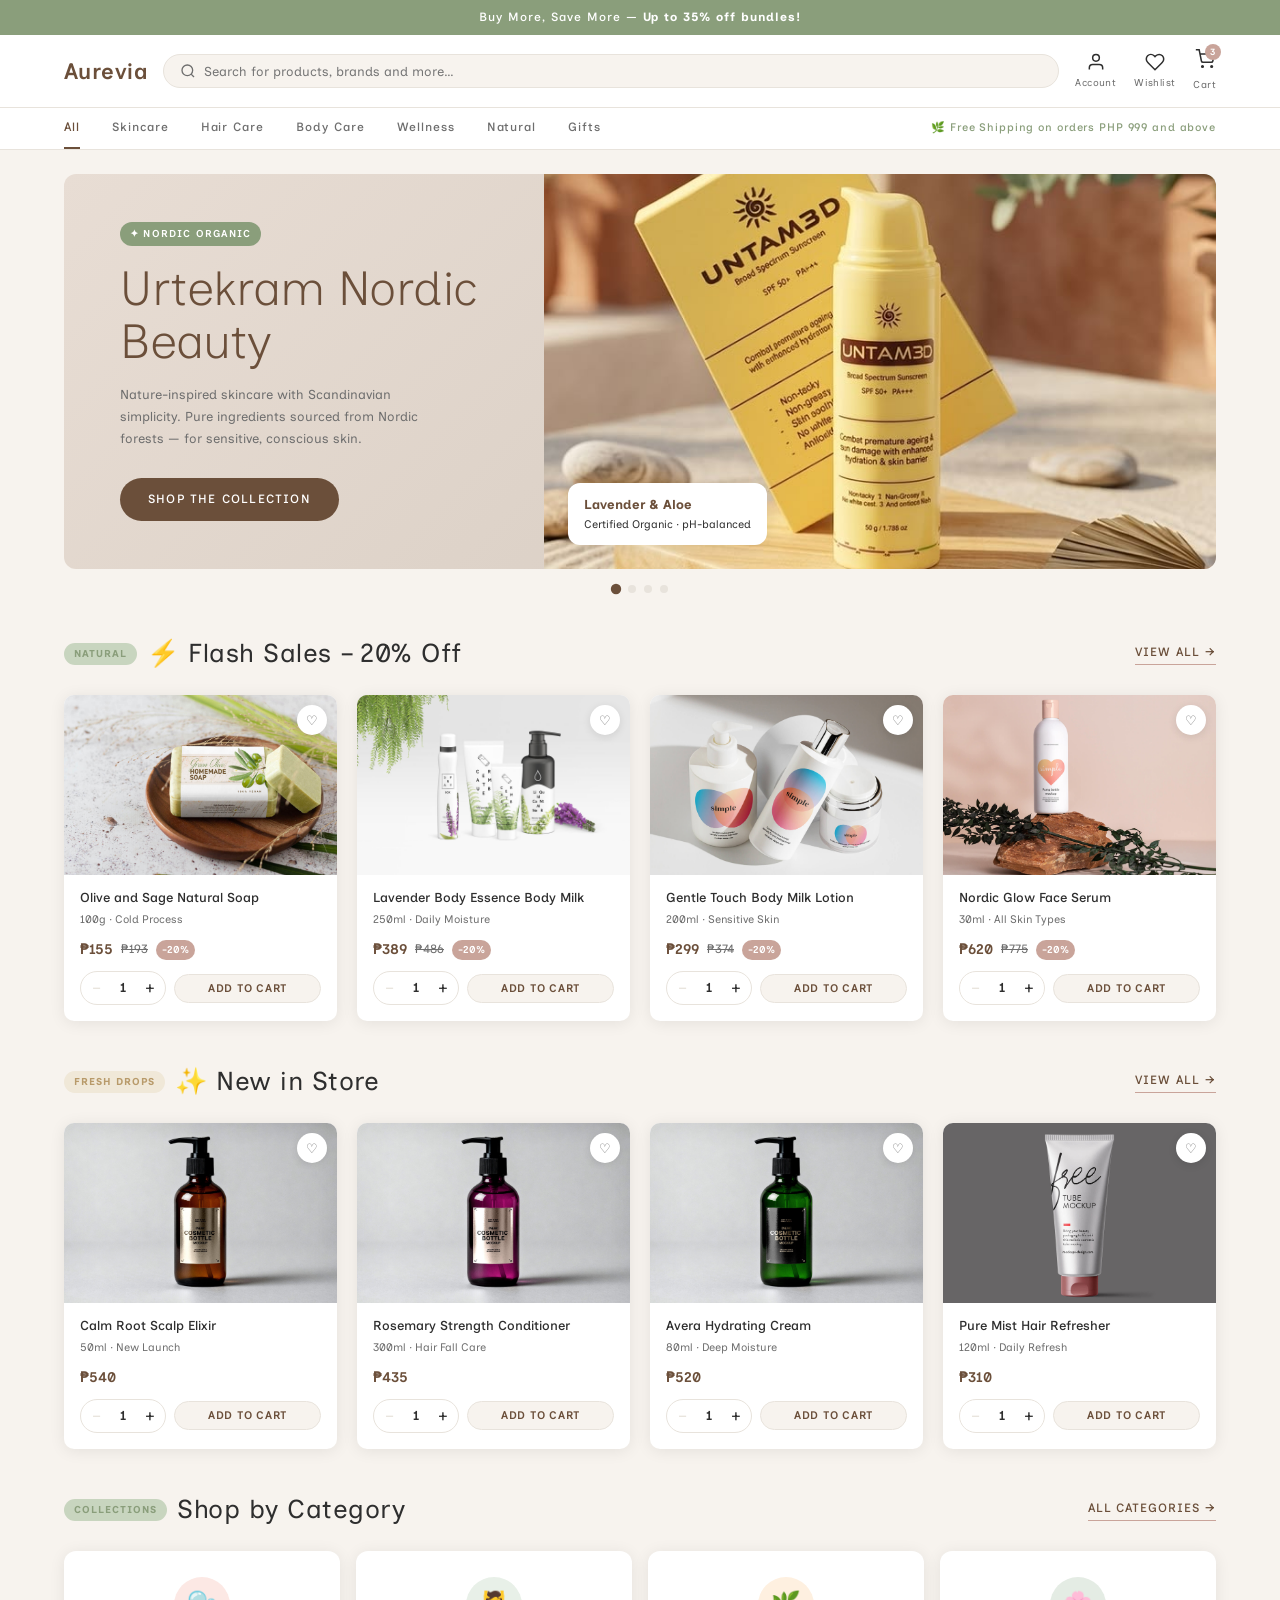
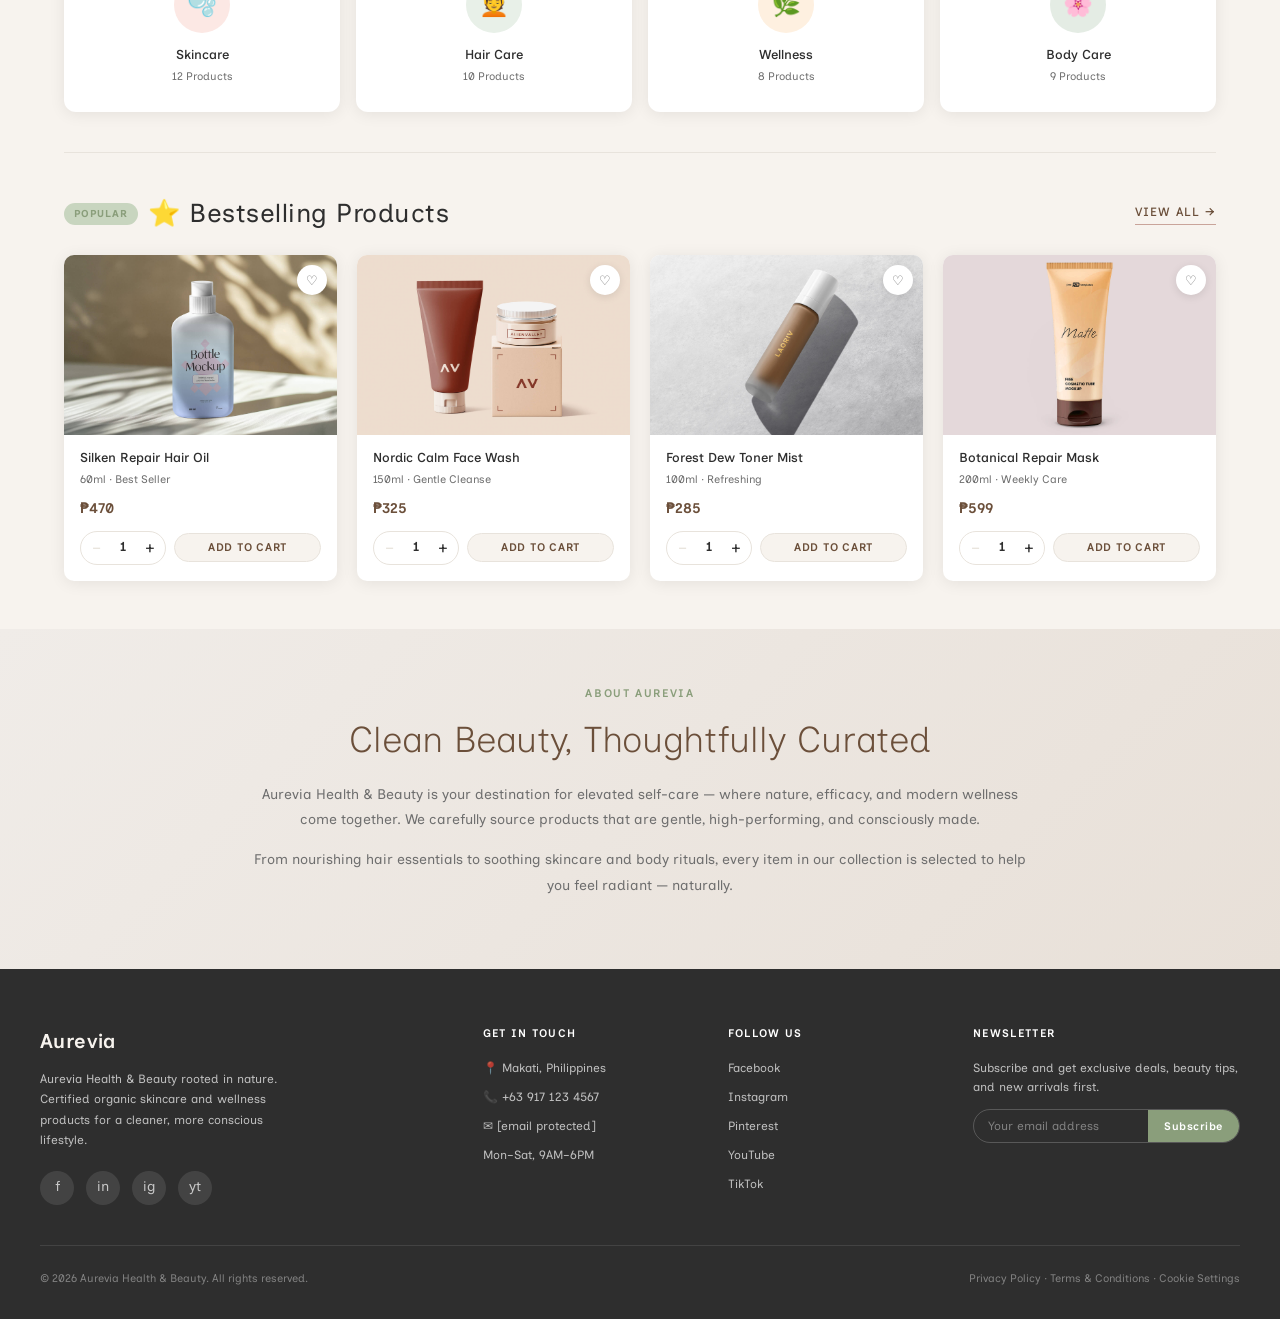
<file: Index.html>
<!DOCTYPE html>
<html lang="en">
<head>
<meta charset="UTF-8" />
<meta name="viewport" content="width=device-width, initial-scale=1.0" />
<title>Aurevia Health & Beauty</title>
<link href="https://fonts.googleapis.com/css2?family=Inclusive+Sans:ital,wght@0,300..700;1,300..700&display=swap" rel="stylesheet">
<link rel="stylesheet" href="styles.css" />
</head>
<body>

<div class="promo-bar">
  Buy More, Save More — <span>Up to 35% off bundles!</span>
</div>

<header>
  <div class="header-inner">
    <a href="storefront-homepage.html" class="logo">Aurevia</a>
    <div class="search-bar">
      <svg width="16" height="16" fill="none" viewBox="0 0 24 24" stroke="currentColor" stroke-width="2"><circle cx="11" cy="11" r="8"/><path d="m21 21-4.35-4.35"/></svg>
      <input type="text" placeholder="Search for products, brands and more…" />
    </div>
    <div class="header-icons">
      <a href="#" class="header-icon-btn" onclick="(function(){var u=JSON.parse(localStorage.getItem('aurevia_user')||'null');window.location.href=(u&&u.loggedIn)?'profile.html':'login.html';return false;})()"><svg width="20" height="20" fill="none" viewBox="0 0 24 24" stroke="currentColor" stroke-width="1.8"><path d="M20 21v-2a4 4 0 0 0-4-4H8a4 4 0 0 0-4 4v2"/><circle cx="12" cy="7" r="4"/></svg><span>Account</span></a>
      <a href="order-history.html" class="header-icon-btn"><svg width="20" height="20" fill="none" viewBox="0 0 24 24" stroke="currentColor" stroke-width="1.8"><path d="M20.84 4.61a5.5 5.5 0 0 0-7.78 0L12 5.67l-1.06-1.06a5.5 5.5 0 0 0-7.78 7.78l1.06 1.06L12 21.23l7.78-7.78 1.06-1.06a5.5 5.5 0 0 0 0-7.78z"/></svg><span>Wishlist</span></a>
      <a href="cart.html" class="header-icon-btn"><div class="cart-badge">
          <svg width="20" height="20" fill="none" viewBox="0 0 24 24" stroke="currentColor" stroke-width="1.8"><circle cx="9" cy="21" r="1"/><circle cx="20" cy="21" r="1"/><path d="M1 1h4l2.68 13.39a2 2 0 0 0 2 1.61h9.72a2 2 0 0 0 2-1.61L23 6H6"/></svg>
          <span class="badge">3</span>
        </div><span>Cart</span></a>
    </div>
  </div>
</header>

<div class="sub-nav">
  <div class="sub-nav-inner">
    <span class="active">All</span>
    <span>Skincare</span>
    <span>Hair Care</span>
    <span>Body Care</span>
    <span>Wellness</span>
    <span>Natural</span>
    <span>Gifts</span>
    <span class="free-ship">🌿 Free Shipping on orders PHP 999 and above</span>
  </div>
</div>

<div class="hero">
  <div class="hero-slide active" id="slide-0">
    <div class="hero-content">
      <span class="hero-tag">✦ Nordic Organic</span>
      <h1>Urtekram Nordic Beauty</h1>
      <p>Nature-inspired skincare with Scandinavian simplicity. Pure ingredients sourced from Nordic forests — for sensitive, conscious skin.</p>
      <a href="product-catalog.html" class="btn-primary">Shop the Collection</a>
    </div>
    <div class="hero-image">
      <img src="pictures/hero-img-1.jfif" alt="Hero product 1" />
      <div class="hero-floater">
        <strong>Lavender & Aloe</strong>
        Certified Organic · pH-balanced
      </div>
    </div>
  </div>

  <div class="hero-slide" id="slide-1" style="background: linear-gradient(135deg, #e4eee8 0%, #d4e4d8 100%);">
    <div class="hero-content">
      <span class="hero-tag" style="background: var(--dusty-rose);">✦ New Season</span>
      <h1>Gentle Care for Every Skin</h1>
      <p>Dermatologically tested formulas free from parabens, sulfates, and synthetic fragrances. Kind to you, kind to the planet.</p>
      <a href="product-catalog.html" class="btn-primary" style="background: var(--sage);">Explore New Arrivals</a>
    </div>
    <div class="hero-image">
      <img src="pictures/hero-img-2.jfif" alt="Hero product 2" />
      <div class="hero-floater">
        <strong>Rose & Chamomile</strong>
        Vegan · Eco-certified
      </div>
    </div>
  </div>

  <div class="hero-slide" id="slide-2" style="background: linear-gradient(135deg, #f5ede4 0%, #e8d8cc 100%);">
    <div class="hero-content">
      <span class="hero-tag" style="background: var(--warm-brown);">✦ Best Seller</span>
      <h1>Nourish from the Inside Out</h1>
      <p>Rich botanical formulas crafted with cold-pressed oils and plant actives — deeply moisturising, naturally radiant results.</p>
      <a href="product.html?id=pr9" class="btn-primary">Shop Best Sellers</a>
    </div>
    <div class="hero-image">
      <img src="pictures/hero-img-3.png" alt="Hero product 3" />
      <div class="hero-floater">
        <strong>Argan & Jojoba</strong>
        Cold-pressed · Cruelty-free
      </div>
    </div>
  </div>

  <div class="hero-slide" id="slide-3" style="background: linear-gradient(135deg, #eae4f0 0%, #d8d0e8 100%);">
    <div class="hero-content">
      <span class="hero-tag" style="background: var(--gold);">✦ Limited Edition</span>
      <h1>Ritual Beauty, Redefined</h1>
      <p>A curated collection of sensorial skincare — slow beauty for those who believe in the power of intentional self-care.</p>
      <a href="product-catalog.html" class="btn-primary" style="background: var(--gold);">Explore Collection</a>
    </div>
    <div class="hero-image">
      <img src="pictures/hero-img-4.jfif" alt="Hero product 4" />
      <div class="hero-floater">
        <strong>Neroli & Frankincense</strong>
        Limited · 500 units only
      </div>
    </div>
  </div>

  <div class="hero-dots">
    <div class="dot active" data-slide="0"></div>
    <div class="dot" data-slide="1"></div>
    <div class="dot" data-slide="2"></div>
    <div class="dot" data-slide="3"></div>
  </div>
</div>

<section>
  <div class="section-header">
    <div class="section-label">
      <span class="tag">Natural</span>
      <h2 class="section-title">⚡ Flash Sales – 20% Off</h2>
    </div>
    <a href="product-catalog.html" class="section-cta">View All →</a>
  </div>
  <div class="product-grid">
    <div class="product-card" data-id="pr1">
      <div class="product-img">
        <img src="pictures/pr1.jpg" alt="Olive and Sage Natural Soap" />
        <button class="wishlist-btn">♡</button>
      </div>
      <div class="product-info">
        <div class="product-name">Olive and Sage Natural Soap</div>
        <div class="product-sub">100g · Cold Process</div>
        <div class="product-price">
          <span class="price-current">₱155</span>
          <span class="price-original">₱193</span>
          <span class="badge-sale">-20%</span>
        </div>
        <div class="card-actions">
          <div class="qty-control">
            <button type="button" class="qty-btn qty-minus">−</button>
            <span class="qty-value">1</span>
            <button type="button" class="qty-btn qty-plus">+</button>
          </div>
          <button class="add-to-cart">Add to Cart</button>
        </div>
      </div>
    </div>

    <div class="product-card" data-id="pr2">
      <div class="product-img">
        <img src="pictures/pr2.jpg" alt="Lavender Body Milk" />
        <button class="wishlist-btn">♡</button>
      </div>
      <div class="product-info">
        <div class="product-name">Lavender Body Essence Body Milk</div>
        <div class="product-sub">250ml · Daily Moisture</div>
        <div class="product-price">
          <span class="price-current">₱389</span>
          <span class="price-original">₱486</span>
          <span class="badge-sale">-20%</span>
        </div>
        <div class="card-actions">
          <div class="qty-control">
            <button type="button" class="qty-btn qty-minus">−</button>
            <span class="qty-value">1</span>
            <button type="button" class="qty-btn qty-plus">+</button>
          </div>
          <button class="add-to-cart">Add to Cart</button>
        </div>
      </div>
    </div>

    <div class="product-card" data-id="pr3">
      <div class="product-img">
        <img src="pictures/pr3.jpg" alt="Gentle Touch Body Milk Lotion" />
        <button class="wishlist-btn">♡</button>
      </div>
      <div class="product-info">
        <div class="product-name">Gentle Touch Body Milk Lotion</div>
        <div class="product-sub">200ml · Sensitive Skin</div>
        <div class="product-price">
          <span class="price-current">₱299</span>
          <span class="price-original">₱374</span>
          <span class="badge-sale">-20%</span>
        </div>
        <div class="card-actions">
          <div class="qty-control">
            <button type="button" class="qty-btn qty-minus">−</button>
            <span class="qty-value">1</span>
            <button type="button" class="qty-btn qty-plus">+</button>
          </div>
          <button class="add-to-cart">Add to Cart</button>
        </div>
      </div>
    </div>

    <div class="product-card" data-id="pr4">
      <div class="product-img">
        <img src="pictures/pr4.jpg" alt="Nordic Glow Face Serum" />
        <button class="wishlist-btn">♡</button>
      </div>
      <div class="product-info">
        <div class="product-name">Nordic Glow Face Serum</div>
        <div class="product-sub">30ml · All Skin Types</div>
        <div class="product-price">
          <span class="price-current">₱620</span>
          <span class="price-original">₱775</span>
          <span class="badge-sale">-20%</span>
        </div>
        <div class="card-actions">
          <div class="qty-control">
            <button type="button" class="qty-btn qty-minus">−</button>
            <span class="qty-value">1</span>
            <button type="button" class="qty-btn qty-plus">+</button>
          </div>
          <button class="add-to-cart">Add to Cart</button>
        </div>
      </div>
    </div>
  </div>
</section>

<section>
  <div class="section-header">
    <div class="section-label">
      <span class="tag featured">Fresh Drops</span>
      <h2 class="section-title">✨ New in Store</h2>
    </div>
    <a href="product-catalog.html" class="section-cta">View All →</a>
  </div>
  <div class="product-grid">
    <div class="product-card" data-id="pr5">
      <div class="product-img">
        <img src="pictures/pr5.jpg" alt="Calm Root Scalp Elixir" />
        <button class="wishlist-btn">♡</button>
      </div>
      <div class="product-info">
        <div class="product-name">Calm Root Scalp Elixir</div>
        <div class="product-sub">50ml · New Launch</div>
        <div class="product-price">
          <span class="price-current">₱540</span>
        </div>
        <div class="card-actions">
          <div class="qty-control">
            <button type="button" class="qty-btn qty-minus">−</button>
            <span class="qty-value">1</span>
            <button type="button" class="qty-btn qty-plus">+</button>
          </div>
          <button class="add-to-cart">Add to Cart</button>
        </div>
      </div>
    </div>

    <div class="product-card" data-id="pr6">
      <div class="product-img">
        <img src="pictures/pr6.jpg" alt="Rosemary Strength Conditioner" />
        <button class="wishlist-btn">♡</button>
      </div>
      <div class="product-info">
        <div class="product-name">Rosemary Strength Conditioner</div>
        <div class="product-sub">300ml · Hair Fall Care</div>
        <div class="product-price">
          <span class="price-current">₱435</span>
        </div>
        <div class="card-actions">
          <div class="qty-control">
            <button type="button" class="qty-btn qty-minus">−</button>
            <span class="qty-value">1</span>
            <button type="button" class="qty-btn qty-plus">+</button>
          </div>
          <button class="add-to-cart">Add to Cart</button>
        </div>
      </div>
    </div>

    <div class="product-card" data-id="pr7">
      <div class="product-img">
        <img src="pictures/pr7.jpg" alt="Avera Hydrating Cream" />
        <button class="wishlist-btn">♡</button>
      </div>
      <div class="product-info">
        <div class="product-name">Avera Hydrating Cream</div>
        <div class="product-sub">80ml · Deep Moisture</div>
        <div class="product-price">
          <span class="price-current">₱520</span>
        </div>
        <div class="card-actions">
          <div class="qty-control">
            <button type="button" class="qty-btn qty-minus">−</button>
            <span class="qty-value">1</span>
            <button type="button" class="qty-btn qty-plus">+</button>
          </div>
          <button class="add-to-cart">Add to Cart</button>
        </div>
      </div>
    </div>

    <div class="product-card" data-id="pr8">
      <div class="product-img">
        <img src="pictures/pr8.jpg" alt="Pure Mist Hair Refresher" />
        <button class="wishlist-btn">♡</button>
      </div>
      <div class="product-info">
        <div class="product-name">Pure Mist Hair Refresher</div>
        <div class="product-sub">120ml · Daily Refresh</div>
        <div class="product-price">
          <span class="price-current">₱310</span>
        </div>
        <div class="card-actions">
          <div class="qty-control">
            <button type="button" class="qty-btn qty-minus">−</button>
            <span class="qty-value">1</span>
            <button type="button" class="qty-btn qty-plus">+</button>
          </div>
          <button class="add-to-cart">Add to Cart</button>
        </div>
      </div>
    </div>
  </div>
</section>

<section>
  <div class="section-header">
    <div class="section-label">
      <span class="tag">Collections</span>
      <h2 class="section-title">Shop by Category</h2>
    </div>
    <a href="product-catalog.html" class="section-cta">All Categories →</a>
  </div>
  <div class="category-grid">
    <a class="category-card" href="product-catalog.html">
      <div class="category-icon skincare">🫧</div>
      <div class="category-name">Skincare</div>
      <div class="category-count">12 Products</div>
    </a>
    <a class="category-card" href="product-catalog.html">
      <div class="category-icon beauty">💆</div>
      <div class="category-name">Hair Care</div>
      <div class="category-count">10 Products</div>
    </a>
    <a class="category-card" href="product-catalog.html">
      <div class="category-icon health">🌿</div>
      <div class="category-name">Wellness</div>
      <div class="category-count">8 Products</div>
    </a>
    <a class="category-card" href="product-catalog.html">
      <div class="category-icon natural">🌸</div>
      <div class="category-name">Body Care</div>
      <div class="category-count">9 Products</div>
    </a>
  </div>
</section>

<div class="divider"><hr></div>

<section>
  <div class="section-header">
    <div class="section-label">
      <span class="tag">Popular</span>
      <h2 class="section-title">⭐ Bestselling Products</h2>
    </div>
    <a href="product-catalog.html" class="section-cta">View All →</a>
  </div>
  <div class="product-grid">
    <div class="product-card" data-id="pr9">
      <div class="product-img">
        <img src="pictures/pr9.jpg" alt="Silken Repair Hair Oil" />
        <button class="wishlist-btn">♡</button>
      </div>
      <div class="product-info">
        <div class="product-name">Silken Repair Hair Oil</div>
        <div class="product-sub">60ml · Best Seller</div>
        <div class="product-price">
          <span class="price-current">₱470</span>
        </div>
        <div class="card-actions">
          <div class="qty-control">
            <button type="button" class="qty-btn qty-minus">−</button>
            <span class="qty-value">1</span>
            <button type="button" class="qty-btn qty-plus">+</button>
          </div>
          <button class="add-to-cart">Add to Cart</button>
        </div>
      </div>
    </div>

    <div class="product-card" data-id="pr10">
      <div class="product-img">
        <img src="pictures/pr10.jpg" alt="Nordic Calm Face Wash" />
        <button class="wishlist-btn">♡</button>
      </div>
      <div class="product-info">
        <div class="product-name">Nordic Calm Face Wash</div>
        <div class="product-sub">150ml · Gentle Cleanse</div>
        <div class="product-price">
          <span class="price-current">₱325</span>
        </div>
        <div class="card-actions">
          <div class="qty-control">
            <button type="button" class="qty-btn qty-minus">−</button>
            <span class="qty-value">1</span>
            <button type="button" class="qty-btn qty-plus">+</button>
          </div>
          <button class="add-to-cart">Add to Cart</button>
        </div>
      </div>
    </div>

    <div class="product-card" data-id="pr11">
      <div class="product-img">
        <img src="pictures/pr11.jpg" alt="Forest Dew Toner Mist" />
        <button class="wishlist-btn">♡</button>
      </div>
      <div class="product-info">
        <div class="product-name">Forest Dew Toner Mist</div>
        <div class="product-sub">100ml · Refreshing</div>
        <div class="product-price">
          <span class="price-current">₱285</span>
        </div>
        <div class="card-actions">
          <div class="qty-control">
            <button type="button" class="qty-btn qty-minus">−</button>
            <span class="qty-value">1</span>
            <button type="button" class="qty-btn qty-plus">+</button>
          </div>
          <button class="add-to-cart">Add to Cart</button>
        </div>
      </div>
    </div>

    <div class="product-card" data-id="pr12">
      <div class="product-img">
        <img src="pictures/pr12.jpg" alt="Botanical Repair Mask" />
        <button class="wishlist-btn">♡</button>
      </div>
      <div class="product-info">
        <div class="product-name">Botanical Repair Mask</div>
        <div class="product-sub">200ml · Weekly Care</div>
        <div class="product-price">
          <span class="price-current">₱599</span>
        </div>
        <div class="card-actions">
          <div class="qty-control">
            <button type="button" class="qty-btn qty-minus">−</button>
            <span class="qty-value">1</span>
            <button type="button" class="qty-btn qty-plus">+</button>
          </div>
          <button class="add-to-cart">Add to Cart</button>
        </div>
      </div>
    </div>
  </div>
</section>

<div class="about-section">
  <div class="about-inner">
    <div class="brand-tag">About Aurevia</div>
    <h2>Clean Beauty, Thoughtfully Curated</h2>
    <p>Aurevia Health & Beauty is your destination for elevated self-care — where nature, efficacy, and modern wellness come together. We carefully source products that are gentle, high-performing, and consciously made.</p>
    <p>From nourishing hair essentials to soothing skincare and body rituals, every item in our collection is selected to help you feel radiant — naturally.</p>
  </div>
</div>

<footer>
  <div class="footer-inner">
    <div class="footer-brand">
      <div class="logo">Aurevia</div>
      <p>Aurevia Health & Beauty rooted in nature. Certified organic skincare and wellness products for a cleaner, more conscious lifestyle.</p>
      <div class="social-icons" style="margin-top: 20px;">
        <a href="#">f</a>
        <a href="#">in</a>
        <a href="#">ig</a>
        <a href="#">yt</a>
      </div>
    </div>

    <div class="footer-col">
      <h4>Get in Touch</h4>
      <ul>
        <li>📍 Makati, Philippines</li>
        <li>📞 +63 917 123 4567</li>
        <li>✉ <a href="/cdn-cgi/l/email-protection" class="__cf_email__" data-cfemail="fe969b929291be9f8b8c9b88979fd08e96">[email&#160;protected]</a></li>
        <li>Mon–Sat, 9AM–6PM</li>
      </ul>
    </div>

    <div class="footer-col">
      <h4>Follow Us</h4>
      <ul>
        <li>Facebook</li>
        <li>Instagram</li>
        <li>Pinterest</li>
        <li>YouTube</li>
        <li>TikTok</li>
      </ul>
    </div>

    <div class="footer-col">
      <h4>Newsletter</h4>
      <p style="font-size:12px;line-height:1.6;margin-bottom:12px;">Subscribe and get exclusive deals, beauty tips, and new arrivals first.</p>
      <div class="newsletter-input-wrap">
        <input type="email" placeholder="Your email address" />
        <button>Subscribe</button>
      </div>
    </div>
  </div>

  <div class="footer-bottom">
    <span>© 2026 Aurevia Health &amp; Beauty. All rights reserved.</span>
    <span>Privacy Policy · Terms &amp; Conditions · Cookie Settings</span>
  </div>
</footer>

<script src="scripts.js"></script>
</body>
</html>
</file>
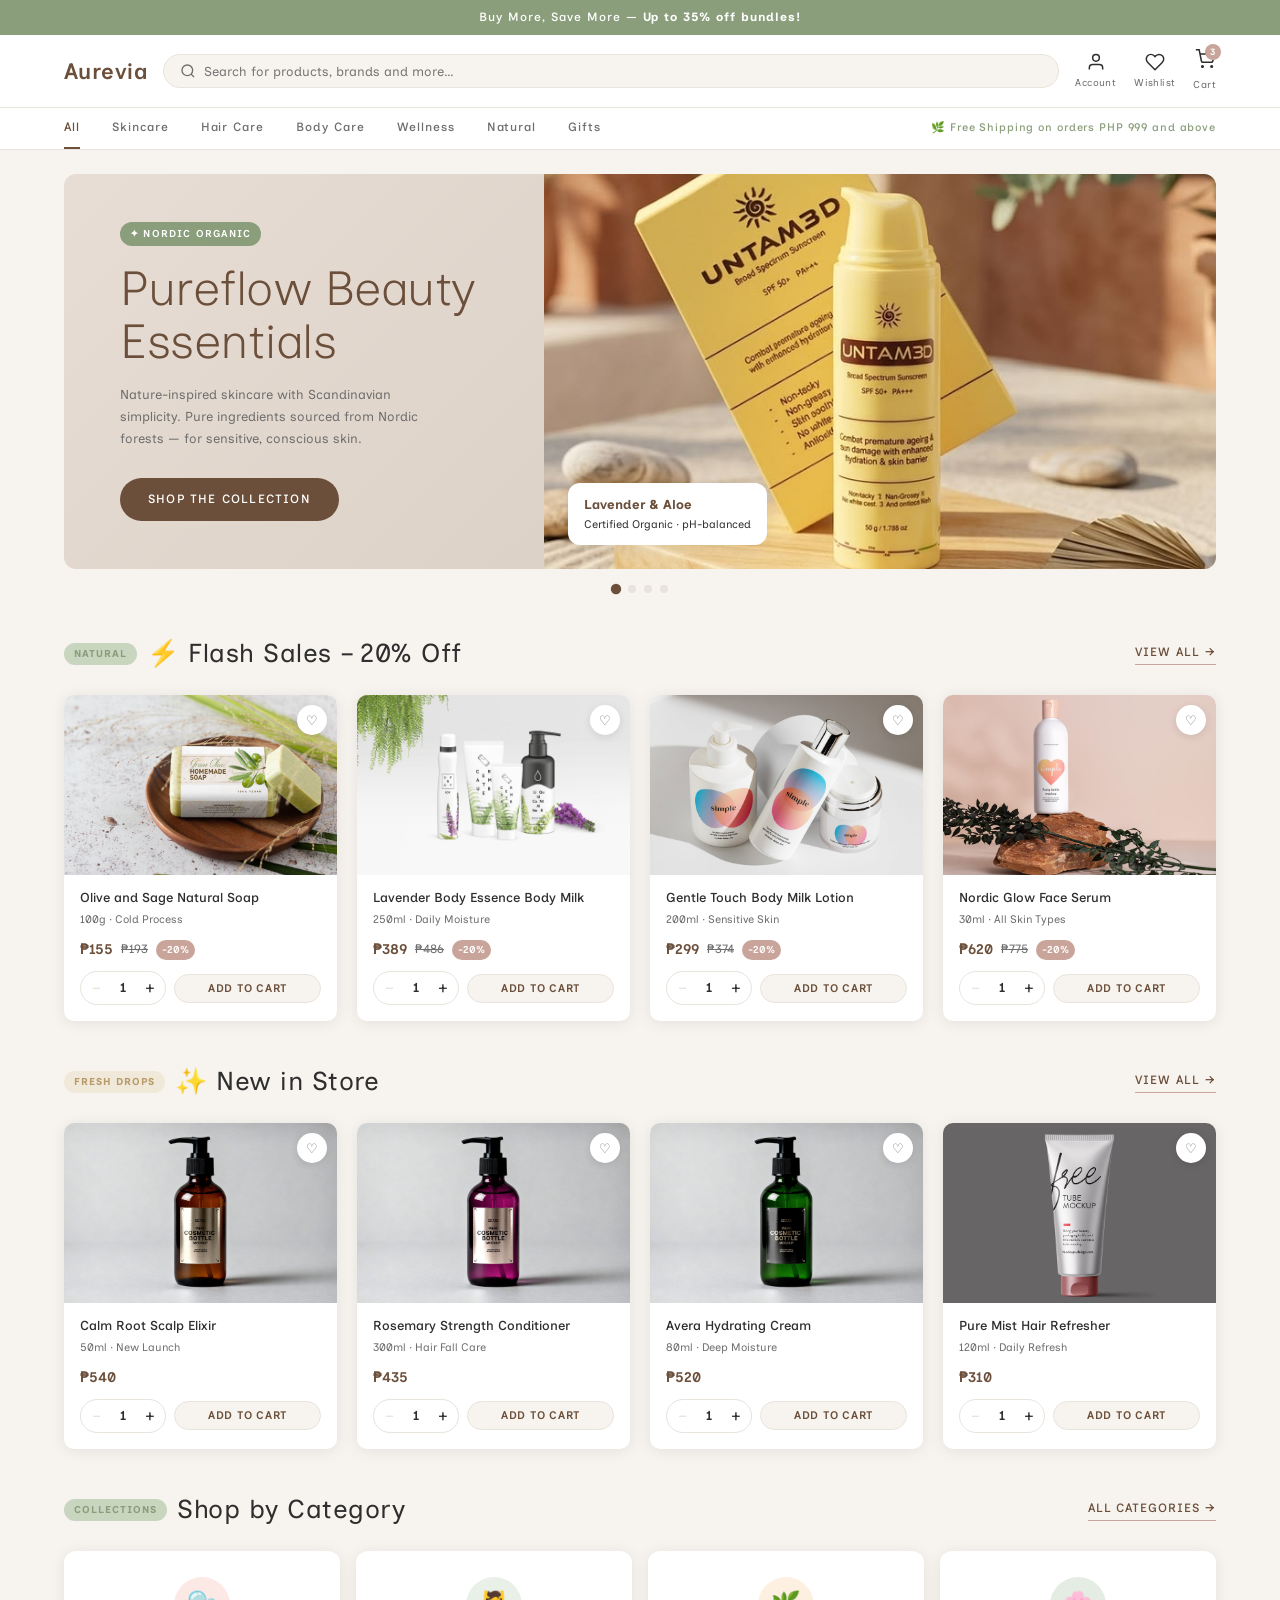
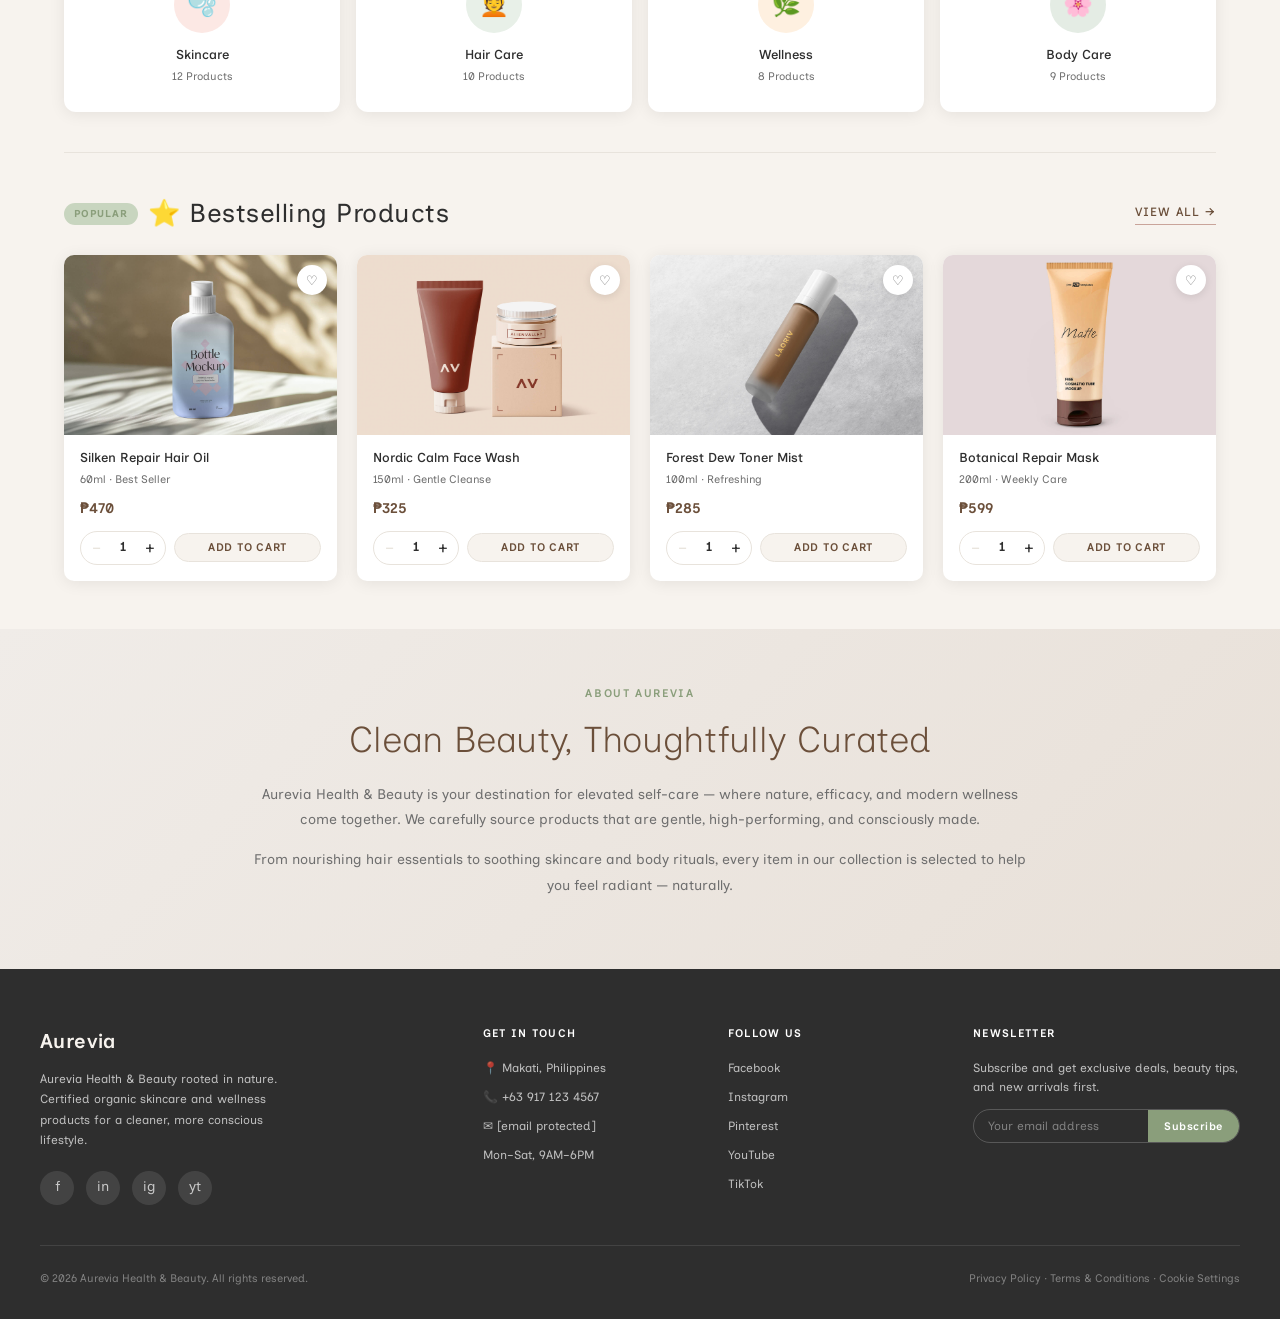
<file: index.html>
<!DOCTYPE html>
<html lang="en">
<head>
<meta charset="UTF-8" />
<meta name="viewport" content="width=device-width, initial-scale=1.0" />
<title>Aurevia Health & Beauty</title>
<link href="https://fonts.googleapis.com/css2?family=Inclusive+Sans:ital,wght@0,300..700;1,300..700&display=swap" rel="stylesheet">
<link rel="stylesheet" href="styles.css" />
</head>
<body>

<div class="promo-bar">
  Buy More, Save More — <span>Up to 35% off bundles!</span>
</div>

<header>
  <div class="header-inner">
    <a href="storefront-homepage.html" class="logo">Aurevia</a>
    <div class="search-bar">
      <svg width="16" height="16" fill="none" viewBox="0 0 24 24" stroke="currentColor" stroke-width="2"><circle cx="11" cy="11" r="8"/><path d="m21 21-4.35-4.35"/></svg>
      <input type="text" placeholder="Search for products, brands and more…" />
    </div>
    <div class="header-icons">
      <a href="#" class="header-icon-btn" onclick="(function(){var u=JSON.parse(localStorage.getItem('aurevia_user')||'null');window.location.href=(u&&u.loggedIn)?'profile.html':'login.html';return false;})()"><svg width="20" height="20" fill="none" viewBox="0 0 24 24" stroke="currentColor" stroke-width="1.8"><path d="M20 21v-2a4 4 0 0 0-4-4H8a4 4 0 0 0-4 4v2"/><circle cx="12" cy="7" r="4"/></svg><span>Account</span></a>
      <a href="order-history.html" class="header-icon-btn"><svg width="20" height="20" fill="none" viewBox="0 0 24 24" stroke="currentColor" stroke-width="1.8"><path d="M20.84 4.61a5.5 5.5 0 0 0-7.78 0L12 5.67l-1.06-1.06a5.5 5.5 0 0 0-7.78 7.78l1.06 1.06L12 21.23l7.78-7.78 1.06-1.06a5.5 5.5 0 0 0 0-7.78z"/></svg><span>Wishlist</span></a>
      <a href="cart.html" class="header-icon-btn"><div class="cart-badge">
          <svg width="20" height="20" fill="none" viewBox="0 0 24 24" stroke="currentColor" stroke-width="1.8"><circle cx="9" cy="21" r="1"/><circle cx="20" cy="21" r="1"/><path d="M1 1h4l2.68 13.39a2 2 0 0 0 2 1.61h9.72a2 2 0 0 0 2-1.61L23 6H6"/></svg>
          <span class="badge">3</span>
        </div><span>Cart</span></a>
    </div>
  </div>
</header>

<div class="sub-nav">
  <div class="sub-nav-inner">
    <span class="active">All</span>
    <span>Skincare</span>
    <span>Hair Care</span>
    <span>Body Care</span>
    <span>Wellness</span>
    <span>Natural</span>
    <span>Gifts</span>
    <span class="free-ship">🌿 Free Shipping on orders PHP 999 and above</span>
  </div>
</div>

<div class="hero">
  <div class="hero-slide active" id="slide-0">
    <div class="hero-content">
      <span class="hero-tag">✦ Nordic Organic</span>
      <h1>Pureflow Beauty Essentials</h1>
      <p>Nature-inspired skincare with Scandinavian simplicity. Pure ingredients sourced from Nordic forests — for sensitive, conscious skin.</p>
      <a href="product-catalog.html" class="btn-primary">Shop the Collection</a>
    </div>
    <div class="hero-image">
      <img src="pictures/hero-img-1.jfif" alt="Hero product 1" />
      <div class="hero-floater">
        <strong>Lavender & Aloe</strong>
        Certified Organic · pH-balanced
      </div>
    </div>
  </div>

  <div class="hero-slide" id="slide-1" style="background: linear-gradient(135deg, #e4eee8 0%, #d4e4d8 100%);">
    <div class="hero-content">
      <span class="hero-tag" style="background: var(--dusty-rose);">✦ New Season</span>
      <h1>Gentle Care for Every Skin</h1>
      <p>Dermatologically tested formulas free from parabens, sulfates, and synthetic fragrances. Kind to you, kind to the planet.</p>
      <a href="product-catalog.html" class="btn-primary" style="background: var(--sage);">Explore New Arrivals</a>
    </div>
    <div class="hero-image">
      <img src="pictures/hero-img-2.jfif" alt="Hero product 2" />
      <div class="hero-floater">
        <strong>Rose & Chamomile</strong>
        Vegan · Eco-certified
      </div>
    </div>
  </div>

  <div class="hero-slide" id="slide-2" style="background: linear-gradient(135deg, #f5ede4 0%, #e8d8cc 100%);">
    <div class="hero-content">
      <span class="hero-tag" style="background: var(--warm-brown);">✦ Best Seller</span>
      <h1>Nourish from the Inside Out</h1>
      <p>Rich botanical formulas crafted with cold-pressed oils and plant actives — deeply moisturising, naturally radiant results.</p>
      <a href="product.html?id=pr9" class="btn-primary">Shop Best Sellers</a>
    </div>
    <div class="hero-image">
      <img src="pictures/hero-img-3.png" alt="Hero product 3" />
      <div class="hero-floater">
        <strong>Argan & Jojoba</strong>
        Cold-pressed · Cruelty-free
      </div>
    </div>
  </div>

  <div class="hero-slide" id="slide-3" style="background: linear-gradient(135deg, #eae4f0 0%, #d8d0e8 100%);">
    <div class="hero-content">
      <span class="hero-tag" style="background: var(--gold);">✦ Limited Edition</span>
      <h1>Ritual Beauty, Redefined</h1>
      <p>A curated collection of sensorial skincare — slow beauty for those who believe in the power of intentional self-care.</p>
      <a href="product-catalog.html" class="btn-primary" style="background: var(--gold);">Explore Collection</a>
    </div>
    <div class="hero-image">
      <img src="pictures/hero-img-4.jfif" alt="Hero product 4" />
      <div class="hero-floater">
        <strong>Neroli & Frankincense</strong>
        Limited · 500 units only
      </div>
    </div>
  </div>

  <div class="hero-dots">
    <div class="dot active" data-slide="0"></div>
    <div class="dot" data-slide="1"></div>
    <div class="dot" data-slide="2"></div>
    <div class="dot" data-slide="3"></div>
  </div>
</div>

<section>
  <div class="section-header">
    <div class="section-label">
      <span class="tag">Natural</span>
      <h2 class="section-title">⚡ Flash Sales – 20% Off</h2>
    </div>
    <a href="product-catalog.html" class="section-cta">View All →</a>
  </div>
  <div class="product-grid">
    <div class="product-card" data-id="pr1">
      <div class="product-img">
        <img src="pictures/pr1.jpg" alt="Olive and Sage Natural Soap" />
        <button class="wishlist-btn">♡</button>
      </div>
      <div class="product-info">
        <div class="product-name">Olive and Sage Natural Soap</div>
        <div class="product-sub">100g · Cold Process</div>
        <div class="product-price">
          <span class="price-current">₱155</span>
          <span class="price-original">₱193</span>
          <span class="badge-sale">-20%</span>
        </div>
        <div class="card-actions">
          <div class="qty-control">
            <button type="button" class="qty-btn qty-minus">−</button>
            <span class="qty-value">1</span>
            <button type="button" class="qty-btn qty-plus">+</button>
          </div>
          <button class="add-to-cart">Add to Cart</button>
        </div>
      </div>
    </div>

    <div class="product-card" data-id="pr2">
      <div class="product-img">
        <img src="pictures/pr2.jpg" alt="Lavender Body Milk" />
        <button class="wishlist-btn">♡</button>
      </div>
      <div class="product-info">
        <div class="product-name">Lavender Body Essence Body Milk</div>
        <div class="product-sub">250ml · Daily Moisture</div>
        <div class="product-price">
          <span class="price-current">₱389</span>
          <span class="price-original">₱486</span>
          <span class="badge-sale">-20%</span>
        </div>
        <div class="card-actions">
          <div class="qty-control">
            <button type="button" class="qty-btn qty-minus">−</button>
            <span class="qty-value">1</span>
            <button type="button" class="qty-btn qty-plus">+</button>
          </div>
          <button class="add-to-cart">Add to Cart</button>
        </div>
      </div>
    </div>

    <div class="product-card" data-id="pr3">
      <div class="product-img">
        <img src="pictures/pr3.jpg" alt="Gentle Touch Body Milk Lotion" />
        <button class="wishlist-btn">♡</button>
      </div>
      <div class="product-info">
        <div class="product-name">Gentle Touch Body Milk Lotion</div>
        <div class="product-sub">200ml · Sensitive Skin</div>
        <div class="product-price">
          <span class="price-current">₱299</span>
          <span class="price-original">₱374</span>
          <span class="badge-sale">-20%</span>
        </div>
        <div class="card-actions">
          <div class="qty-control">
            <button type="button" class="qty-btn qty-minus">−</button>
            <span class="qty-value">1</span>
            <button type="button" class="qty-btn qty-plus">+</button>
          </div>
          <button class="add-to-cart">Add to Cart</button>
        </div>
      </div>
    </div>

    <div class="product-card" data-id="pr4">
      <div class="product-img">
        <img src="pictures/pr4.jpg" alt="Nordic Glow Face Serum" />
        <button class="wishlist-btn">♡</button>
      </div>
      <div class="product-info">
        <div class="product-name">Nordic Glow Face Serum</div>
        <div class="product-sub">30ml · All Skin Types</div>
        <div class="product-price">
          <span class="price-current">₱620</span>
          <span class="price-original">₱775</span>
          <span class="badge-sale">-20%</span>
        </div>
        <div class="card-actions">
          <div class="qty-control">
            <button type="button" class="qty-btn qty-minus">−</button>
            <span class="qty-value">1</span>
            <button type="button" class="qty-btn qty-plus">+</button>
          </div>
          <button class="add-to-cart">Add to Cart</button>
        </div>
      </div>
    </div>
  </div>
</section>

<section>
  <div class="section-header">
    <div class="section-label">
      <span class="tag featured">Fresh Drops</span>
      <h2 class="section-title">✨ New in Store</h2>
    </div>
    <a href="product-catalog.html" class="section-cta">View All →</a>
  </div>
  <div class="product-grid">
    <div class="product-card" data-id="pr5">
      <div class="product-img">
        <img src="pictures/pr5.jpg" alt="Calm Root Scalp Elixir" />
        <button class="wishlist-btn">♡</button>
      </div>
      <div class="product-info">
        <div class="product-name">Calm Root Scalp Elixir</div>
        <div class="product-sub">50ml · New Launch</div>
        <div class="product-price">
          <span class="price-current">₱540</span>
        </div>
        <div class="card-actions">
          <div class="qty-control">
            <button type="button" class="qty-btn qty-minus">−</button>
            <span class="qty-value">1</span>
            <button type="button" class="qty-btn qty-plus">+</button>
          </div>
          <button class="add-to-cart">Add to Cart</button>
        </div>
      </div>
    </div>

    <div class="product-card" data-id="pr6">
      <div class="product-img">
        <img src="pictures/pr6.jpg" alt="Rosemary Strength Conditioner" />
        <button class="wishlist-btn">♡</button>
      </div>
      <div class="product-info">
        <div class="product-name">Rosemary Strength Conditioner</div>
        <div class="product-sub">300ml · Hair Fall Care</div>
        <div class="product-price">
          <span class="price-current">₱435</span>
        </div>
        <div class="card-actions">
          <div class="qty-control">
            <button type="button" class="qty-btn qty-minus">−</button>
            <span class="qty-value">1</span>
            <button type="button" class="qty-btn qty-plus">+</button>
          </div>
          <button class="add-to-cart">Add to Cart</button>
        </div>
      </div>
    </div>

    <div class="product-card" data-id="pr7">
      <div class="product-img">
        <img src="pictures/pr7.jpg" alt="Avera Hydrating Cream" />
        <button class="wishlist-btn">♡</button>
      </div>
      <div class="product-info">
        <div class="product-name">Avera Hydrating Cream</div>
        <div class="product-sub">80ml · Deep Moisture</div>
        <div class="product-price">
          <span class="price-current">₱520</span>
        </div>
        <div class="card-actions">
          <div class="qty-control">
            <button type="button" class="qty-btn qty-minus">−</button>
            <span class="qty-value">1</span>
            <button type="button" class="qty-btn qty-plus">+</button>
          </div>
          <button class="add-to-cart">Add to Cart</button>
        </div>
      </div>
    </div>

    <div class="product-card" data-id="pr8">
      <div class="product-img">
        <img src="pictures/pr8.jpg" alt="Pure Mist Hair Refresher" />
        <button class="wishlist-btn">♡</button>
      </div>
      <div class="product-info">
        <div class="product-name">Pure Mist Hair Refresher</div>
        <div class="product-sub">120ml · Daily Refresh</div>
        <div class="product-price">
          <span class="price-current">₱310</span>
        </div>
        <div class="card-actions">
          <div class="qty-control">
            <button type="button" class="qty-btn qty-minus">−</button>
            <span class="qty-value">1</span>
            <button type="button" class="qty-btn qty-plus">+</button>
          </div>
          <button class="add-to-cart">Add to Cart</button>
        </div>
      </div>
    </div>
  </div>
</section>

<section>
  <div class="section-header">
    <div class="section-label">
      <span class="tag">Collections</span>
      <h2 class="section-title">Shop by Category</h2>
    </div>
    <a href="product-catalog.html" class="section-cta">All Categories →</a>
  </div>
  <div class="category-grid">
    <a class="category-card" href="product-catalog.html">
      <div class="category-icon skincare">🫧</div>
      <div class="category-name">Skincare</div>
      <div class="category-count">12 Products</div>
    </a>
    <a class="category-card" href="product-catalog.html">
      <div class="category-icon beauty">💆</div>
      <div class="category-name">Hair Care</div>
      <div class="category-count">10 Products</div>
    </a>
    <a class="category-card" href="product-catalog.html">
      <div class="category-icon health">🌿</div>
      <div class="category-name">Wellness</div>
      <div class="category-count">8 Products</div>
    </a>
    <a class="category-card" href="product-catalog.html">
      <div class="category-icon natural">🌸</div>
      <div class="category-name">Body Care</div>
      <div class="category-count">9 Products</div>
    </a>
  </div>
</section>

<div class="divider"><hr></div>

<section>
  <div class="section-header">
    <div class="section-label">
      <span class="tag">Popular</span>
      <h2 class="section-title">⭐ Bestselling Products</h2>
    </div>
    <a href="product-catalog.html" class="section-cta">View All →</a>
  </div>
  <div class="product-grid">
    <div class="product-card" data-id="pr9">
      <div class="product-img">
        <img src="pictures/pr9.jpg" alt="Silken Repair Hair Oil" />
        <button class="wishlist-btn">♡</button>
      </div>
      <div class="product-info">
        <div class="product-name">Silken Repair Hair Oil</div>
        <div class="product-sub">60ml · Best Seller</div>
        <div class="product-price">
          <span class="price-current">₱470</span>
        </div>
        <div class="card-actions">
          <div class="qty-control">
            <button type="button" class="qty-btn qty-minus">−</button>
            <span class="qty-value">1</span>
            <button type="button" class="qty-btn qty-plus">+</button>
          </div>
          <button class="add-to-cart">Add to Cart</button>
        </div>
      </div>
    </div>

    <div class="product-card" data-id="pr10">
      <div class="product-img">
        <img src="pictures/pr10.jpg" alt="Nordic Calm Face Wash" />
        <button class="wishlist-btn">♡</button>
      </div>
      <div class="product-info">
        <div class="product-name">Nordic Calm Face Wash</div>
        <div class="product-sub">150ml · Gentle Cleanse</div>
        <div class="product-price">
          <span class="price-current">₱325</span>
        </div>
        <div class="card-actions">
          <div class="qty-control">
            <button type="button" class="qty-btn qty-minus">−</button>
            <span class="qty-value">1</span>
            <button type="button" class="qty-btn qty-plus">+</button>
          </div>
          <button class="add-to-cart">Add to Cart</button>
        </div>
      </div>
    </div>

    <div class="product-card" data-id="pr11">
      <div class="product-img">
        <img src="pictures/pr11.jpg" alt="Forest Dew Toner Mist" />
        <button class="wishlist-btn">♡</button>
      </div>
      <div class="product-info">
        <div class="product-name">Forest Dew Toner Mist</div>
        <div class="product-sub">100ml · Refreshing</div>
        <div class="product-price">
          <span class="price-current">₱285</span>
        </div>
        <div class="card-actions">
          <div class="qty-control">
            <button type="button" class="qty-btn qty-minus">−</button>
            <span class="qty-value">1</span>
            <button type="button" class="qty-btn qty-plus">+</button>
          </div>
          <button class="add-to-cart">Add to Cart</button>
        </div>
      </div>
    </div>

    <div class="product-card" data-id="pr12">
      <div class="product-img">
        <img src="pictures/pr12.jpg" alt="Botanical Repair Mask" />
        <button class="wishlist-btn">♡</button>
      </div>
      <div class="product-info">
        <div class="product-name">Botanical Repair Mask</div>
        <div class="product-sub">200ml · Weekly Care</div>
        <div class="product-price">
          <span class="price-current">₱599</span>
        </div>
        <div class="card-actions">
          <div class="qty-control">
            <button type="button" class="qty-btn qty-minus">−</button>
            <span class="qty-value">1</span>
            <button type="button" class="qty-btn qty-plus">+</button>
          </div>
          <button class="add-to-cart">Add to Cart</button>
        </div>
      </div>
    </div>
  </div>
</section>

<div class="about-section">
  <div class="about-inner">
    <div class="brand-tag">About Aurevia</div>
    <h2>Clean Beauty, Thoughtfully Curated</h2>
    <p>Aurevia Health & Beauty is your destination for elevated self-care — where nature, efficacy, and modern wellness come together. We carefully source products that are gentle, high-performing, and consciously made.</p>
    <p>From nourishing hair essentials to soothing skincare and body rituals, every item in our collection is selected to help you feel radiant — naturally.</p>
  </div>
</div>

<footer>
  <div class="footer-inner">
    <div class="footer-brand">
      <div class="logo">Aurevia</div>
      <p>Aurevia Health & Beauty rooted in nature. Certified organic skincare and wellness products for a cleaner, more conscious lifestyle.</p>
      <div class="social-icons" style="margin-top: 20px;">
        <a href="#">f</a>
        <a href="#">in</a>
        <a href="#">ig</a>
        <a href="#">yt</a>
      </div>
    </div>

    <div class="footer-col">
      <h4>Get in Touch</h4>
      <ul>
        <li>📍 Makati, Philippines</li>
        <li>📞 +63 917 123 4567</li>
        <li>✉ <a href="/cdn-cgi/l/email-protection" class="__cf_email__" data-cfemail="fe969b929291be9f8b8c9b88979fd08e96">[email&#160;protected]</a></li>
        <li>Mon–Sat, 9AM–6PM</li>
      </ul>
    </div>

    <div class="footer-col">
      <h4>Follow Us</h4>
      <ul>
        <li>Facebook</li>
        <li>Instagram</li>
        <li>Pinterest</li>
        <li>YouTube</li>
        <li>TikTok</li>
      </ul>
    </div>

    <div class="footer-col">
      <h4>Newsletter</h4>
      <p style="font-size:12px;line-height:1.6;margin-bottom:12px;">Subscribe and get exclusive deals, beauty tips, and new arrivals first.</p>
      <div class="newsletter-input-wrap">
        <input type="email" placeholder="Your email address" />
        <button>Subscribe</button>
      </div>
    </div>
  </div>

  <div class="footer-bottom">
    <span>© 2026 Aurevia Health &amp; Beauty. All rights reserved.</span>
    <span>Privacy Policy · Terms &amp; Conditions · Cookie Settings</span>
  </div>
</footer>

<script src="scripts.js"></script>
</body>
</html>
</file>
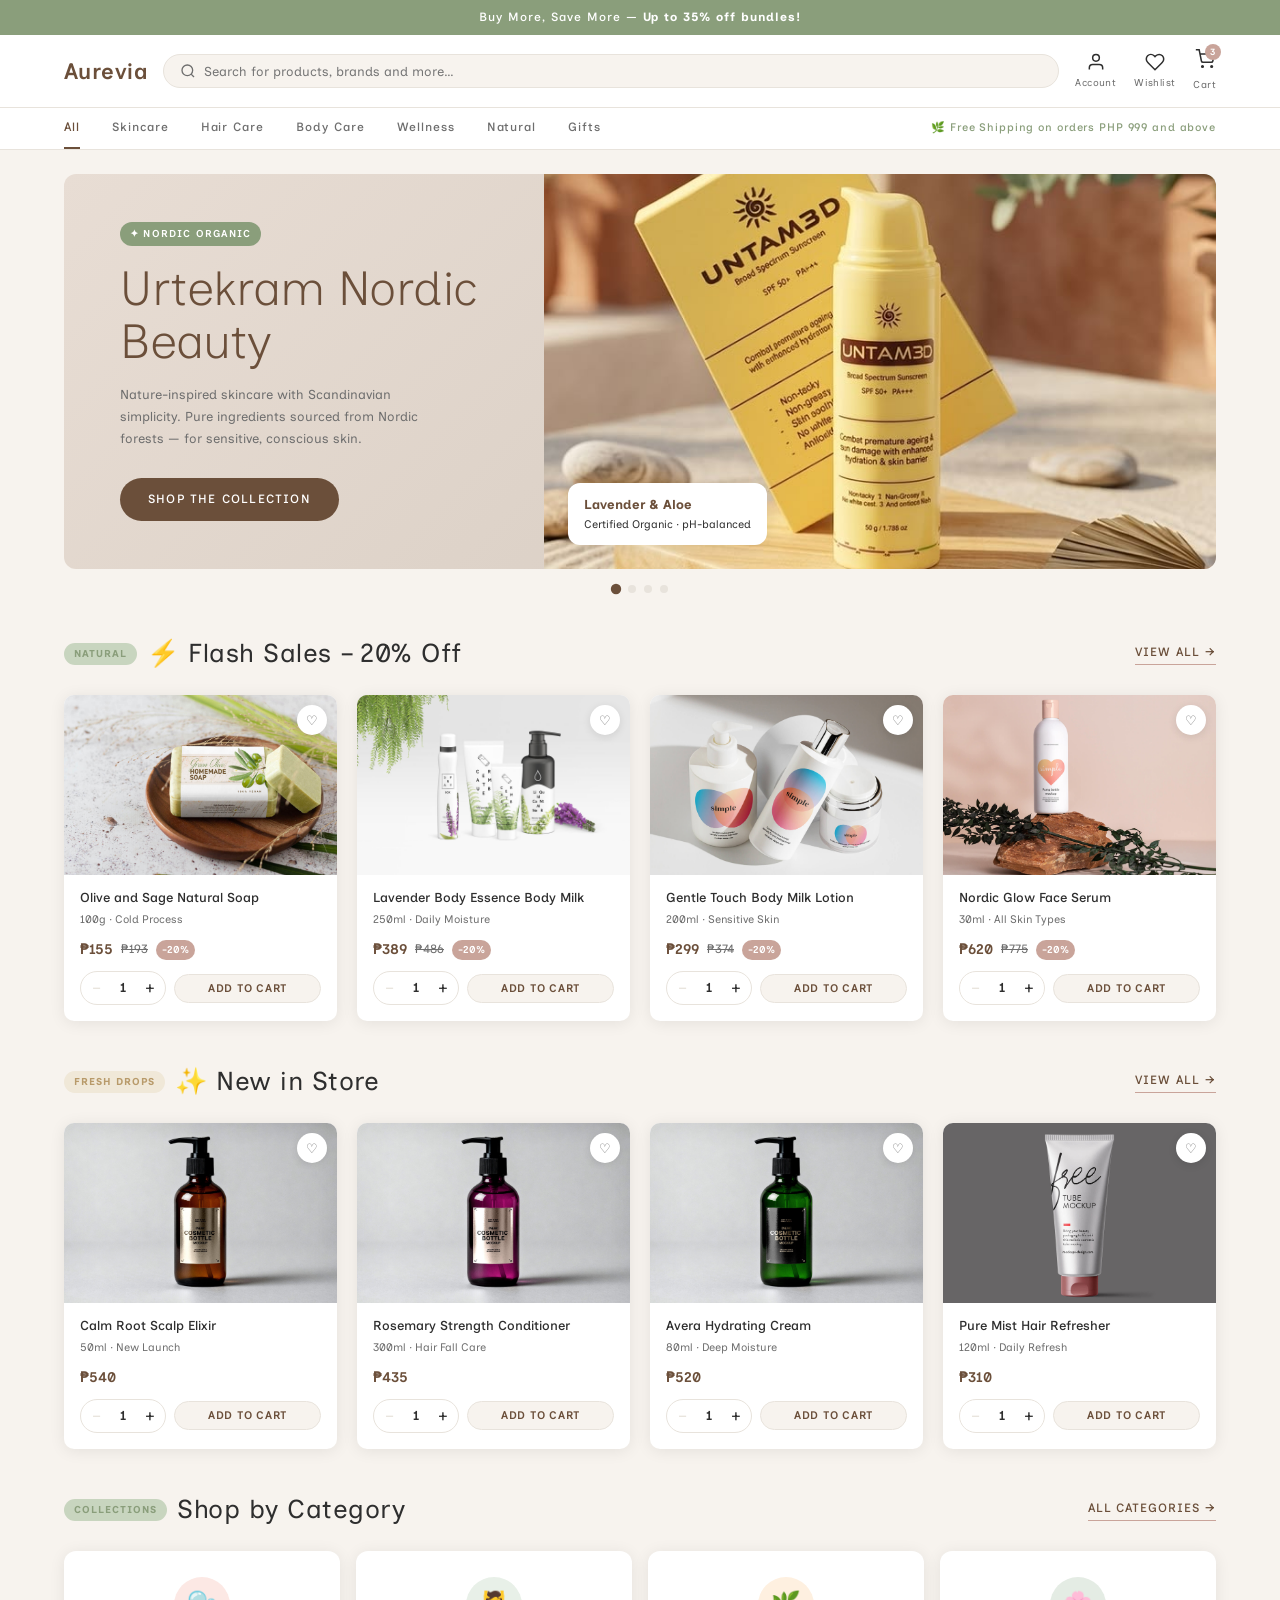
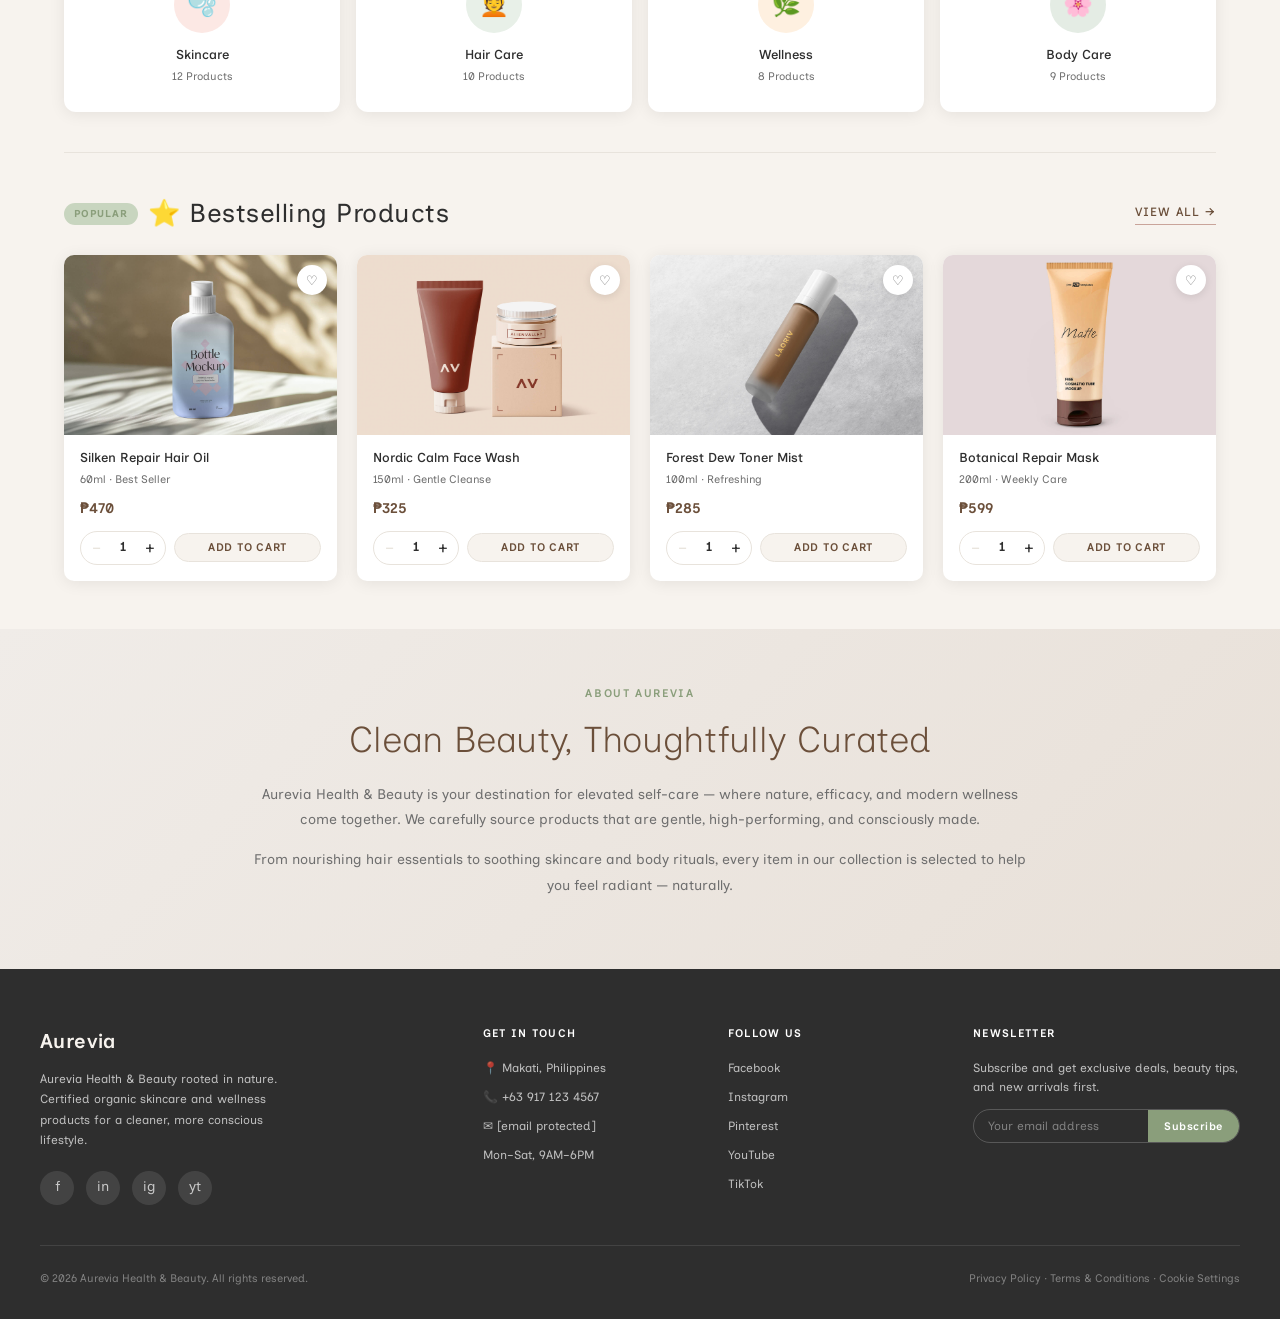
<file: address.html>
<!DOCTYPE html>
<html lang="en">
<head>
  <meta charset="UTF-8" />
  <meta name="viewport" content="width=device-width, initial-scale=1.0" />
  <title>Addresses – Aurevia</title>
  <link href="https://fonts.googleapis.com/css2?family=Inclusive+Sans&family=Roboto:wght@700&display=swap" rel="stylesheet">
  <link rel="stylesheet" href="account.css" />
</head>
<body class="account-page" id="page-address">

<div class="account-header">
  <a href="profile.html" class="acc-back">←</a>
  <span class="acc-title">Addresses</span>
  <a href="cart.html" class="acc-cart">🛒</a>
</div>

<div class="account-container">
  <h2 class="account-page-title">Your Addresses</h2>

  <button class="acc-add-btn" onclick="openModal()">+ Add Address</button>

  <div id="addressList"></div>
</div>

<!-- MODAL -->
<div id="addressModal" class="acc-modal">
  <div class="acc-modal-content">
    <h3 id="modalTitle">Add Address</h3>
    <input type="text" id="addrName" placeholder="Full Name" />
    <input type="text" id="addrAddress" placeholder="Full Address" />
    <input type="text" id="addrPhone" placeholder="Phone Number" />
    <div class="acc-modal-buttons">
      <button onclick="saveAddress()">Save</button>
      <button onclick="closeModal()">Cancel</button>
    </div>
  </div>
</div>

<script src="account.js"></script>
</body>
</html>
</file>
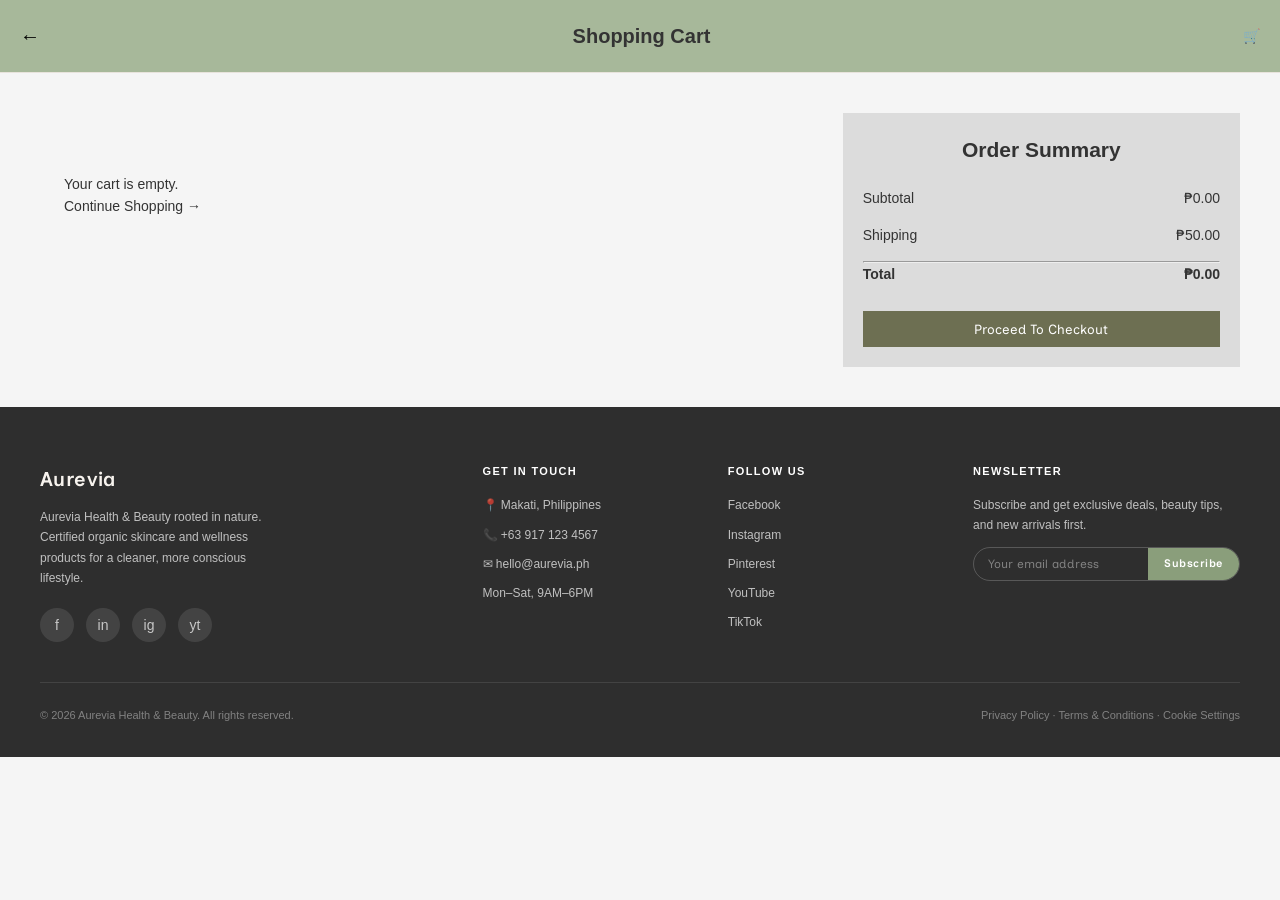
<file: cart.html>
<!DOCTYPE html>
<html lang="en">
<head>
<meta charset="UTF-8">
<meta name="viewport" content="width=device-width, initial-scale=1.0">
<title>Shopping Cart – Aurevia</title>
<link href="https://fonts.googleapis.com/css2?family=Inclusive+Sans:ital,wght@0,300..700;1,300..700&display=swap" rel="stylesheet" />
<link rel="stylesheet" href="styles.css" />
<link rel="stylesheet" href="cart.css">
</head>
<body>

<header>
  <a href="storefront-homepage.html">←</a>
  <h1>Shopping Cart</h1>
  <div class="cart-icon">🛒</div>
</header>

<main>

  <!-- LEFT: Cart Items (rendered by cart.js) -->
  <section class="cart-items">
    <div id="cartItems"></div>
    <div id="emptyCart" class="empty-cart" style="display:none;">
      <p>Your cart is empty.</p>
      <a href="storefront-homepage.html" class="btn-shop">Continue Shopping →</a>
    </div>
  </section>

  <!-- RIGHT: Order Summary -->
  <aside class="order-summary">
    <h2>Order Summary</h2>
    <div class="summary-row">
      <p>Subtotal</p>
      <span id="subtotal">₱0.00</span>
    </div>
    <div class="summary-row">
      <p>Shipping</p>
      <span>₱50.00</span>
    </div>
    <hr>
    <div class="summary-row total">
      <p>Total</p>
      <span id="total">₱50.00</span>
    </div>
    <button class="checkout-btn" onclick="window.location.href='checkout.html'">Proceed To Checkout</button>
  </aside>

</main>

<script src="cart.js"></script>
<footer>
  <div class="footer-inner">
    <div class="footer-brand">
      <div class="logo">Aurevia</div>
      <p>Aurevia Health & Beauty rooted in nature. Certified organic skincare and wellness products for a cleaner, more conscious lifestyle.</p>
      <div class="social-icons" style="margin-top: 20px;">
        <a href="#">f</a>
        <a href="#">in</a>
        <a href="#">ig</a>
        <a href="#">yt</a>
      </div>
    </div>
    <div class="footer-col">
      <h4>Get in Touch</h4>
      <ul>
        <li>📍 Makati, Philippines</li>
        <li>📞 +63 917 123 4567</li>
        <li>✉ hello@aurevia.ph</li>
        <li>Mon–Sat, 9AM–6PM</li>
      </ul>
    </div>
    <div class="footer-col">
      <h4>Follow Us</h4>
      <ul>
        <li>Facebook</li>
        <li>Instagram</li>
        <li>Pinterest</li>
        <li>YouTube</li>
        <li>TikTok</li>
      </ul>
    </div>
    <div class="footer-col">
      <h4>Newsletter</h4>
      <p style="font-size:12px;line-height:1.6;margin-bottom:12px;">Subscribe and get exclusive deals, beauty tips, and new arrivals first.</p>
      <div class="newsletter-input-wrap">
        <input type="email" placeholder="Your email address" />
        <button>Subscribe</button>
      </div>
    </div>
  </div>
  <div class="footer-bottom">
    <span>© 2026 Aurevia Health &amp; Beauty. All rights reserved.</span>
    <span>Privacy Policy · Terms &amp; Conditions · Cookie Settings</span>
  </div>
</footer>
</body>
</html>
</file>
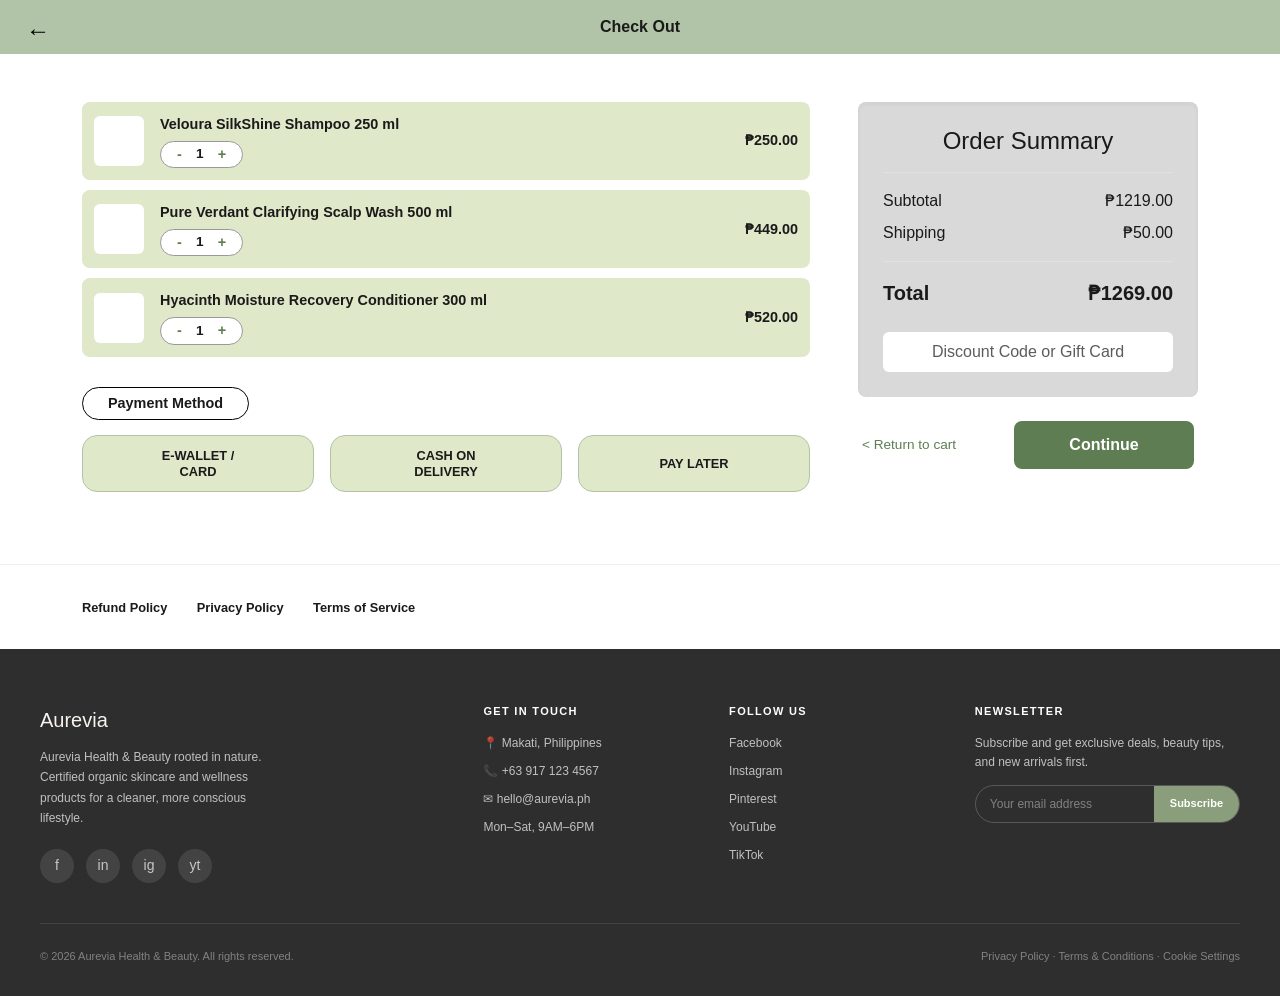
<file: checkout.html>
<!DOCTYPE html>
<html lang="en">
<head>
    <meta charset="UTF-8">
    <meta name="viewport" content="width=device-width, initial-scale=1.0">
    <title>Checkout – Aurevia</title>
    <link href="https://cdn.jsdelivr.net/npm/bootstrap@5.3.0/dist/css/bootstrap.min.css" rel="stylesheet">
    <link rel="stylesheet" href="https://cdnjs.cloudflare.com/ajax/libs/font-awesome/6.0.0/css/all.min.css">
    <link rel="stylesheet" href="checkout.css">
</head>
<body>

<!-- ── CHECKOUT FLOW ── -->
<div id="checkoutFlow">
    <header class="custom-header">
        <button class="back-btn" onclick="handleBackNavigation()">&larr;</button>
        <span id="titleText">Check Out</span>
    </header>

    <main class="container my-5">
        <div class="row g-5">
            <div class="col-lg-8">

                <!-- Cart Items -->
                <div id="cartItems">
                    <div class="item-card">
                        <div class="bg-white rounded me-3" style="min-width:50px; height:50px;"></div>
                        <div class="flex-grow-1">
                            <span>Veloura SilkShine Shampoo 250 ml</span><br>
                            <div class="qty-controls d-inline-flex">
                                <button class="qty-btn" onclick="changeQty('item1', -1)">-</button>
                                <span class="qty-val" id="qty-item1">1</span>
                                <button class="qty-btn" onclick="changeQty('item1', 1)">+</button>
                            </div>
                        </div>
                        <span class="ms-auto" id="price-item1">₱250.00</span>
                    </div>
                    <div class="item-card">
                        <div class="bg-white rounded me-3" style="min-width:50px; height:50px;"></div>
                        <div class="flex-grow-1">
                            <span>Pure Verdant Clarifying Scalp Wash 500 ml</span><br>
                            <div class="qty-controls d-inline-flex">
                                <button class="qty-btn" onclick="changeQty('item2', -1)">-</button>
                                <span class="qty-val" id="qty-item2">1</span>
                                <button class="qty-btn" onclick="changeQty('item2', 1)">+</button>
                            </div>
                        </div>
                        <span class="ms-auto" id="price-item2">₱449.00</span>
                    </div>
                    <div class="item-card">
                        <div class="bg-white rounded me-3" style="min-width:50px; height:50px;"></div>
                        <div class="flex-grow-1">
                            <span>Hyacinth Moisture Recovery Conditioner 300 ml</span><br>
                            <div class="qty-controls d-inline-flex">
                                <button class="qty-btn" onclick="changeQty('item3', -1)">-</button>
                                <span class="qty-val" id="qty-item3">1</span>
                                <button class="qty-btn" onclick="changeQty('item3', 1)">+</button>
                            </div>
                        </div>
                        <span class="ms-auto" id="price-item3">₱520.00</span>
                    </div>
                </div>

                <!-- Step 1: Payment -->
                <div id="stepPayment">
                    <div class="section-pill">Payment Method</div>
                    <div class="row g-3 mb-4" id="mainMethods">
                        <div class="col-4"><div class="method-btn" id="tab-ewallet" onclick="showPaymentDetail('ewallet')">E-WALLET /<br>CARD</div></div>
                        <div class="col-4"><div class="method-btn" id="tab-cod" onclick="showPaymentDetail('cod')">CASH ON<br>DELIVERY</div></div>
                        <div class="col-4"><div class="method-btn" id="tab-paylater" onclick="showPaymentDetail('paylater')">PAY LATER</div></div>
                    </div>

                    <div id="detail-ewallet" class="hidden">
                        <div class="row g-3 mb-3">
                            <div class="col-4"><div class="method-btn" id="sub-card" onclick="selectSub('card')">CARD<br>PAYMENT</div></div>
                            <div class="col-4"><div class="method-btn" id="sub-gcash" onclick="selectSub('gcash')">GCASH</div></div>
                        </div>
                        <div id="form-card" class="hidden">
                            <input type="text" id="cardNum" class="form-control mb-2" placeholder="Card Number" maxlength="19">
                            <div class="row g-2">
                                <div class="col-6"><input type="text" id="expiry" class="form-control" placeholder="MM/YY" maxlength="5"></div>
                                <div class="col-6"><input type="password" class="form-control" placeholder="CVV" maxlength="4"></div>
                            </div>
                        </div>
                        <div id="form-gcash" class="hidden">
                            <input type="text" id="gcashNum" class="form-control" placeholder="09XXXXXXXXX (11 digits)" maxlength="11">
                        </div>
                    </div>

                    <div id="detail-cod" class="hidden">
                        <div class="method-btn active mb-3" style="width: 180px; pointer-events: none;">CASH ON DELIVERY ✓</div>
                        <div class="p-3 border rounded bg-light" style="border-left: 5px solid var(--brand-green) !important;">
                            <strong>Expected Delivery: 14 - 18 Feb 2026</strong><br>
                            <small class="text-muted">Payment is made upon the arrival of your order.</small>
                        </div>
                    </div>

                    <div id="detail-paylater" class="hidden">
                        <div class="selection-box" style="max-width: 450px;">
                            <div class="text-center fw-bold p-2" style="background: var(--light-green)">Pay Later</div>
                            <div class="box-row" onclick="setInstallment(this)"><span>3 Months</span> <strong>₱430.07</strong></div>
                            <div class="box-row" onclick="setInstallment(this)"><span>6 Months</span> <strong>₱217.71</strong></div>
                            <div class="box-row" onclick="setInstallment(this)"><span>12 Months</span> <strong>₱111.57</strong></div>
                        </div>
                    </div>
                </div>

                <!-- Step 2: Shipping -->
                <div id="stepShipping" class="hidden">
                    <div class="section-pill">Shipping Option</div>
                    <div class="selection-box mb-4">
                        <div class="box-row active" id="ship-std" onclick="setShipping('std', 50)">
                            <div><b>Standard</b><br><small class="text-muted">Estimated: 14 Feb - 18 Feb</small></div>
                            <b id="stdPrice">₱50.00</b>
                        </div>
                        <div class="box-row" id="ship-exp" onclick="setShipping('exp', 100)">
                            <div><b>Express</b><br><small class="text-muted">Guaranteed to get by Feb 14</small></div>
                            <b id="expPrice">₱100.00</b>
                        </div>
                    </div>
                    <div class="section-pill">Shop Voucher</div>
                    <div class="selection-box" id="voucherBox" style="border-color: var(--brand-green); cursor: pointer;" onclick="toggleVoucher()">
                        <div class="box-row" style="background: #f9fff5">
                            <div><b>ERCVOUCHER</b><br><small>Free Shipping w/ no min. spend</small></div>
                            <div id="voucherStatus" style="color: #c9a227;">●</div>
                        </div>
                    </div>
                </div>
            </div>

            <!-- Order Summary -->
            <div class="col-lg-4">
                <div class="summary-card">
                    <h4 class="text-center border-bottom pb-3 mb-3">Order Summary</h4>
                    <div class="d-flex justify-content-between mb-2"><span>Subtotal</span><span id="subtotalText">₱1219.00</span></div>
                    <div class="d-flex justify-content-between mb-2" id="summaryShippingRow">
                        <span>Shipping</span><span id="shipText">₱50.00</span>
                    </div>
                    <div class="d-flex justify-content-between fw-bold border-top pt-3 mt-3" style="font-size: 1.25rem;">
                        <span>Total</span><span id="totalText">₱1269.00</span>
                    </div>
                    <input type="text" class="form-control mt-4 text-center border-0 py-2" placeholder="Discount Code or Gift Card">
                </div>
                <div class="d-flex justify-content-between align-items-center mt-4 px-1">
                    <a class="return-link" onclick="handleBackNavigation()">&lt; Return to cart</a>
                    <button class="btn btn-continue" id="mainBtn" onclick="onContinue()">
                        <div class="spinner" id="btnSpinner"></div>
                        <span id="btnText">Continue</span>
                    </button>
                </div>
            </div>
        </div>
    </main>

    <footer class="footer-legal">
        <div class="container text-center text-lg-start">
            <a data-bs-toggle="modal" data-bs-target="#policyModal" onclick="jumpToPolicy('refund-policy')">Refund Policy</a>
            <a data-bs-toggle="modal" data-bs-target="#policyModal" onclick="jumpToPolicy('privacy-policy')">Privacy Policy</a>
            <a data-bs-toggle="modal" data-bs-target="#policyModal" onclick="jumpToPolicy('tos-policy')">Terms of Service</a>
        </div>
    </footer>
</div>

<!-- ── SUCCESS SCREEN (only one) ── -->
<div id="successScreen" class="hidden">
    <div class="promo-bar">Buy More, Save More — <span>Up to 25% off bundles!</span></div>
    <nav class="nav-container">
        <div class="logo-box">Aurevia H&amp;B</div>
        <div class="d-flex align-items-center gap-4">
            <div class="search-wrapper">
                <i class="fa fa-search search-icon"></i>
                <input type="text" class="search-input" placeholder="Search for a product or brand...">
            </div>
            <div class="nav-icons">
                <i class="fa-regular fa-user"></i>
                <i class="fa-solid fa-bag-shopping"></i>
            </div>
        </div>
    </nav>
    <div class="container text-center">
        <div class="success-box">
            <i class="fa-solid fa-circle-check mb-3" style="color: var(--brand-green); font-size: 3rem;"></i>
            <h1>THANK YOU FOR YOUR ORDER!</h1>
            <p>Your order #VEL-8829 has been confirmed.</p>
            <div class="final-summary">
                <div class="d-flex justify-content-between align-items-center border-bottom pb-2 mb-3">
                    <h6 class="fw-bold mb-0">Order Summary</h6>
                    <button class="btn btn-sm btn-link text-decoration-none p-0 fw-bold" style="color: var(--brand-green)" onclick="toggleReceipt()">View Items ↓</button>
                </div>
                <div id="purchasedItemsList" class="hidden mb-3"></div>
                <div class="d-flex justify-content-between small mb-1">
                    <span>Payment Method:</span>
                    <span id="finalMethodText" class="fw-bold text-uppercase"></span>
                </div>
                <div class="d-flex justify-content-between small mb-3">
                    <span>Status:</span>
                    <span class="text-success fw-bold">Processing</span>
                </div>
                <div class="p-3 rounded" style="background: #f1f8e9; border: 1px dashed var(--brand-green);">
                    <div class="d-flex justify-content-between fw-bold">
                        <span id="finalTotalLabel">Total Paid:</span>
                        <span id="finalTotalVal"></span>
                    </div>
                </div>
            </div>
        </div>
        <div class="d-flex gap-3 justify-content-center mt-4 mb-5">
            <button class="btn btn-continue" style="background-color: var(--dark-olive);" onclick="window.location.href='storefront-homepage.html'">Return to Shop</button>
            <button class="btn btn-continue" style="background-color: var(--brand-green);" onclick="window.location.href='order-history.html'">View Order History</button>
        </div>
    </div>
</div>

<!-- ── POLICY MODAL ── -->
<div class="modal fade" id="policyModal" tabindex="-1" aria-hidden="true">
    <div class="modal-dialog modal-xl modal-dialog-centered">
        <div class="modal-content">
            <div class="modal-header">
                <h5 class="modal-title fw-bold">📄 Policies &amp; Terms</h5>
                <button type="button" class="btn-close" data-bs-dismiss="modal" aria-label="Close"></button>
            </div>
            <div class="modal-body p-4">
                <div class="row">
                    <div class="col-md-4">
                        <div id="policyList" class="sticky-top" style="top: 0;">
                            <a class="policy-nav-link active" onclick="jumpToPolicy('refund-policy')" href="#">Refund Policy</a>
                            <a class="policy-nav-link" onclick="jumpToPolicy('privacy-policy')" href="#">Privacy Policy</a>
                            <a class="policy-nav-link" onclick="jumpToPolicy('tos-policy')" href="#">Terms of Service</a>
                        </div>
                    </div>
                    <div class="col-md-8">
                        <div class="policy-scroll-area" id="policyContentArea">
                            <div id="refund-policy" class="policy-section mb-5">
                                <h4 class="fw-bold mb-3"><i class="fa-solid fa-rotate-left me-2"></i> Refund Policy</h4>
                                <p>Items must be returned within 7–14 days, unused and in original packaging with proof of purchase. Sale items, gift cards, and personalized products are non-refundable. Approved refunds are processed within 5–10 business days. Contact us at hello@aurevia.ph for refund requests.</p>
                            </div>
                            <hr class="my-5">
                            <div id="privacy-policy" class="policy-section mb-5">
                                <h4 class="fw-bold mb-3"><i class="fa-solid fa-lock me-2"></i> Privacy Policy</h4>
                                <p>We collect personal details, payment information, and order history to process orders and improve our services. We do not sell your data. We may share with trusted third parties (payment processors, delivery services) to fulfill orders. Contact us at hello@aurevia.ph for privacy concerns.</p>
                            </div>
                            <hr class="my-5">
                            <div id="tos-policy" class="policy-section">
                                <h4 class="fw-bold mb-3"><i class="fa-solid fa-scroll me-2"></i> Terms of Service</h4>
                                <p>By using our website you agree to use it only for lawful purposes. All products are subject to availability. We reserve the right to refuse or cancel orders. All content on this website is owned by us. These terms are governed by the laws of the Philippines. Contact us at hello@aurevia.ph for questions.</p>
                            </div>
                        </div>
                    </div>
                </div>
            </div>
        </div>
    </div>
</div>

<!-- ── FOOTER ── -->
<footer>
  <div class="footer-inner">
    <div class="footer-brand">
      <div class="logo">Aurevia</div>
      <p>Aurevia Health &amp; Beauty rooted in nature. Certified organic skincare and wellness products for a cleaner, more conscious lifestyle.</p>
      <div class="social-icons" style="margin-top: 20px;">
        <a href="#">f</a><a href="#">in</a><a href="#">ig</a><a href="#">yt</a>
      </div>
    </div>
    <div class="footer-col">
      <h4>Get in Touch</h4>
      <ul>
        <li>📍 Makati, Philippines</li>
        <li>📞 +63 917 123 4567</li>
        <li>✉ hello@aurevia.ph</li>
        <li>Mon–Sat, 9AM–6PM</li>
      </ul>
    </div>
    <div class="footer-col">
      <h4>Follow Us</h4>
      <ul><li>Facebook</li><li>Instagram</li><li>Pinterest</li><li>YouTube</li><li>TikTok</li></ul>
    </div>
    <div class="footer-col">
      <h4>Newsletter</h4>
      <p style="font-size:12px;line-height:1.6;margin-bottom:12px;">Subscribe and get exclusive deals, beauty tips, and new arrivals first.</p>
      <div class="newsletter-input-wrap">
        <input type="email" placeholder="Your email address" />
        <button>Subscribe</button>
      </div>
    </div>
  </div>
  <div class="footer-bottom">
    <span>© 2026 Aurevia Health &amp; Beauty. All rights reserved.</span>
    <span>Privacy Policy · Terms &amp; Conditions · Cookie Settings</span>
  </div>
</footer>

<script src="https://cdn.jsdelivr.net/npm/bootstrap@5.3.0/dist/js/bootstrap.bundle.min.js"></script>
<script src="checkout.js"></script>
</body>
</html>
</file>
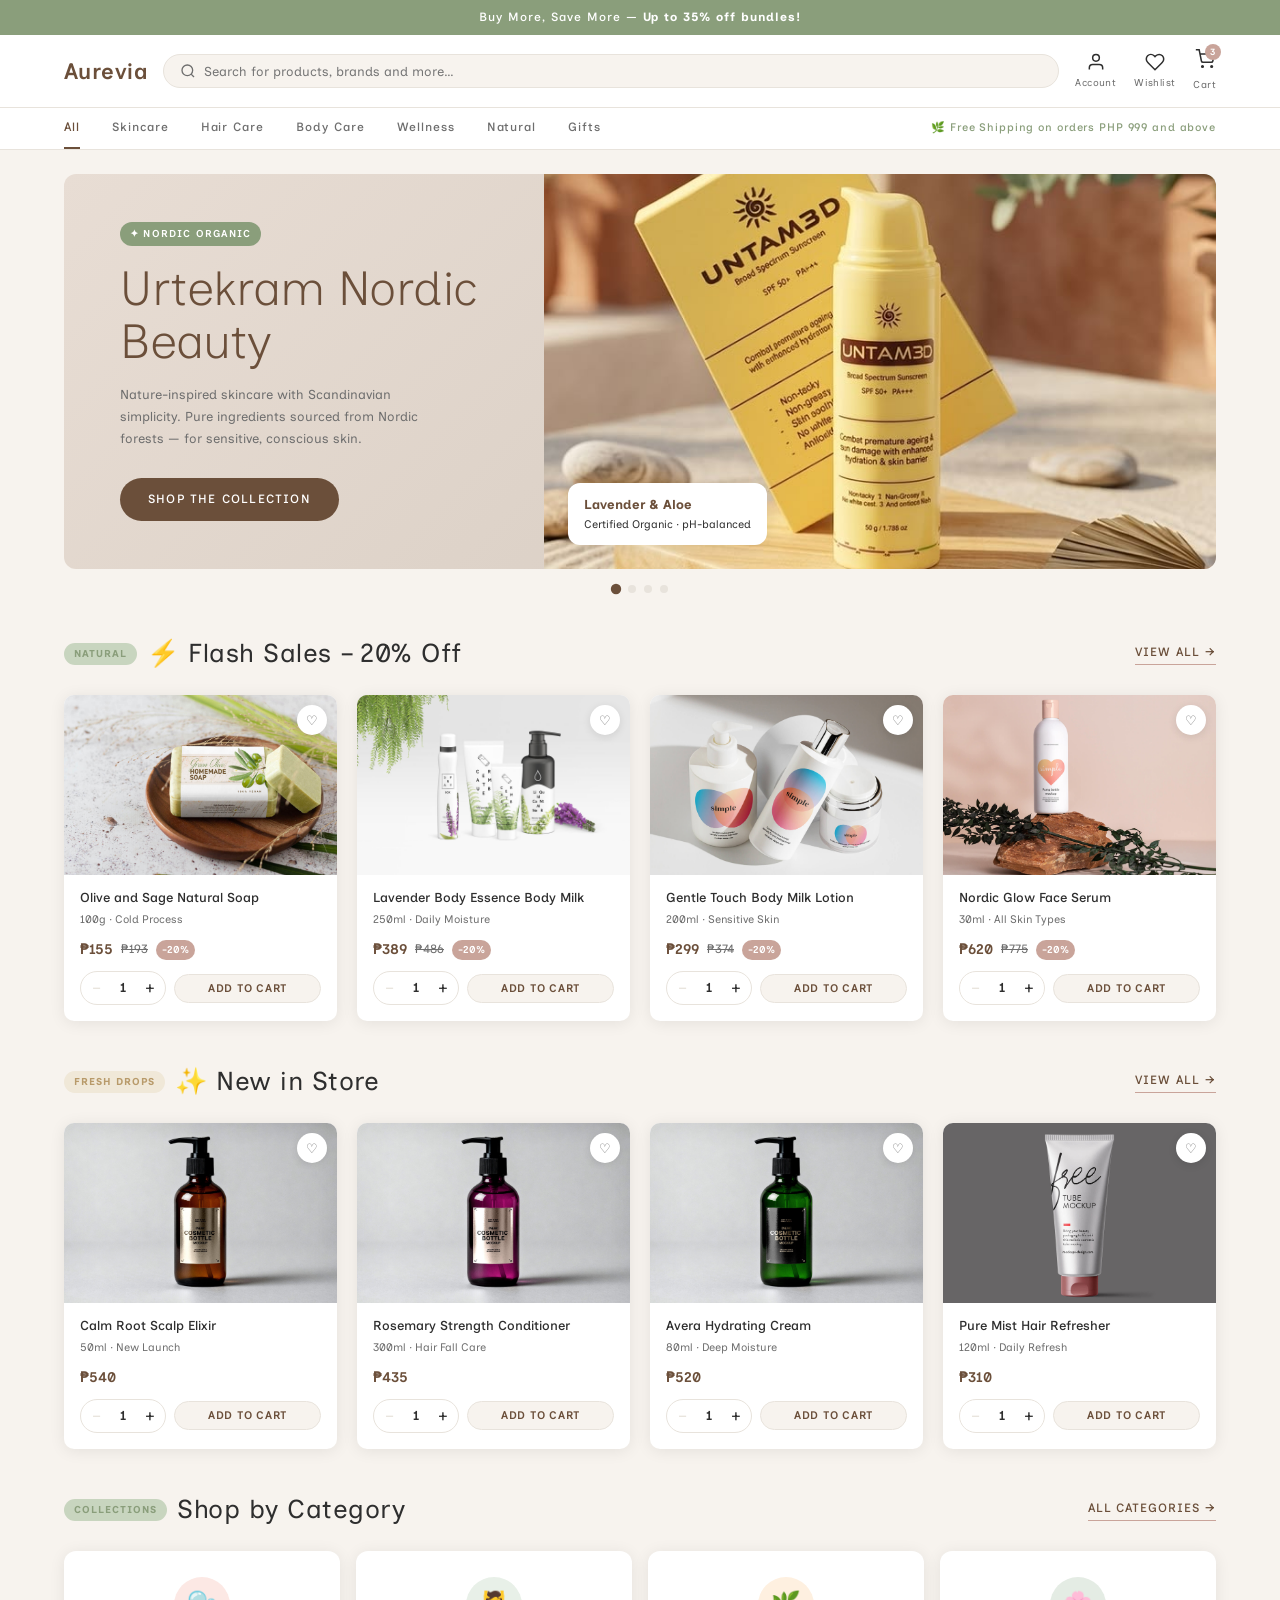
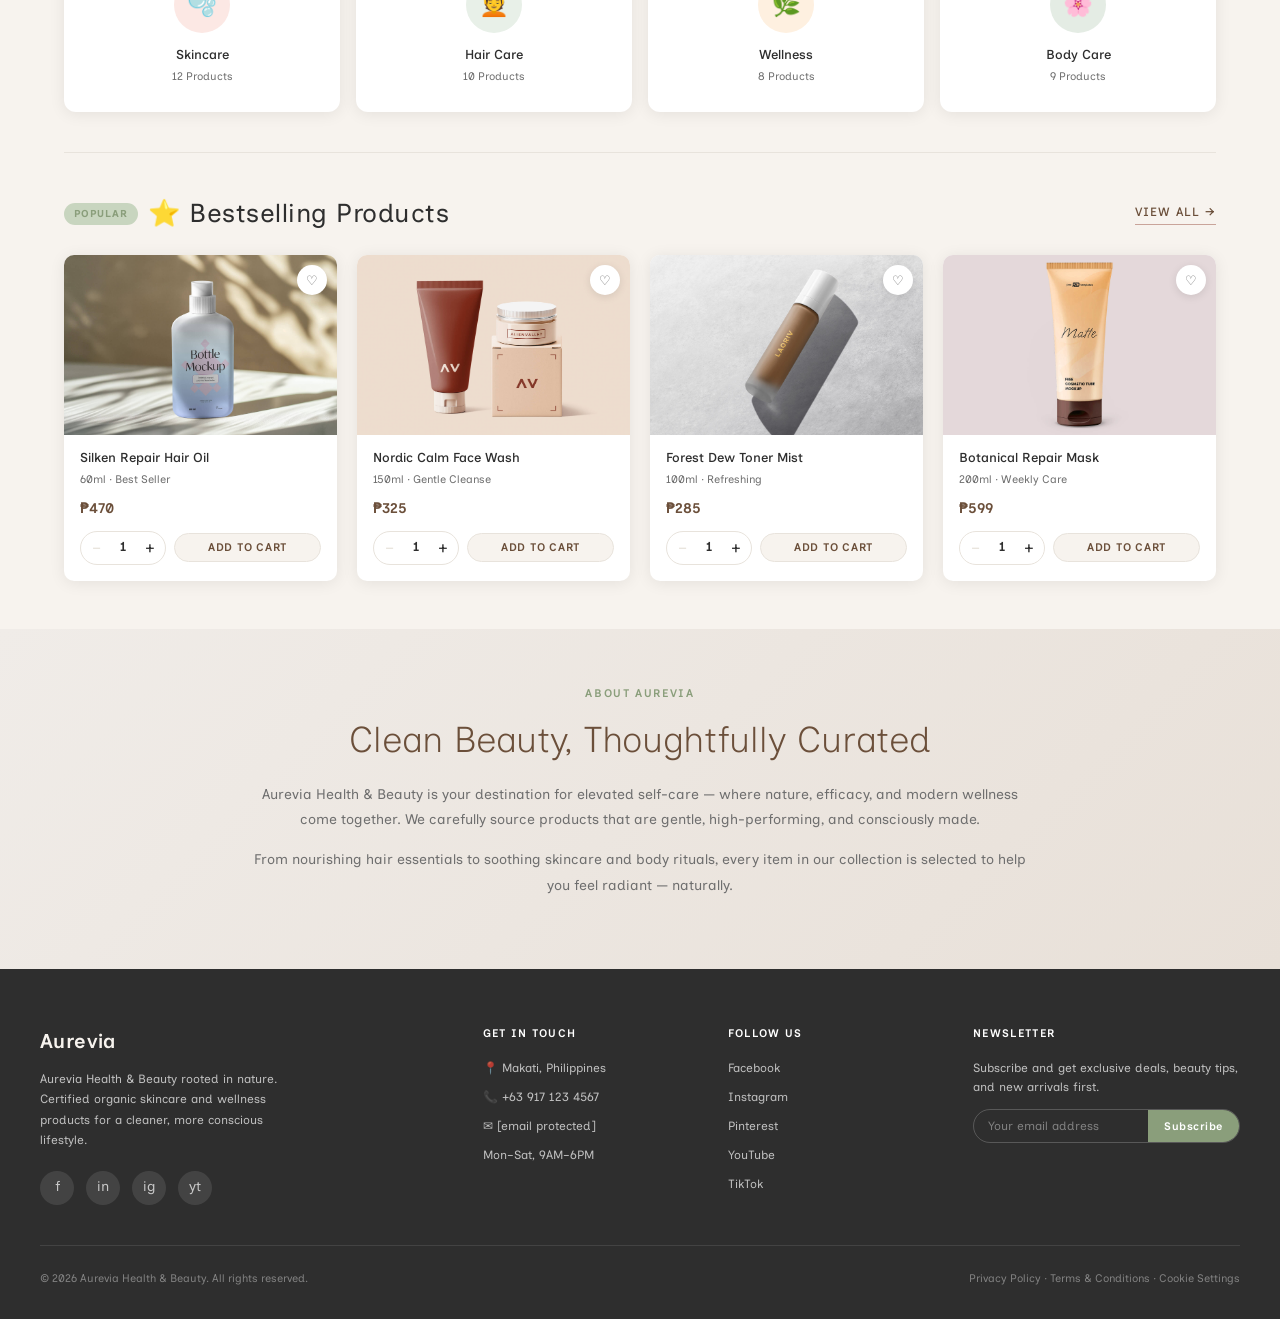
<file: help.html>
<!DOCTYPE html>
<html lang="en">
<head>
  <meta charset="UTF-8" />
  <meta name="viewport" content="width=device-width, initial-scale=1.0" />
  <title>Help & Support – Aurevia</title>
  <link href="https://fonts.googleapis.com/css2?family=Inclusive+Sans&family=Roboto:wght@700&display=swap" rel="stylesheet">
  <link rel="stylesheet" href="account.css" />
</head>
<body class="account-page" id="page-help">

<div class="account-header">
  <a href="profile.html" class="acc-back">←</a>
  <span class="acc-title">Help &amp; Support</span>
  <a href="cart.html" class="acc-cart">🛒</a>
</div>

<div class="account-container">
  <h2 class="account-page-title">Help &amp; Support</h2>

  <div class="acc-faq-item" onclick="toggleFAQ(this)">
    <div class="acc-faq-question">How long is shipping? <span>▼</span></div>
    <div class="acc-faq-answer">Shipping takes 3–5 business days within Metro Manila and 5–7 days for provincial areas.</div>
  </div>

  <div class="acc-faq-item" onclick="toggleFAQ(this)">
    <div class="acc-faq-question">How do I track my order? <span>▼</span></div>
    <div class="acc-faq-answer">Go to the Orders section in your account to check the status of your purchase.</div>
  </div>

  <div class="acc-faq-item" onclick="toggleFAQ(this)">
    <div class="acc-faq-question">Are the products authentic? <span>▼</span></div>
    <div class="acc-faq-answer">Yes, all products are verified and sourced from trusted suppliers to ensure authenticity.</div>
  </div>

  <div class="acc-faq-item" onclick="toggleFAQ(this)">
    <div class="acc-faq-question">Can I return a product? <span>▼</span></div>
    <div class="acc-faq-answer">Yes, returns are accepted within 7 days of delivery for unopened items. Contact us to initiate a return.</div>
  </div>

  <div class="acc-contact-box">
    <div class="acc-contact-card">
      <h4>Email Us</h4>
      <p>hello@aurevia.ph</p>
      <p>Mon – Sat, 9AM – 6PM</p>
      <button onclick="window.location.href='mailto:hello@aurevia.ph'">Send Email</button>
    </div>
    <div class="acc-contact-card">
      <h4>Call Us</h4>
      <p>+63 917 123 4567</p>
      <p>Mon – Sat, 9AM – 6PM</p>
    </div>
  </div>
</div>

<script src="account.js"></script>
</body>
</html>
</file>
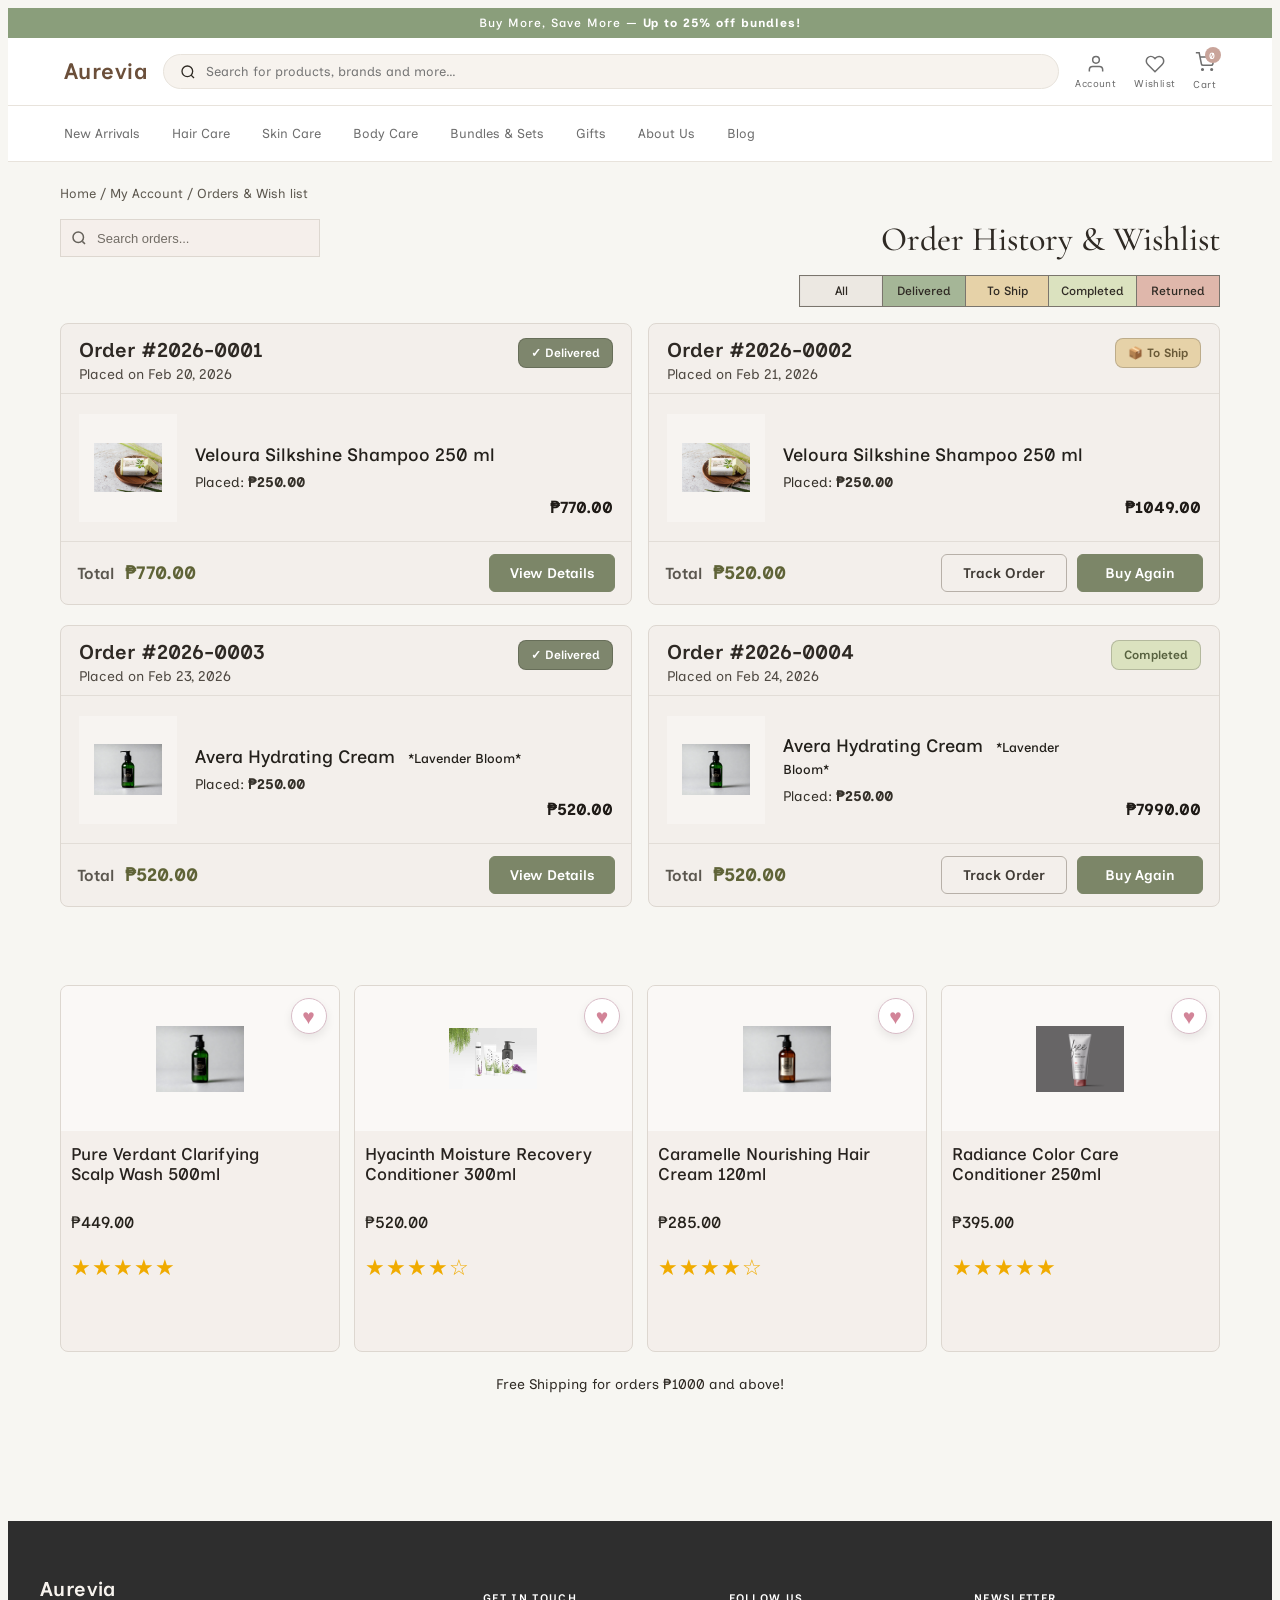
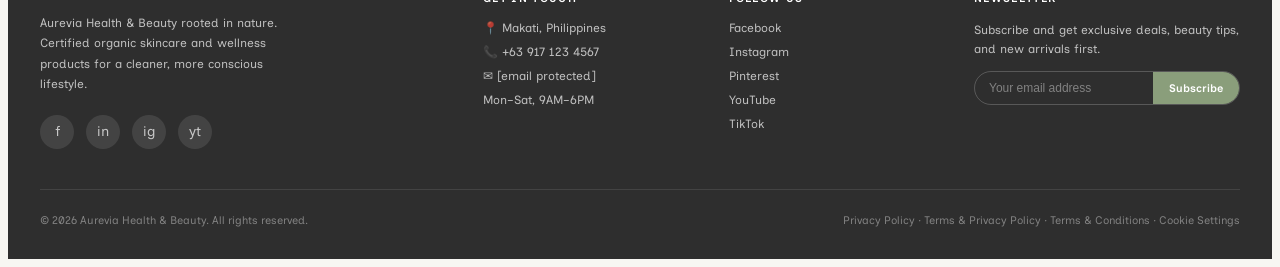
<file: order-history.html>
<!DOCTYPE html>
<html lang="en">
<head>
  <meta charset="UTF-8" />
  <meta name="viewport" content="width=device-width, initial-scale=1.0" />
  <title>Order History & Wishlist – Aurevia</title>

  <link href="https://fonts.googleapis.com/css2?family=Inclusive+Sans:wght@300;400;500;600;700&family=Cormorant+Garamond:wght@400;500;600&display=swap" rel="stylesheet">
  <link rel="stylesheet" href="orders.css">
</head>
<body>

  <div class="promo-bar">Buy More, Save More — <span>Up to 25% off bundles!</span></div>

  <header>
    <div class="header-inner">
      <a href="storefront-homepage.html" class="logo">Aurevia</a>

      <div class="search-bar">
        <svg width="16" height="16" fill="none" viewBox="0 0 24 24" stroke="currentColor" stroke-width="2">
          <circle cx="11" cy="11" r="8"></circle>
          <path d="m21 21-4.35-4.35"></path>
        </svg>
        <input type="text" placeholder="Search for products, brands and more…" />
      </div>

      <div class="header-icons">
        <a href="#" class="header-icon-btn" onclick="(function(){var u=JSON.parse(localStorage.getItem('aurevia_user')||'null');window.location.href=(u&&u.loggedIn)?'profile.html':'login.html';return false;})()">
          <svg width="20" height="20" fill="none" viewBox="0 0 24 24" stroke="currentColor" stroke-width="1.8">
            <path d="M20 21v-2a4 4 0 0 0-4-4H8a4 4 0 0 0-4 4v2"></path>
            <circle cx="12" cy="7" r="4"></circle>
          </svg>
          <span>Account</span>
        </a>

        <a href="order-history.html" class="header-icon-btn">
          <svg width="20" height="20" fill="none" viewBox="0 0 24 24" stroke="currentColor" stroke-width="1.8">
            <path d="M20.84 4.61a5.5 5.5 0 0 0-7.78 0L12 5.67l-1.06-1.06a5.5 5.5 0 0 0-7.78 7.78l1.06 1.06L12 21.23l7.78-7.78 1.06-1.06a5.5 5.5 0 0 0 0-7.78z"></path>
          </svg>
          <span>Wishlist</span>
        </a>

        <a href="cart.html" class="header-icon-btn">
          <div class="cart-badge">
            <svg width="20" height="20" fill="none" viewBox="0 0 24 24" stroke="currentColor" stroke-width="1.8">
              <circle cx="9" cy="21" r="1"></circle>
              <circle cx="20" cy="21" r="1"></circle>
              <path d="M1 1h4l2.68 13.39a2 2 0 0 0 2 1.61h9.72a2 2 0 0 0 2-1.61L23 6H6"></path>
            </svg>
            <span class="badge" id="cartBadge">0</span>
          </div>
          <span>Cart</span>
        </a>
      </div>
    </div>
  </header>

  <div class="sub-nav">
    <div class="sub-nav-inner account-nav">
      <a href="product-catalog.html"><span>New Arrivals</span></a>
      <a href="product-catalog.html"><span>Hair Care</span></a>
      <a href="product-catalog.html"><span>Skin Care</span></a>
      <a href="product-catalog.html"><span>Body Care</span></a>
      <a href="product-catalog.html"><span>Bundles &amp; Sets</span></a>
      <a href="product-catalog.html"><span>Gifts</span></a>
      <a href="storefront-homepage.html"><span>About Us</span></a>
      <a href="product-catalog.html"><span>Blog</span></a>
    </div>
  </div>

  <main class="orders-page">
    <div class="breadcrumb">Home / My Account / Orders &amp; Wish list</div>

    <div class="orders-topbar">
      <div class="orders-search-wrap">
        <svg class="orders-search-icon" width="18" height="18" fill="none" viewBox="0 0 24 24" stroke="currentColor" stroke-width="2">
          <circle cx="11" cy="11" r="7"></circle>
          <path d="m20 20-3.5-3.5"></path>
        </svg>
        <input id="orderSearch" class="orders-search" type="text" placeholder="Search orders...">
      </div>

      <h1 class="orders-title">Order History &amp; Wishlist</h1>
    </div>

    <div class="orders-toolbar">
      <div class="tabs" id="orderTabs">
        <button class="tab-btn active" data-filter="all">All</button>
        <button class="tab-btn delivered" data-filter="delivered">Delivered</button>
        <button class="tab-btn ship" data-filter="to-ship">To Ship</button>
        <button class="tab-btn completed" data-filter="completed">Completed</button>
        <button class="tab-btn returned" data-filter="returned">Returned</button>
      </div>
    </div>

    <section class="orders-grid" id="ordersGrid">

      <article class="order-card"
        data-order-key="2026-0001" data-product-id="pr1"
        data-status="delivered"
        data-search="2026-0001 veloura silkshine shampoo feb 20 2026 delivered"
        data-order-id="Order #2026-0001"
        data-product-name="Veloura Silkshine Shampoo 250 ml"
        data-product-image="pictures/pr1.jpg"
        data-placed-date="Placed on Feb 20, 2026"
        data-order-status="Delivered"
        data-placed-price="₱250.00"
        data-total-price="₱770.00">
        <div class="order-top">
          <div class="order-title-row">
            <div>
              <h2>Order #2026-0001</h2>
              <p>Placed on Feb 20, 2026</p>
            </div>
            <span class="status delivered order-status-badge">✓ Delivered</span>
          </div>
        </div>

        <div class="order-body">
          <div class="order-product-image">
            <img src="pictures/pr1.jpg" alt="Veloura Silkshine Shampoo">
          </div>
          <div class="order-product-info">
            <h3>Veloura Silkshine Shampoo 250 ml</h3>
            <p>Placed: <strong>₱250.00</strong></p>
          </div>
          <div class="order-product-price">₱770.00</div>
        </div>

        <div class="order-bottom">
          <div class="order-total">Total <strong>₱770.00</strong></div>
          <button class="order-action primary action-view">View Details</button>
        </div>
      </article>

      <article class="order-card"
        data-order-key="2026-0002" data-product-id="pr1"
        data-status="to-ship"
        data-search="2026-0002 veloura silkshine shampoo feb 21 2026 to ship"
        data-order-id="Order #2026-0002"
        data-product-name="Veloura Silkshine Shampoo 250 ml"
        data-product-image="pictures/pr1.jpg"
        data-placed-date="Placed on Feb 21, 2026"
        data-order-status="To Ship"
        data-placed-price="₱250.00"
        data-total-price="₱520.00">
        <div class="order-top">
          <div class="order-title-row">
            <div>
              <h2>Order #2026-0002</h2>
              <p>Placed on Feb 21, 2026</p>
            </div>
            <span class="status ship order-status-badge">📦 To Ship</span>
          </div>
        </div>

        <div class="order-body">
          <div class="order-product-image">
            <img src="pictures/pr1.jpg" alt="Veloura Silkshine Shampoo">
          </div>
          <div class="order-product-info">
            <h3>Veloura Silkshine Shampoo 250 ml</h3>
            <p>Placed: <strong>₱250.00</strong></p>
          </div>
          <div class="order-product-price">₱1049.00</div>
        </div>

        <div class="order-bottom">
          <div class="order-total">Total <strong>₱520.00</strong></div>
          <div class="order-actions-inline">
            <button class="order-action outline action-track">Track Order</button>
            <button class="order-action primary action-buy-again">Buy Again</button>
          </div>
        </div>
      </article>

      <article class="order-card"
        data-order-key="2026-0003" data-product-id="pr7"
        data-status="delivered"
        data-search="2026-0003 avera hydrating cream lavender bloom feb 23 2026 delivered"
        data-order-id="Order #2026-0003"
        data-product-name="Avera Hydrating Cream"
        data-product-image="pictures/pr7.jpg"
        data-placed-date="Placed on Feb 23, 2026"
        data-order-status="Delivered"
        data-placed-price="₱250.00"
        data-total-price="₱520.00">
        <div class="order-top">
          <div class="order-title-row">
            <div>
              <h2>Order #2026-0003</h2>
              <p>Placed on Feb 23, 2026</p>
            </div>
            <span class="status delivered order-status-badge">✓ Delivered</span>
          </div>
        </div>

        <div class="order-body">
          <div class="order-product-image">
            <img src="pictures/pr7.jpg" alt="Avera Hydrating Cream">
          </div>
          <div class="order-product-info">
            <h3>Avera Hydrating Cream <span class="variant-tag">*Lavender Bloom*</span></h3>
            <p>Placed: <strong>₱250.00</strong></p>
          </div>
          <div class="order-product-price">₱520.00</div>
        </div>

        <div class="order-bottom">
          <div class="order-total">Total <strong>₱520.00</strong></div>
          <button class="order-action primary action-view">View Details</button>
        </div>
      </article>

      <article class="order-card"
        data-order-key="2026-0004" data-product-id="pr7"
        data-status="completed"
        data-search="2026-0004 avera hydrating cream lavender bloom completed"
        data-order-id="Order #2026-0004"
        data-product-name="Avera Hydrating Cream"
        data-product-image="pictures/pr7.jpg"
        data-placed-date="Placed on Feb 24, 2026"
        data-order-status="Completed"
        data-placed-price="₱250.00"
        data-total-price="₱520.00">
        <div class="order-top">
          <div class="order-title-row">
            <div>
              <h2>Order #2026-0004</h2>
              <p>Placed on Feb 24, 2026</p>
            </div>
            <span class="status completed order-status-badge">Completed</span>
          </div>
        </div>

        <div class="order-body">
          <div class="order-product-image">
            <img src="pictures/pr7.jpg" alt="Avera Hydrating Cream">
          </div>
          <div class="order-product-info">
            <h3>Avera Hydrating Cream <span class="variant-tag">*Lavender Bloom*</span></h3>
            <p>Placed: <strong>₱250.00</strong></p>
          </div>
          <div class="order-product-price">₱7990.00</div>
        </div>

        <div class="order-bottom">
          <div class="order-total">Total <strong>₱520.00</strong></div>
          <div class="order-actions-inline">
            <button class="order-action outline action-track">Track Order</button>
            <button class="order-action primary action-buy-again">Buy Again</button>
          </div>
        </div>
      </article>

    </section>

    <section class="wishlist-grid" id="wishlistGrid">
      <article class="wishlist-card" data-wishlist-key="wish-1" data-product-id="pr7" data-name="Pure Verdant Clarifying Scalp Wash 500ml">
        <button class="wishlist-heart active" type="button" aria-label="Remove from wishlist">♥</button>
        <div class="wishlist-image-wrap">
          <img src="pictures/pr7.jpg" alt="Pure Verdant Clarifying Scalp Wash">
        </div>
        <div class="wishlist-info">
          <h3>Pure Verdant Clarifying<br>Scalp Wash 500ml</h3>
          <p class="wishlist-price">₱449.00</p>
          <div class="wishlist-stars">★★★★★</div>
          <div class="wishlist-actions">
            <button class="wishlist-btn add-cart">Add to Cart</button>
            <button class="wishlist-btn remove-btn outline">Remove</button>
          </div>
        </div>
      </article>

      <article class="wishlist-card" data-wishlist-key="wish-2" data-product-id="pr2" data-name="Hyacinth Moisture Recovery Conditioner 300ml">
        <button class="wishlist-heart active" type="button" aria-label="Remove from wishlist">♥</button>
        <div class="wishlist-image-wrap">
          <img src="pictures/pr2.jpg" alt="Hyacinth Moisture Recovery Conditioner">
        </div>
        <div class="wishlist-info">
          <h3>Hyacinth Moisture Recovery<br>Conditioner 300ml</h3>
          <p class="wishlist-price">₱520.00</p>
          <div class="wishlist-stars four">★★★★☆</div>
          <div class="wishlist-actions">
            <button class="wishlist-btn add-cart">Add to Cart</button>
            <button class="wishlist-btn remove-btn outline">Remove</button>
          </div>
        </div>
      </article>

      <article class="wishlist-card" data-wishlist-key="wish-3" data-product-id="pr5" data-name="Caramelle Nourishing Hair Cream 120ml">
        <button class="wishlist-heart active" type="button" aria-label="Remove from wishlist">♥</button>
        <div class="wishlist-image-wrap">
          <img src="pictures/pr5.jpg" alt="Caramelle Nourishing Hair Cream">
        </div>
        <div class="wishlist-info">
          <h3>Caramelle Nourishing Hair<br>Cream 120ml</h3>
          <p class="wishlist-price">₱285.00</p>
          <div class="wishlist-stars four">★★★★☆</div>
          <div class="wishlist-actions">
            <button class="wishlist-btn add-cart">Add to Cart</button>
            <button class="wishlist-btn remove-btn outline">Remove</button>
          </div>
        </div>
      </article>

      <article class="wishlist-card" data-wishlist-key="wish-4" data-product-id="pr8" data-name="Radiance Color Care Conditioner 250ml">
        <button class="wishlist-heart active" type="button" aria-label="Remove from wishlist">♥</button>
        <div class="wishlist-image-wrap">
          <img src="pictures/pr8.jpg" alt="Radiance Color Care Conditioner">
        </div>
        <div class="wishlist-info">
          <h3>Radiance Color Care<br>Conditioner 250ml</h3>
          <p class="wishlist-price">₱395.00</p>
          <div class="wishlist-stars">★★★★★</div>
          <div class="wishlist-actions">
            <button class="wishlist-btn add-cart">Add to Cart</button>
            <button class="wishlist-btn remove-btn outline">Remove</button>
          </div>
        </div>
      </article>
    </section>

    <p class="shipping-note">Free Shipping for orders ₱1000 and above!</p>

    <div class="order-modal hidden" id="orderModal">
      <div class="order-modal-backdrop" id="orderModalBackdrop"></div>
      <div class="order-modal-card">
        <button class="order-modal-close" id="orderModalClose" aria-label="Close modal">×</button>
        <h3>Order Details</h3>
        <p class="modal-order-id" id="modalOrderId">Order #2026-0001</p>

        <div class="modal-product-row">
          <img id="modalProductImg" src="pictures/pr1.jpg" alt="Product image">
          <div>
            <h4 id="modalProductName">Veloura Silkshine Shampoo 250 ml</h4>
            <p id="modalPlacedDate">Placed on Feb 20, 2026</p>
            <p id="modalStatus">Status: Delivered</p>
            <p id="modalPlacedPrice">Placed: ₱250.00</p>
            <p id="modalTotalPrice">Total: ₱770.00</p>
          </div>
        </div>
      </div>
    </div>

    <div class="order-modal hidden" id="trackModal">
      <div class="order-modal-backdrop" id="trackModalBackdrop"></div>
      <div class="order-modal-card narrow">
        <button class="order-modal-close" id="trackModalClose" aria-label="Close modal">×</button>
        <h3>Track Order</h3>
        <p class="modal-order-id" id="trackOrderId">Order #2026-0002</p>

        <div class="tracking-steps">
          <div class="tracking-step done">
            <span class="dot"></span>
            <div>
              <strong>Order Confirmed</strong>
              <p>Your order has been received.</p>
            </div>
          </div>
          <div class="tracking-step done">
            <span class="dot"></span>
            <div>
              <strong>Packed</strong>
              <p>Your items are packed and ready.</p>
            </div>
          </div>
          <div class="tracking-step active">
            <span class="dot"></span>
            <div>
              <strong>In Transit</strong>
              <p>Expected arrival in 2–4 working days.</p>
            </div>
          </div>
          <div class="tracking-step">
            <span class="dot"></span>
            <div>
              <strong>Delivered</strong>
              <p>Waiting for final delivery.</p>
            </div>
          </div>
        </div>
      </div>
    </div>

    <div class="order-modal hidden" id="buyAgainModal">
      <div class="order-modal-backdrop" id="buyAgainBackdrop"></div>
      <div class="order-modal-card narrow">
        <button class="order-modal-close" id="buyAgainClose" aria-label="Close modal">×</button>
        <h3>Buy Again</h3>
        <p class="modal-order-id" id="buyAgainOrderId">Order #2026-0002</p>
        <p class="confirm-copy">This item will be added to your cart again.</p>
        <div class="confirm-actions">
          <button class="order-action outline" id="buyAgainCancel">Cancel</button>
          <button class="order-action primary" id="buyAgainConfirm">Confirm</button>
        </div>
      </div>
    </div>
  </main>

  <footer>
    <div class="footer-inner">
      <div class="footer-brand">
        <div class="logo">Aurevia</div>
        <p>Aurevia Health & Beauty rooted in nature. Certified organic skincare and wellness products for a cleaner, more conscious lifestyle.</p>
        <div class="social-icons" style="margin-top: 20px;">
          <a href="#">f</a>
          <a href="#">in</a>
          <a href="#">ig</a>
          <a href="#">yt</a>
        </div>
      </div>

      <div class="footer-col">
        <h4>Get in Touch</h4>
        <ul>
          <li>📍 Makati, Philippines</li>
          <li>📞 +63 917 123 4567</li>
          <li>✉ <a href="/cdn-cgi/l/email-protection" class="__cf_email__" data-cfemail="c6aea3aaaaa986a7b3b4a3b0afa7e8b6ae">[email&#160;protected]</a></li>
          <li>Mon–Sat, 9AM–6PM</li>
        </ul>
      </div>

      <div class="footer-col">
        <h4>Follow Us</h4>
        <ul>
          <li>Facebook</li>
          <li>Instagram</li>
          <li>Pinterest</li>
          <li>YouTube</li>
          <li>TikTok</li>
        </ul>
      </div>

      <div class="footer-col">
        <h4>Newsletter</h4>
        <p style="font-size:12px;line-height:1.6;margin-bottom:12px;">Subscribe and get exclusive deals, beauty tips, and new arrivals first.</p>
        <div class="newsletter-input-wrap">
          <input type="email" placeholder="Your email address" />
          <button>Subscribe</button>
        </div>
      </div>
    </div>

    <div class="footer-bottom">
      <span>© 2026 Aurevia Health &amp; Beauty. All rights reserved.</span>
      <span>Privacy Policy · Terms &amp;
    <span>Privacy Policy · Terms &amp; Conditions · Cookie Settings</span>
  </div>
</footer>

<script src="orders.js"></script>
</body>
</html>
</file>
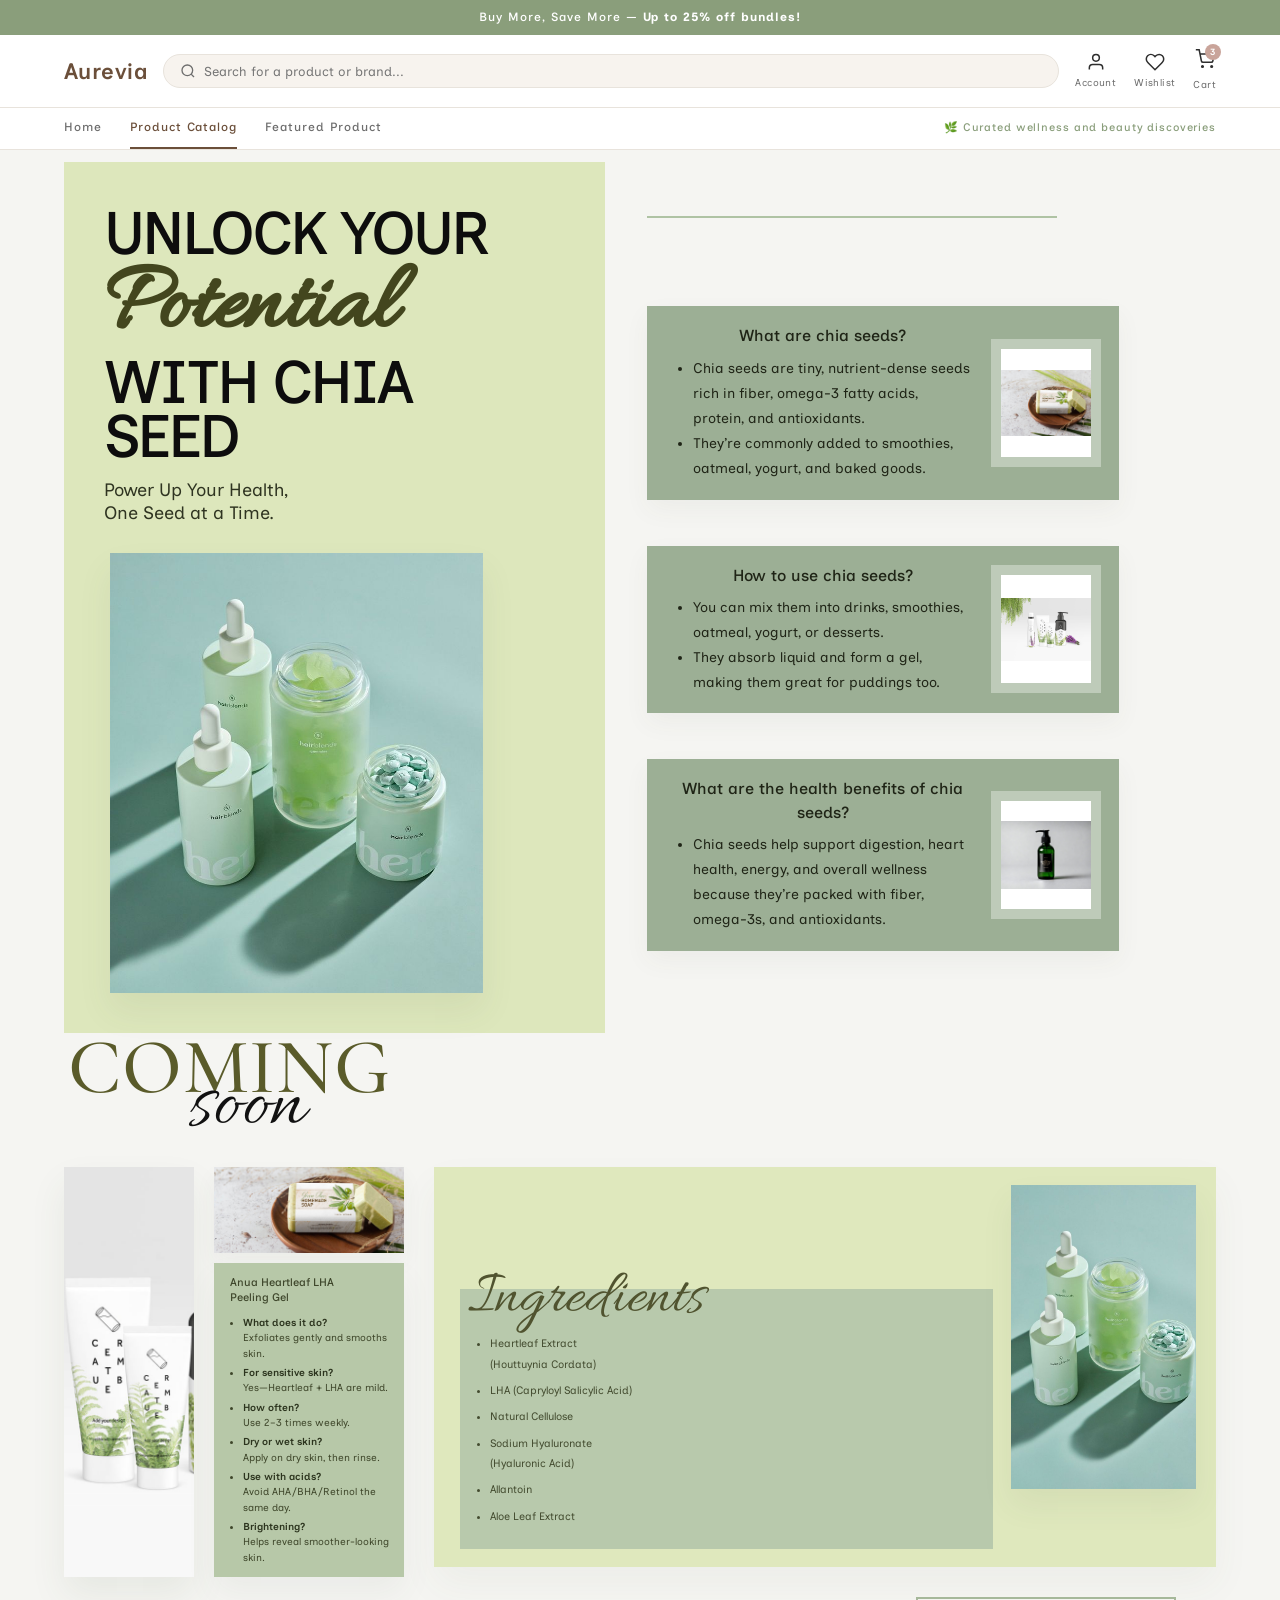
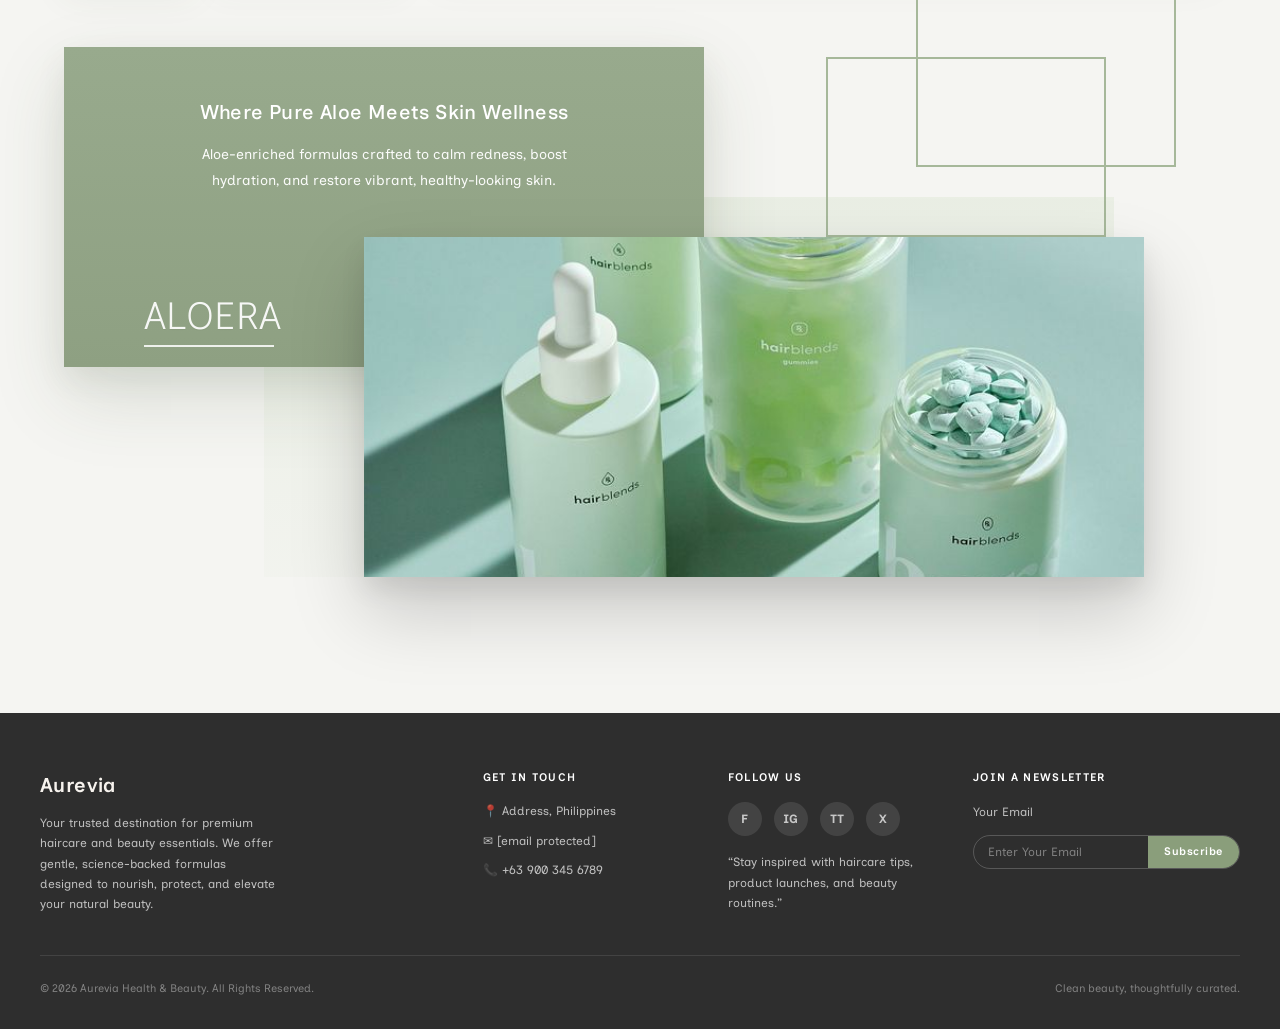
<file: product-catalog.html>
<!DOCTYPE html>
<html lang="en">
<head>
  <meta charset="UTF-8" />
  <meta name="viewport" content="width=device-width, initial-scale=1.0" />
  <title>Product Catalog – Aurevia</title>

  <link href="https://fonts.googleapis.com/css2?family=Inclusive+Sans:ital,wght@0,300..700;1,300..700&family=Cormorant+Garamond:wght@300;400;500;600;700&family=Allura&display=swap" rel="stylesheet" />
  <link rel="stylesheet" href="styles.css" />
  <link rel="stylesheet" href="catalog.css" />
</head>
<body>

  <div class="promo-bar">Buy More, Save More — <span>Up to 25% off bundles!</span></div>

  <header>
    <div class="header-inner">
      <a href="storefront-homepage.html" class="logo">Aurevia</a>

      <div class="search-bar">
        <svg width="16" height="16" fill="none" viewBox="0 0 24 24" stroke="currentColor" stroke-width="2">
          <circle cx="11" cy="11" r="8"></circle>
          <path d="m21 21-4.35-4.35"></path>
        </svg>
        <input type="text" placeholder="Search for a product or brand..." />
      </div>

      <div class="header-icons">
        <a href="#" class="header-icon-btn" onclick="(function(){var u=JSON.parse(localStorage.getItem('aurevia_user')||'null');window.location.href=(u&&u.loggedIn)?'profile.html':'login.html';return false;})()"><svg width="20" height="20" fill="none" viewBox="0 0 24 24" stroke="currentColor" stroke-width="1.8">
            <path d="M20 21v-2a4 4 0 0 0-4-4H8a4 4 0 0 0-4 4v2"></path>
            <circle cx="12" cy="7" r="4"></circle>
          </svg><span>Account</span></a>

        <a href="order-history.html" class="header-icon-btn"><svg width="20" height="20" fill="none" viewBox="0 0 24 24" stroke="currentColor" stroke-width="1.8">
            <path d="M20.84 4.61a5.5 5.5 0 0 0-7.78 0L12 5.67l-1.06-1.06a5.5 5.5 0 0 0-7.78 7.78l1.06 1.06L12 21.23l7.78-7.78 1.06-1.06a5.5 5.5 0 0 0 0-7.78z"></path>
          </svg><span>Wishlist</span></a>

        <a href="cart.html" class="header-icon-btn"><div class="cart-badge">
            <svg width="20" height="20" fill="none" viewBox="0 0 24 24" stroke="currentColor" stroke-width="1.8">
              <circle cx="9" cy="21" r="1"></circle>
              <circle cx="20" cy="21" r="1"></circle>
              <path d="M1 1h4l2.68 13.39a2 2 0 0 0 2 1.61h9.72a2 2 0 0 0 2-1.61L23 6H6"></path>
            </svg>
            <span class="badge">3</span>
          </div><span>Cart</span></a>
      </div>
    </div>
  </header>

  <div class="sub-nav page-subnav">
    <div class="sub-nav-inner page-subnav-inner">
      <a href="storefront-homepage.html">Home</a>
      <a href="#" class="active">Product Catalog</a>
      <a href="product.html?id=pr4">Featured Product</a>
      <span class="free-ship">🌿 Curated wellness and beauty discoveries</span>
    </div>
  </div>

  <main class="catalog-page">

    <section class="catalog-hero reveal">
      <div class="catalog-left-panel soft-lime">
        <div class="copy-block">
          <h1>
            <span class="headline-line">UNLOCK YOUR</span>
            <span class="headline-script">Potential</span>
            <span class="headline-line">WITH CHIA SEED</span>
          </h1>
          <p class="lead-text">Power Up Your Health,<br>One Seed at a Time.</p>
        </div>

        <div class="hero-portrait media-card tall-photo">
          <img src="pictures/hero-img-2.jfif" alt="Healthy lifestyle visual">
        </div>
      </div>

      <div class="catalog-right-panel">
        <div class="rule-line"></div>

        <article class="info-card sage-card reveal">
          <div class="info-copy">
            <h3>What are chia seeds?</h3>
            <ul>
              <li>Chia seeds are tiny, nutrient-dense seeds rich in fiber, omega-3 fatty acids, protein, and antioxidants.</li>
              <li>They’re commonly added to smoothies, oatmeal, yogurt, and baked goods.</li>
            </ul>
          </div>
          <div class="info-image small-packshot">
            <img src="pictures/pr1.jpg" alt="Natural skincare visual">
          </div>
        </article>

        <article class="info-card sage-card reveal">
          <div class="info-copy">
            <h3>How to use chia seeds?</h3>
            <ul>
              <li>You can mix them into drinks, smoothies, oatmeal, yogurt, or desserts.</li>
              <li>They absorb liquid and form a gel, making them great for puddings too.</li>
            </ul>
          </div>
          <div class="info-image small-packshot">
            <img src="pictures/pr2.jpg" alt="Botanical product visual">
          </div>
        </article>

        <article class="info-card sage-card reveal">
          <div class="info-copy">
            <h3>What are the health benefits of chia seeds?</h3>
            <ul>
              <li>Chia seeds help support digestion, heart health, energy, and overall wellness because they’re packed with fiber, omega-3s, and antioxidants.</li>
            </ul>
          </div>
          <div class="info-image small-packshot">
            <img src="pictures/pr7.jpg" alt="Wellness product visual">
          </div>
        </article>
      </div>
    </section>

    <section class="coming-section reveal">
      <div class="coming-title-block">
        <div class="coming-main">COMING</div>
        <div class="coming-script">soon</div>
      </div>

      <div class="coming-layout">
        <div class="coming-left">
          <div class="coming-product-image">
            <img src="pictures/pr2.jpg" alt="Botanical skincare collection">
          </div>

          <div class="coming-copy-column">
            <div class="coming-copy-image">
              <img src="pictures/pr1.jpg" alt="Natural product detail">
            </div>

            <div class="coming-copy-text">
              <h3>Anua Heartleaf LHA<br>Peeling Gel</h3>
              <ul>
                <li><strong>What does it do?</strong><br>Exfoliates gently and smooths skin.</li>
                <li><strong>For sensitive skin?</strong><br>Yes—Heartleaf + LHA are mild.</li>
                <li><strong>How often?</strong><br>Use 2–3 times weekly.</li>
                <li><strong>Dry or wet skin?</strong><br>Apply on dry skin, then rinse.</li>
                <li><strong>Use with acids?</strong><br>Avoid AHA/BHA/Retinol the same day.</li>
                <li><strong>Brightening?</strong><br>Helps reveal smoother-looking skin.</li>
              </ul>
            </div>
          </div>
        </div>

        <div class="coming-right">
          <div class="ingredients-panel">
            <div class="ingredients-text-card">
              <h3>Ingredients</h3>
              <ul>
                <li>Heartleaf Extract<br>(Houttuynia Cordata)</li>
                <li>LHA (Capryloyl Salicylic Acid)</li>
                <li>Natural Cellulose</li>
                <li>Sodium Hyaluronate<br>(Hyaluronic Acid)</li>
                <li>Allantoin</li>
                <li>Aloe Leaf Extract</li>
              </ul>
            </div>

            <div class="ingredients-image">
              <img src="pictures/hero-img-2.jfif" alt="Green wellness visual">
            </div>
          </div>
        </div>
      </div>
    </section>

    <section class="catalog-feature-section reveal">
      <div class="catalog-feature-wrap">
        <div class="catalog-feature-card premium-card">
          <h3>Where Pure Aloe Meets Skin Wellness</h3>
          <p>
            Aloe-enriched formulas crafted to calm redness, boost
            hydration, and restore vibrant, healthy-looking skin.
          </p>
        </div>

        <div class="catalog-feature-outline outline-back"></div>
        <div class="catalog-feature-outline outline-front"></div>

        <div class="catalog-feature-label">
          <span>ALOERA</span>
          <div class="label-line"></div>
        </div>

        <div class="catalog-feature-image premium-image">
          <img src="pictures/hero-img-2.jfif" alt="Aloe-inspired skincare visual">
        </div>
      </div>
    </section>

  </main>

  <footer>
    <div class="footer-inner">
      <div class="footer-brand">
        <div class="logo">Aurevia</div>
        <p>Your trusted destination for premium haircare and beauty essentials. We offer gentle, science-backed formulas designed to nourish, protect, and elevate your natural beauty.</p>
      </div>

      <div class="footer-col">
        <h4>Get in Touch</h4>
        <ul>
          <li>📍 Address, Philippines</li>
          <li>✉ <a href="/cdn-cgi/l/email-protection" class="__cf_email__" data-cfemail="a7e6d2d5c2d1cec6efe5e7c0cac6cecb89c4c8ca">[email&#160;protected]</a></li>
          <li>📞 +63 900 345 6789</li>
        </ul>
      </div>

      <div class="footer-col">
        <h4>Follow Us</h4>
        <div class="social-icons social-icons-custom">
          <a href="#">f</a>
          <a href="#">ig</a>
          <a href="#">tt</a>
          <a href="#">x</a>
        </div>
        <p class="footer-mini">“Stay inspired with haircare tips, product launches, and beauty routines.”</p>
      </div>

      <div class="footer-col">
        <h4>Join a Newsletter</h4>
        <p style="font-size:12px;line-height:1.7;margin-bottom:12px;">Your Email</p>
        <div class="newsletter-input-wrap">
          <input type="email" placeholder="Enter Your Email">
          <button>Subscribe</button>
        </div>
      </div>
    </div>

    <div class="footer-bottom">
      <span>© 2026 Aurevia Health &amp; Beauty. All Rights Reserved.</span>
      <span>Clean beauty, thoughtfully curated.</span>
    </div>
  </footer>

  <script src="catalog.js"></script>
</body>
</html>
</file>
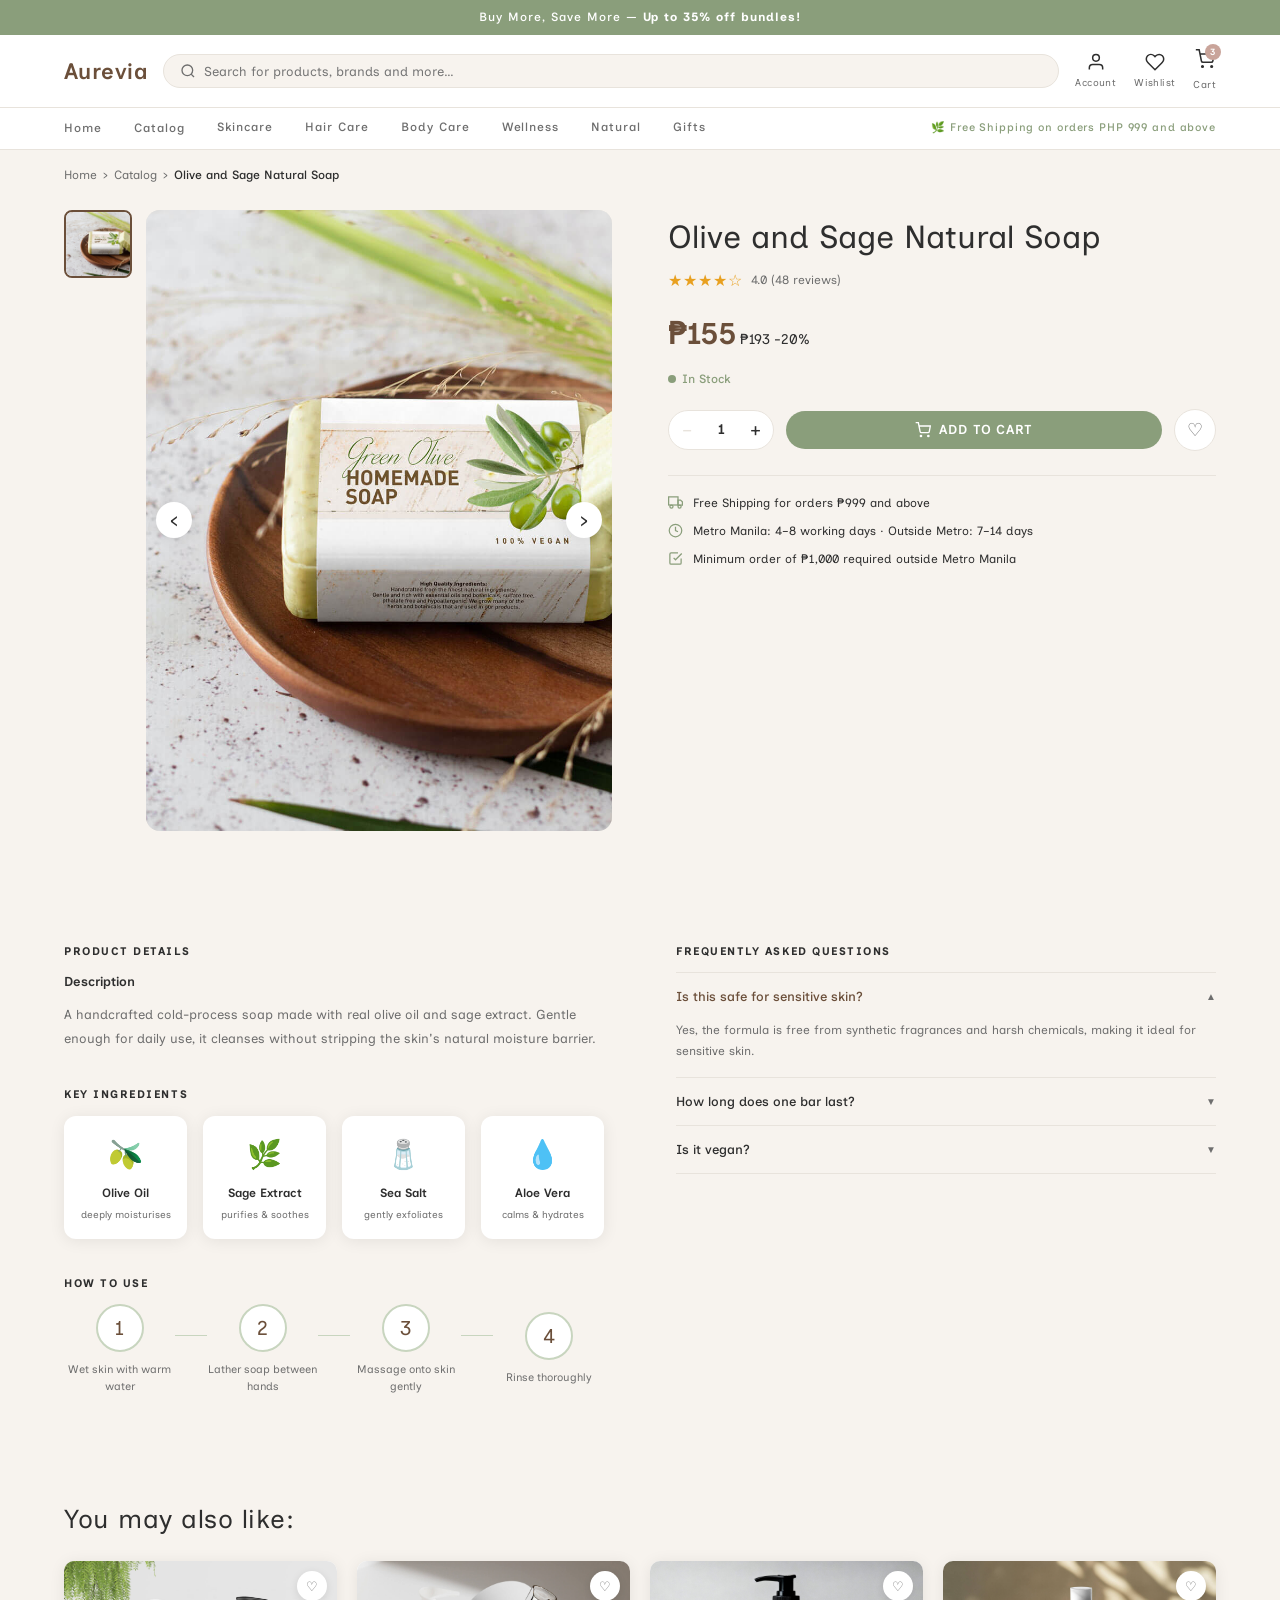
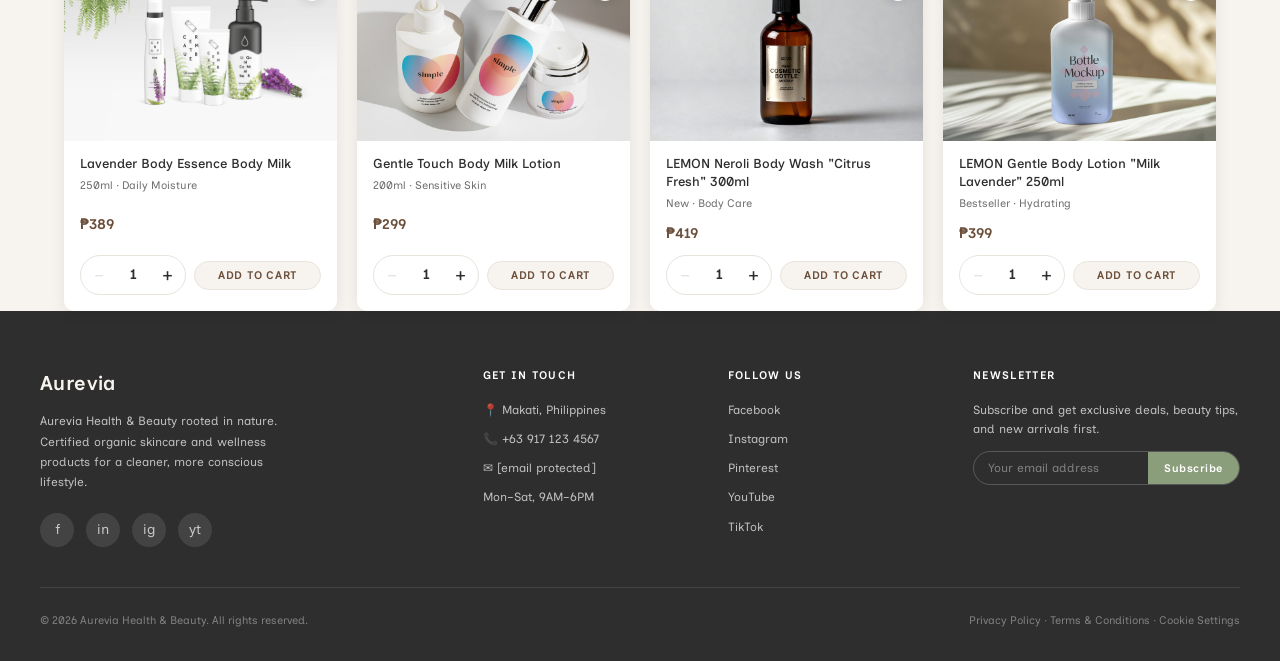
<file: product.html>
<!DOCTYPE html>
<html lang="en">
<head>
<meta charset="UTF-8" />
<meta name="viewport" content="width=device-width, initial-scale=1.0" />
<title>Product – Aurevia</title>
<link href="https://fonts.googleapis.com/css2?family=Inclusive+Sans:ital,wght@0,300..700;1,300..700&display=swap" rel="stylesheet" />
<link rel="stylesheet" href="styles.css" />
<link rel="stylesheet" href="product.css" />
</head>
<body>

<div class="promo-bar">Buy More, Save More — <span>Up to 35% off bundles!</span></div>

<header>
  <div class="header-inner">
    <a href="storefront-homepage.html" class="logo">Aurevia</a>
    <div class="search-bar">
      <svg width="16" height="16" fill="none" viewBox="0 0 24 24" stroke="currentColor" stroke-width="2"><circle cx="11" cy="11" r="8"/><path d="m21 21-4.35-4.35"/></svg>
      <input type="text" placeholder="Search for products, brands and more…" />
    </div>
    <div class="header-icons">
      <a href="#" class="header-icon-btn" onclick="(function(){var u=JSON.parse(localStorage.getItem('aurevia_user')||'null');window.location.href=(u&&u.loggedIn)?'profile.html':'login.html';return false;})()"><svg width="20" height="20" fill="none" viewBox="0 0 24 24" stroke="currentColor" stroke-width="1.8"><path d="M20 21v-2a4 4 0 0 0-4-4H8a4 4 0 0 0-4 4v2"/><circle cx="12" cy="7" r="4"/></svg><span>Account</span></a>
      <a href="order-history.html" class="header-icon-btn"><svg width="20" height="20" fill="none" viewBox="0 0 24 24" stroke="currentColor" stroke-width="1.8"><path d="M20.84 4.61a5.5 5.5 0 0 0-7.78 0L12 5.67l-1.06-1.06a5.5 5.5 0 0 0-7.78 7.78l1.06 1.06L12 21.23l7.78-7.78 1.06-1.06a5.5 5.5 0 0 0 0-7.78z"/></svg><span>Wishlist</span></a>
      <a href="cart.html" class="header-icon-btn"><div class="cart-badge">
          <svg width="20" height="20" fill="none" viewBox="0 0 24 24" stroke="currentColor" stroke-width="1.8"><circle cx="9" cy="21" r="1"/><circle cx="20" cy="21" r="1"/><path d="M1 1h4l2.68 13.39a2 2 0 0 0 2 1.61h9.72a2 2 0 0 0 2-1.61L23 6H6"/></svg>
          <span class="badge">3</span>
        </div><span>Cart</span></a>
    </div>
  </div>
</header>

<div class="sub-nav">
  <div class="sub-nav-inner">
    <a href="storefront-homepage.html"><span>Home</span></a>
    <a href="product-catalog.html"><span>Catalog</span></a>
    <span>Skincare</span>
    <span>Hair Care</span>
    <span>Body Care</span>
    <span>Wellness</span>
    <span>Natural</span>
    <span>Gifts</span>
    <span class="free-ship">🌿 Free Shipping on orders PHP 999 and above</span>
  </div>
</div>

<div class="breadcrumb">
  <div class="breadcrumb-inner">
    <a href="storefront-homepage.html">Home</a>
    <span>›</span>
    <a href="product-catalog.html">Catalog</a>
    <span>›</span>
    <span class="current" id="breadcrumbName">Product</span>
  </div>
</div>

<section class="product-main">
  <div class="product-main-inner">
    <div class="product-gallery">
      <div class="thumb-list" id="thumbList"></div>
      <div class="main-image-wrap">
        <button type="button" class="gallery-arrow left" id="galleryPrev">&#8249;</button>
        <div class="main-image"><img src="" alt="" id="mainProductImg" /></div>
        <button type="button" class="gallery-arrow right" id="galleryNext">&#8250;</button>
      </div>
    </div>
    <div class="product-info-panel">
      <h1 class="product-title" id="productTitle"></h1>
      <div class="product-rating">
        <span class="stars" id="productStars"></span>
        <span class="rating-count" id="productRating"></span>
      </div>
      <div class="product-pricing">
        <span class="price-big" id="productPrice"></span>
        <span class="price-original-big" id="productOrigPrice"></span>
        <span class="badge-sale-big" id="productBadge"></span>
      </div>
      <div class="product-stock"><span class="stock-dot"></span>In Stock</div>
      <div class="product-qty-row">
        <div class="qty-control">
          <button type="button" class="qty-btn" id="qtyMinus" disabled>−</button>
          <span class="qty-value" id="qtyValue">1</span>
          <button type="button" class="qty-btn" id="qtyPlus">+</button>
        </div>
        <button type="button" class="btn-add-to-cart" id="mainAddToCart">
          <svg width="16" height="16" fill="none" viewBox="0 0 24 24" stroke="currentColor" stroke-width="2"><circle cx="9" cy="21" r="1"/><circle cx="20" cy="21" r="1"/><path d="M1 1h4l2.68 13.39a2 2 0 0 0 2 1.61h9.72a2 2 0 0 0 2-1.61L23 6H6"/></svg>
          Add to Cart
        </button>
        <button type="button" class="btn-wishlist-main" id="mainWishlist">♡</button>
      </div>
      <div class="delivery-info">
        <div class="delivery-row">
          <svg width="15" height="15" fill="none" viewBox="0 0 24 24" stroke="currentColor" stroke-width="2"><rect x="1" y="3" width="15" height="13"/><path d="M16 8h4l3 3v5h-7V8z"/><circle cx="5.5" cy="18.5" r="2.5"/><circle cx="18.5" cy="18.5" r="2.5"/></svg>
          <span>Free Shipping for orders ₱999 and above</span>
        </div>
        <div class="delivery-row">
          <svg width="15" height="15" fill="none" viewBox="0 0 24 24" stroke="currentColor" stroke-width="2"><circle cx="12" cy="12" r="10"/><path d="M12 6v6l4 2"/></svg>
          <span>Metro Manila: 4–8 working days · Outside Metro: 7–14 days</span>
        </div>
        <div class="delivery-row">
          <svg width="15" height="15" fill="none" viewBox="0 0 24 24" stroke="currentColor" stroke-width="2"><path d="M9 11l3 3L22 4"/><path d="M21 12v7a2 2 0 0 1-2 2H5a2 2 0 0 1-2-2V5a2 2 0 0 1 2-2h11"/></svg>
          <span>Minimum order of ₱1,000 required outside Metro Manila</span>
        </div>
      </div>
    </div>
  </div>
</section>

<section class="details-section">
  <div class="details-inner">
    <div class="details-left">
      <h3 class="details-heading">PRODUCT DETAILS</h3>
      <p class="details-sub">Description</p>
      <p class="details-body" id="detailsBody"></p>
      <h3 class="details-heading" style="margin-top:36px;">Key Ingredients</h3>
      <div class="ingredients-grid" id="ingredientsGrid"></div>
      <h3 class="details-heading" style="margin-top:36px;">How to Use</h3>
      <div class="howto-steps" id="howtoSteps"></div>
    </div>
    <div class="details-right">
      <h3 class="details-heading">Frequently Asked Questions</h3>
      <div class="faq-list" id="faqList"></div>
    </div>
  </div>
</section>

<section class="related-section">
  <div class="related-inner">
    <h2 class="section-title">You may also like:</h2>
    <div class="related-grid" id="relatedGrid"></div>
  </div>
</section>

<footer>
  <div class="footer-inner">
    <div class="footer-brand">
      <div class="logo">Aurevia</div>
      <p>Aurevia Health & Beauty rooted in nature. Certified organic skincare and wellness products for a cleaner, more conscious lifestyle.</p>
      <div class="social-icons" style="margin-top:20px;">
        <a href="#">f</a><a href="#">in</a><a href="#">ig</a><a href="#">yt</a>
      </div>
    </div>
    <div class="footer-col">
      <h4>Get in Touch</h4>
      <ul>
        <li>📍 Makati, Philippines</li>
        <li>📞 +63 917 123 4567</li>
        <li>✉ <a href="/cdn-cgi/l/email-protection" class="__cf_email__" data-cfemail="d8b0bdb4b4b798b9adaabdaeb1b9f6a8b0">[email&#160;protected]</a></li>
        <li>Mon–Sat, 9AM–6PM</li>
      </ul>
    </div>
    <div class="footer-col">
      <h4>Follow Us</h4>
      <ul><li>Facebook</li><li>Instagram</li><li>Pinterest</li><li>YouTube</li><li>TikTok</li></ul>
    </div>
    <div class="footer-col">
      <h4>Newsletter</h4>
      <p style="font-size:12px;line-height:1.6;margin-bottom:12px;">Subscribe and get exclusive deals, beauty tips, and new arrivals first.</p>
      <div class="newsletter-input-wrap">
        <input type="email" placeholder="Your email address" />
        <button>Subscribe</button>
      </div>
    </div>
  </div>
  <div class="footer-bottom">
    <span>© 2026 Aurevia Health &amp; Beauty. All rights reserved.</span>
    <span>Privacy Policy · Terms &amp; Conditions · Cookie Settings</span>
  </div>
</footer>

<script src="product.js"></script>
</body>
</html>
</file>
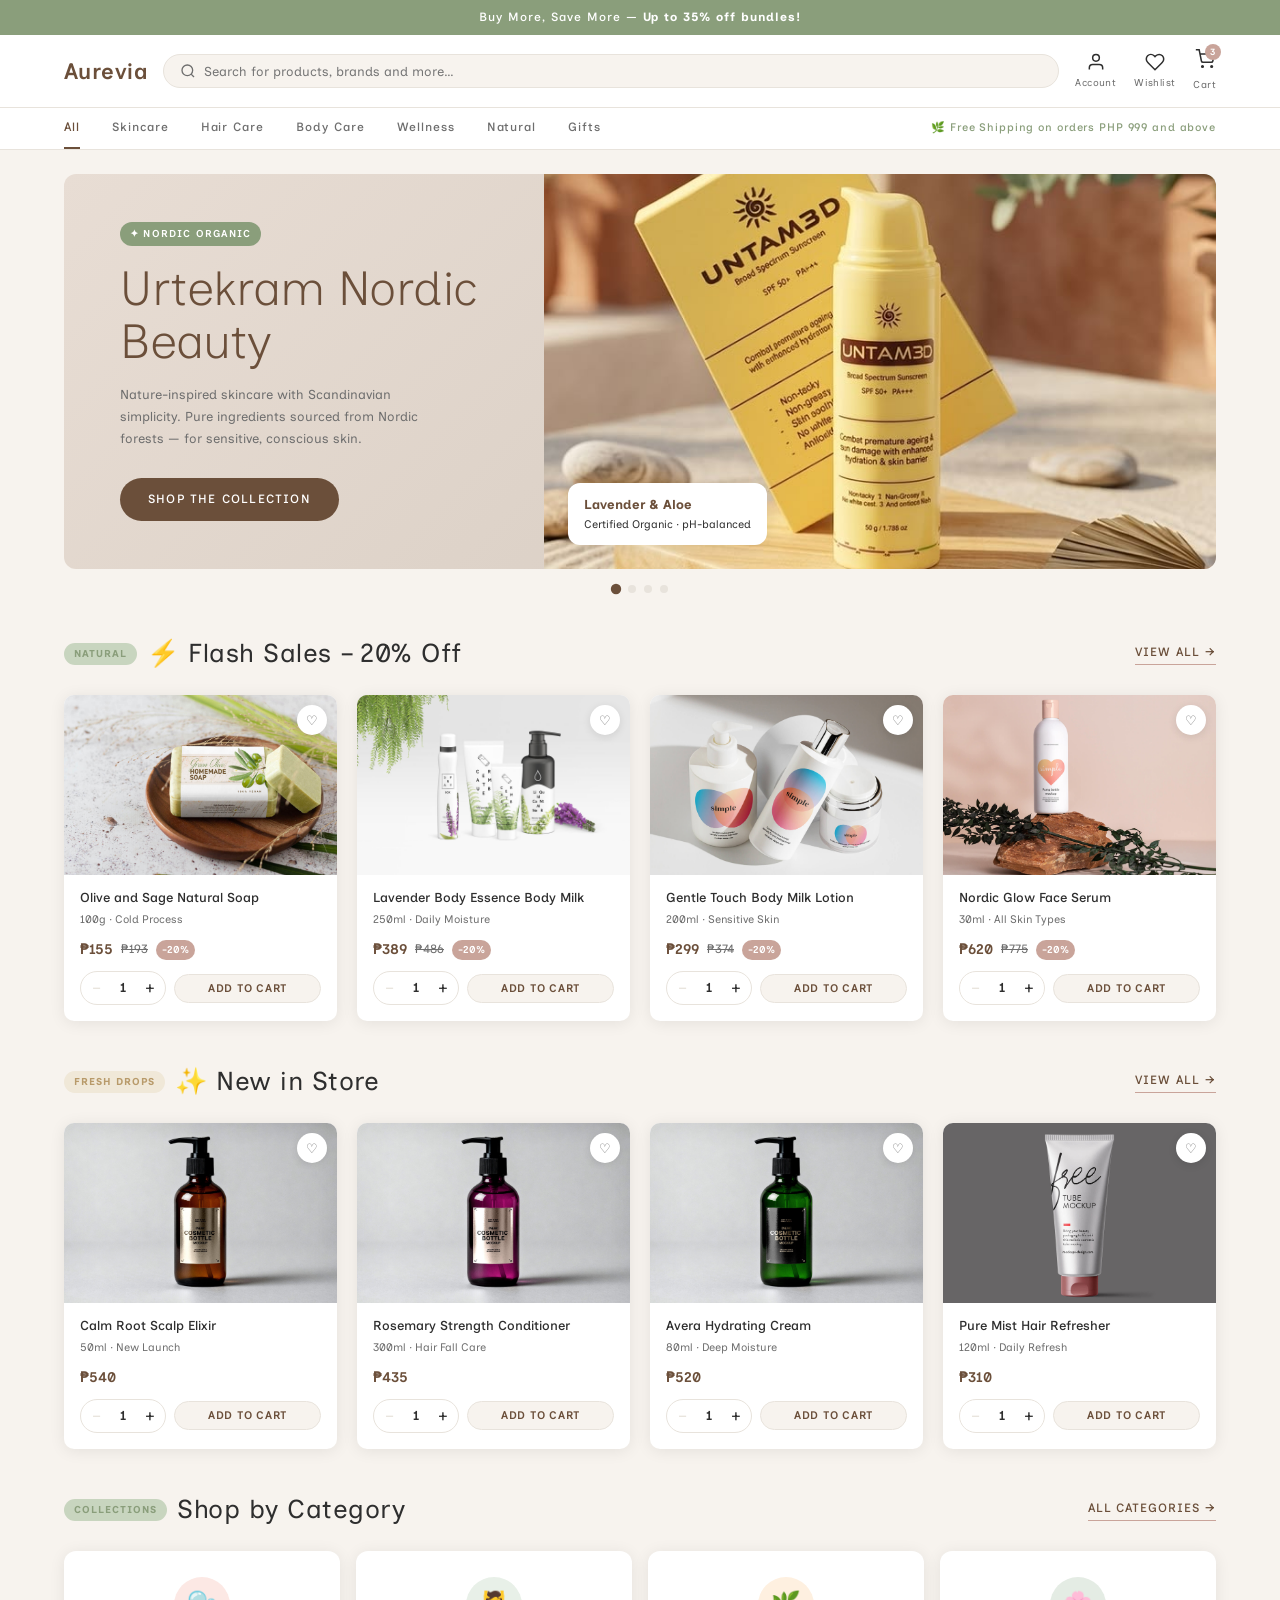
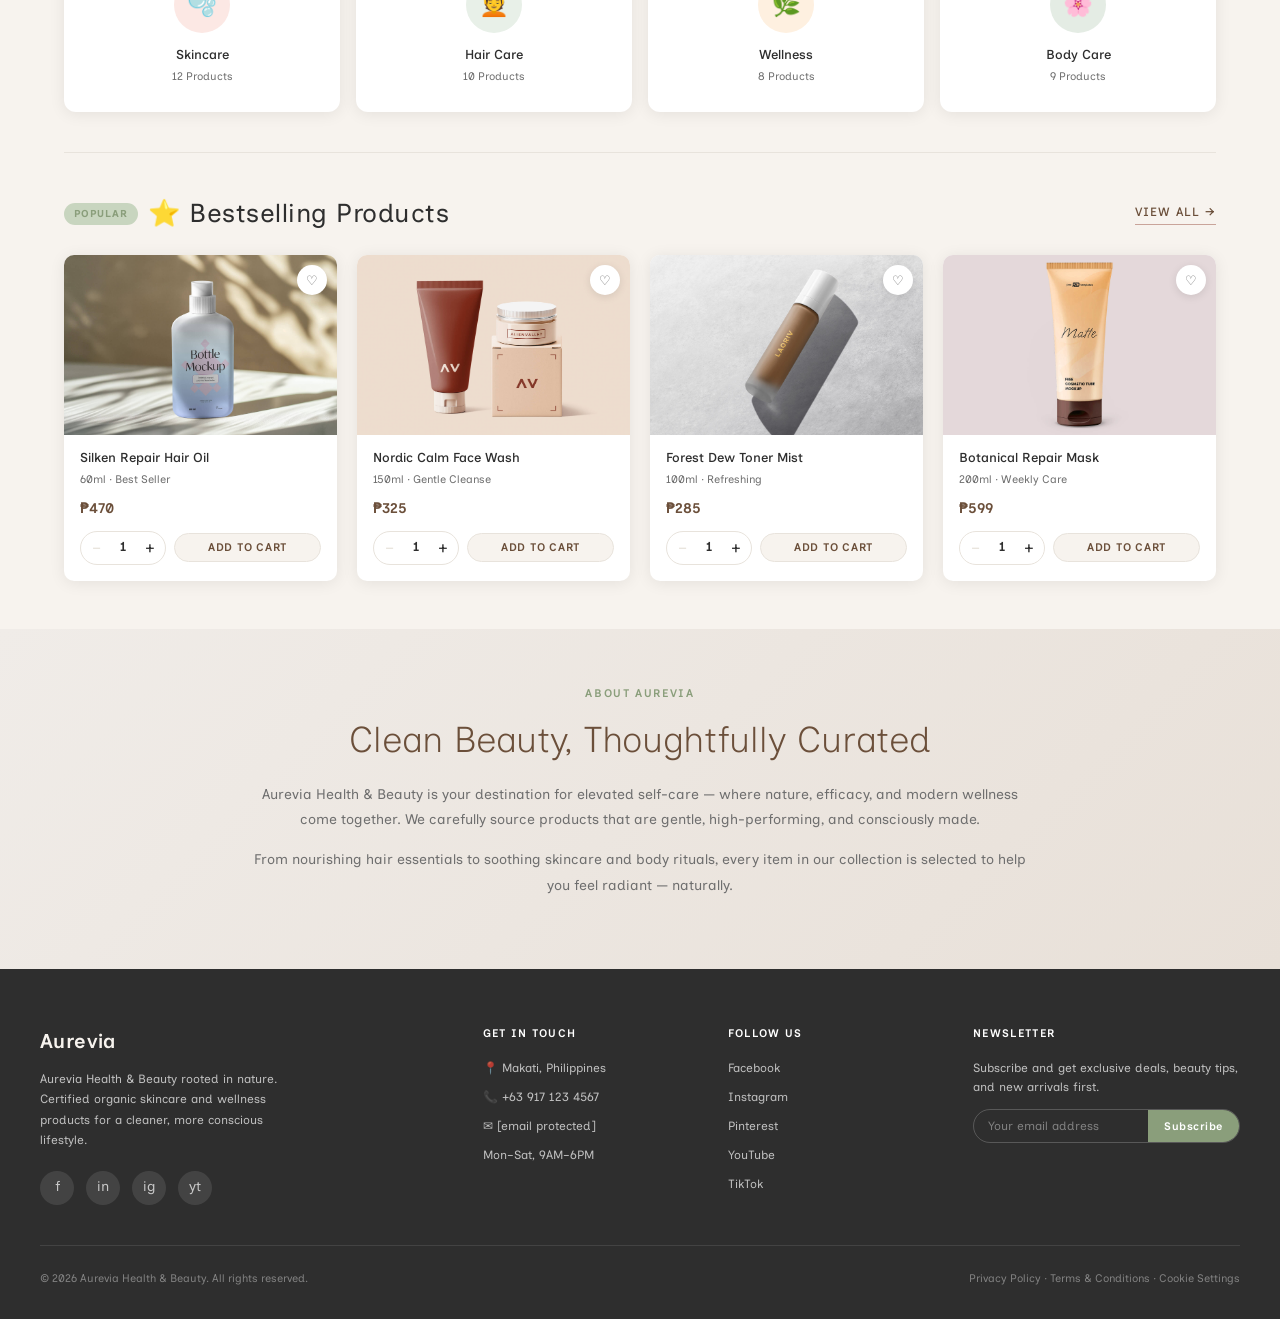
<file: profile.html>
<!DOCTYPE html>
<html lang="en">
<head>
  <meta charset="UTF-8" />
  <meta name="viewport" content="width=device-width, initial-scale=1.0" />
  <title>My Account – Aurevia</title>
  <link href="https://fonts.googleapis.com/css2?family=Inclusive+Sans&family=Roboto:wght@700&display=swap" rel="stylesheet">
  <link rel="stylesheet" href="account.css" />
</head>
<body class="account-page" id="page-profile">

<div class="account-header">
  <a href="storefront-homepage.html" class="acc-logo">Aurevia</a>
  <span class="acc-title">My Account</span>
  <a href="cart.html" class="acc-cart">🛒</a>
</div>

<div class="account-container">
  <h2 class="account-page-title">My Account</h2>

  <div class="profile-layout">

    <!-- LEFT: User info -->
    <div class="profile-card">
      <div class="acc-avatar">👤</div>
      <p class="acc-name" id="accName">User</p>
      <p class="acc-email" id="accEmail">—</p>
      <button class="acc-logout-btn" onclick="logout()">Log Out</button>
    </div>

    <!-- RIGHT: Menu -->
    <div class="menu-card">
      <a href="order-history.html" class="menu-link">Order History <span>›</span></a>
      <a href="address.html" class="menu-link">Addresses <span>›</span></a>
      <a href="help.html" class="menu-link">Help &amp; Support <span>›</span></a>
    </div>

  </div>

  <!-- Recent Orders -->
  <div class="acc-orders">
    <div class="acc-orders-header">
      <h3>Recent Orders</h3>
      <span>From your cart history</span>
    </div>
    <div class="acc-order">
      <span>Order #1</span>
      <span>Processing</span>
      <span>—</span>
      <button onclick="window.location.href='cart.html'">View ›</button>
    </div>
  </div>
</div>

<script src="account.js"></script>
</body>
</html>
</file>
<file: styles.css>
:root {
    --cream: #f7f3ee;
    --sage: #8a9e7b;
    --sage-light: #c8d5bf;
    --warm-brown: #6b4f3a;
    --dusty-rose: #c9a49a;
    --charcoal: #2e2e2e;
    --mid-gray: #6e6e6e;
    --light-gray: #e8e3dc;
    --white: #ffffff;
    --gold: #b89a6a;
    --font-display: 'Inclusive Sans', sans-serif;
    --font-body: 'Inclusive Sans', sans-serif;
    --radius: 4px;
    --shadow: 0 2px 16px rgba(0,0,0,0.08);
    --shadow-hover: 0 8px 32px rgba(0,0,0,0.13);
  }

  *, *::before, *::after { box-sizing: border-box; margin: 0; padding: 0; }

  body {
    font-family: var(--font-body);
    background: var(--cream);
    color: var(--charcoal);
    font-size: 14px;
    line-height: 1.6;
  }

  a { text-decoration: none; color: inherit; }
  img { display: block; width: 100%; object-fit: cover; }
  button { cursor: pointer; border: none; background: none; font-family: var(--font-body); }

  /* ── TOP PROMO BAR ── */
  .promo-bar {
    background: var(--sage);
    color: var(--white);
    text-align: center;
    padding: 8px 16px;
    font-size: 12px;
    letter-spacing: 0.08em;
    font-weight: 500;
  }
  .promo-bar span { font-weight: 700; }

  /* ── HEADER ── */
  header {
    background: var(--white);
    border-bottom: 1px solid var(--light-gray);
    position: sticky;
    top: 0;
    z-index: 100;
  }
  .header-inner {
    max-width: 1200px;
    margin: 0 auto;
    display: flex;
    align-items: center;
    gap: 16px;
    padding: 14px 24px;
  }
  .logo {
    font-family: var(--font-display);
    font-size: 22px;
    font-weight: 600;
    color: var(--warm-brown);
    white-space: nowrap;
    letter-spacing: 0.02em;
  }
  .search-bar {
    flex: 1;
    display: flex;
    align-items: center;
    background: var(--cream);
    border: 1px solid var(--light-gray);
    border-radius: 24px;
    padding: 8px 16px;
    gap: 8px;
  }
  .search-bar input {
    flex: 1;
    border: none;
    background: transparent;
    font-family: var(--font-body);
    font-size: 13px;
    color: var(--charcoal);
    outline: none;
  }
  .search-bar svg { color: var(--mid-gray); flex-shrink: 0; }
  .header-icons {
    display: flex;
    align-items: center;
    gap: 18px;
  }
  .header-icon-btn {
    display: flex;
    flex-direction: column;
    align-items: center;
    gap: 3px;
    font-size: 10px;
    color: var(--mid-gray);
    letter-spacing: 0.04em;
    text-decoration: none;
    cursor: pointer;
  }
  .header-icon-btn svg { color: var(--charcoal); }
  .cart-badge {
    position: relative;
    display: inline-block;
  }
  .cart-badge .badge {
    position: absolute;
    top: -5px; right: -6px;
    background: var(--dusty-rose);
    color: white;
    font-size: 9px;
    width: 16px; height: 16px;
    border-radius: 50%;
    display: flex; align-items: center; justify-content: center;
    font-weight: 600;
  }

  /* ── SUB NAV ── */
  .sub-nav {
    background: var(--white);
    border-bottom: 1px solid var(--light-gray);
  }
  .sub-nav-inner {
    max-width: 1200px;
    margin: 0 auto;
    display: flex;
    align-items: center;
    padding: 0 24px;
    gap: 32px;
    font-size: 12px;
    color: var(--mid-gray);
  }
  .sub-nav-inner span {
    padding: 10px 0;
    letter-spacing: 0.08em;
    font-weight: 500;
    cursor: pointer;
    border-bottom: 2px solid transparent;
    transition: color 0.2s, border-color 0.2s;
  }
  .sub-nav-inner span:hover, .sub-nav-inner span.active {
    color: var(--warm-brown);
    border-bottom-color: var(--warm-brown);
  }
  .free-ship {
    margin-left: auto;
    font-size: 11px;
    color: var(--sage);
    font-weight: 500;
  }

  /* ── HERO ── */
  .hero {
    position: relative;
    max-width: 1200px;
    margin: 24px auto 0;
    padding: 0 24px;
  }
  .hero-slide {
    display: none;
    border-radius: 12px;
    overflow: hidden;
    background: linear-gradient(135deg, #e8ddd4 0%, #d4c9be 100%);
    min-height: 360px;
    position: relative;
  }
  .hero-slide.active { display: flex; align-items: center; }
  .hero-content {
    padding: 48px 56px;
    flex: 1;
    max-width: 480px;
  }
  .hero-tag {
    display: inline-block;
    background: var(--sage);
    color: var(--white);
    font-size: 10px;
    letter-spacing: 0.12em;
    padding: 4px 10px;
    border-radius: 20px;
    font-weight: 600;
    margin-bottom: 16px;
    text-transform: uppercase;
  }
  .hero-content h1 {
    font-family: var(--font-display);
    font-size: 48px;
    font-weight: 300;
    line-height: 1.1;
    color: var(--warm-brown);
    margin-bottom: 16px;
    letter-spacing: -0.01em;
  }
  .hero-content p {
    font-size: 13px;
    color: var(--mid-gray);
    line-height: 1.7;
    margin-bottom: 28px;
    max-width: 320px;
  }
  .hero-content .btn-primary {
    background: var(--warm-brown);
    color: var(--white);
    padding: 12px 28px;
    border-radius: 24px;
    font-size: 12px;
    letter-spacing: 0.1em;
    font-weight: 500;
    text-transform: uppercase;
    transition: background 0.2s, transform 0.2s;
    display: inline-block;
  }
  .hero-content .btn-primary:hover {
    background: var(--charcoal);
    transform: translateY(-1px);
  }
  .hero-image {
    flex: 1;
    position: relative;
    align-self: stretch;
    min-height: 360px;
    overflow: hidden;
  }
  .hero-image img {
    position: absolute;
    inset: 0;
    width: 100%;
    height: 100%;
    object-fit: cover;
    object-position: center;
    display: block;
  }
  .hero-floater {
    position: absolute;
    bottom: 24px;
    left: 24px;
    background: white;
    border-radius: 12px;
    padding: 12px 16px;
    box-shadow: var(--shadow);
    font-size: 11px;
    z-index: 2;
  }
  .hero-floater strong { display: block; color: var(--warm-brown); font-size: 13px; }

  /* Dots */
  .hero-dots {
    display: flex;
    justify-content: center;
    gap: 8px;
    margin-top: 16px;
  }
  .hero-dots .dot {
    width: 8px; height: 8px;
    border-radius: 50%;
    background: var(--light-gray);
    cursor: pointer;
    transition: background 0.2s, transform 0.2s;
  }
  .hero-dots .dot.active {
    background: var(--warm-brown);
    transform: scale(1.3);
  }

  /* ── SECTIONS ── */
  section {
    max-width: 1200px;
    margin: 40px auto 0;
    padding: 0 24px;
  }

  .section-header {
    display: flex;
    align-items: center;
    justify-content: space-between;
    margin-bottom: 20px;
  }
  .section-label {
    display: flex;
    align-items: center;
    gap: 10px;
  }
  .section-label .tag {
    background: var(--sage-light);
    color: var(--sage);
    font-size: 10px;
    font-weight: 700;
    letter-spacing: 0.1em;
    padding: 3px 10px;
    border-radius: 20px;
    text-transform: uppercase;
  }
  .section-label .tag.featured {
    background: #f0e8d8;
    color: var(--gold);
  }
  .section-title {
    font-family: var(--font-display);
    font-size: 26px;
    font-weight: 400;
    color: var(--charcoal);
    letter-spacing: 0.02em;
  }
  .section-cta {
    font-size: 12px;
    color: var(--warm-brown);
    letter-spacing: 0.08em;
    font-weight: 500;
    text-transform: uppercase;
    border-bottom: 1px solid var(--dusty-rose);
    padding-bottom: 2px;
    cursor: pointer;
    transition: color 0.2s;
  }
  .section-cta:hover { color: var(--charcoal); }

  /* ── PRODUCT GRID ── */
  .product-grid {
    display: grid;
    grid-template-columns: repeat(4, 1fr);
    gap: 20px;
  }
  .product-card {
    background: var(--white);
    border-radius: 10px;
    overflow: hidden;
    box-shadow: var(--shadow);
    transition: transform 0.25s, box-shadow 0.25s;
    position: relative;
    cursor: pointer;
    display: flex;
    flex-direction: column;
  }
  .product-card:hover {
    transform: translateY(-4px);
    box-shadow: var(--shadow-hover);
  }
  .product-img {
    height: 180px;
    background: linear-gradient(145deg, var(--cream) 0%, var(--light-gray) 100%);
    display: flex;
    align-items: center;
    justify-content: center;
    position: relative;
    overflow: hidden;
  }
  .product-img img {
    width: 100%;
    height: 100%;
    object-fit: cover;
    display: block;
    transition: transform 0.35s ease;
  }
  .product-card:hover .product-img img {
    transform: scale(1.04);
  }
  .wishlist-btn {
    position: absolute;
    top: 10px; right: 10px;
    width: 30px; height: 30px;
    background: white;
    border-radius: 50%;
    display: flex; align-items: center; justify-content: center;
    box-shadow: 0 2px 8px rgba(0,0,0,0.1);
    transition: background 0.2s;
    color: var(--mid-gray);
  }
  .wishlist-btn:hover { background: var(--dusty-rose); color: white; }
  .wishlist-btn.active {
    background: var(--dusty-rose);
    color: white;
  }
  .wishlist-btn.active:hover {
    background: #b8857a;
    color: white;
  }
  .product-info {
    padding: 14px 16px 16px;
    display: flex;
    flex-direction: column;
    flex: 1;
  }
  .product-name {
    font-size: 13px;
    font-weight: 500;
    color: var(--charcoal);
    margin-bottom: 4px;
    line-height: 1.4;
  }
  .product-sub {
    font-size: 11px;
    color: var(--mid-gray);
    margin-bottom: 10px;
  }
  .product-price {
    display: flex;
    align-items: center;
    gap: 8px;
    flex: 1;
    align-content: flex-start;
  }
  .price-current {
    font-size: 14px;
    font-weight: 600;
    color: var(--warm-brown);
  }
  .price-original {
    font-size: 12px;
    color: var(--mid-gray);
    text-decoration: line-through;
  }
  .badge-sale {
    font-size: 10px;
    background: var(--dusty-rose);
    color: white;
    padding: 2px 6px;
    border-radius: 10px;
    font-weight: 600;
  }

  /* ── CARD ACTIONS (qty + add to cart) ── */
  .card-actions {
    display: flex;
    align-items: center;
    gap: 8px;
    margin-top: auto;
    padding-top: 10px;
  }
  .qty-control {
    display: flex;
    align-items: center;
    border: 1px solid var(--light-gray);
    border-radius: 24px;
    background: var(--white);
    overflow: hidden;
    flex-shrink: 0;
  }
  .qty-btn {
    width: 30px;
    height: 32px;
    font-size: 16px;
    color: var(--charcoal);
    background: none;
    border: none;
    cursor: pointer;
    display: flex;
    align-items: center;
    justify-content: center;
    transition: background 0.15s, color 0.15s;
    font-family: var(--font-body);
    line-height: 1;
  }
  .qty-btn:hover { background: var(--light-gray); }
  .qty-btn:disabled { color: var(--light-gray); cursor: default; }
  .qty-value {
    min-width: 24px;
    text-align: center;
    font-size: 13px;
    font-weight: 600;
    color: var(--charcoal);
    user-select: none;
  }
  .add-to-cart {
    flex: 1;
    display: flex;
    align-items: center;
    justify-content: center;
    background: var(--cream);
    color: var(--warm-brown);
    border: 1px solid var(--light-gray);
    border-radius: 20px;
    padding: 7px 0;
    font-size: 11px;
    font-weight: 600;
    letter-spacing: 0.07em;
    text-transform: uppercase;
    width: 100%;
    transition: background 0.2s, color 0.2s;
    margin-top: 0;
  }
  .add-to-cart:hover {
    background: var(--warm-brown);
    color: var(--white);
    border-color: var(--warm-brown);
  }
  .add-to-cart.added {
    background: var(--sage);
    color: var(--white);
    border-color: var(--sage);
  }
  .add-to-cart.added:hover {
    background: var(--warm-brown);
    border-color: var(--warm-brown);
  }

  /* ── CATEGORY GRID ── */
  .category-grid {
    display: grid;
    grid-template-columns: repeat(4, 1fr);
    gap: 16px;
  }
  .category-card {
    background: var(--white);
    border-radius: 12px;
    padding: 24px 16px;
    text-align: center;
    box-shadow: var(--shadow);
    cursor: pointer;
    transition: transform 0.2s, box-shadow 0.2s;
    border: 2px solid transparent;
  }
  .category-card:hover {
    transform: translateY(-3px);
    box-shadow: var(--shadow-hover);
    border-color: var(--sage-light);
  }
  .category-icon {
    width: 56px; height: 56px;
    border-radius: 50%;
    margin: 0 auto 12px;
    display: flex;
    align-items: center;
    justify-content: center;
    font-size: 24px;
  }
  .category-icon.skincare { background: #fce8e4; }
  .category-icon.beauty { background: #e8f0e8; }
  .category-icon.health { background: #fef0e0; }
  .category-icon.natural { background: #e4ece4; }
  .category-name {
    font-size: 13px;
    font-weight: 500;
    color: var(--charcoal);
  }
  .category-count {
    font-size: 11px;
    color: var(--mid-gray);
    margin-top: 3px;
  }

  /* ── DIVIDER ── */
  .divider {
    max-width: 1200px;
    margin: 40px auto 0;
    padding: 0 24px;
  }
  .divider hr {
    border: none;
    border-top: 1px solid var(--light-gray);
  }

  /* ── ABOUT SECTION ── */
  .about-section {
    background: linear-gradient(135deg, #f0ece8 0%, #e8e0d8 100%);
    padding: 56px 24px;
    margin-top: 48px;
  }
  .about-inner {
    max-width: 780px;
    margin: 0 auto;
    text-align: center;
  }
  .about-inner .brand-tag {
    font-size: 11px;
    letter-spacing: 0.15em;
    color: var(--sage);
    text-transform: uppercase;
    font-weight: 600;
    margin-bottom: 16px;
  }
  .about-inner h2 {
    font-family: var(--font-display);
    font-size: 36px;
    font-weight: 300;
    color: var(--warm-brown);
    margin-bottom: 20px;
    line-height: 1.2;
  }
  .about-inner p {
    font-size: 14px;
    color: var(--mid-gray);
    line-height: 1.85;
    margin-bottom: 14px;
  }

  /* ── FOOTER ── */
  footer {
    background: var(--charcoal);
    color: rgba(255,255,255,0.7);
    padding: 56px 24px 32px;
    margin-top: 0;
  }
  .footer-inner {
    max-width: 1200px;
    margin: 0 auto;
    display: grid;
    grid-template-columns: 2fr 1fr 1fr 1fr;
    gap: 48px;
    margin-bottom: 40px;
  }
  .footer-brand .logo {
    color: var(--cream);
    font-size: 20px;
    margin-bottom: 12px;
  }
  .footer-brand p {
    font-size: 12px;
    line-height: 1.7;
    max-width: 240px;
  }
  .footer-col h4 {
    font-size: 11px;
    letter-spacing: 0.12em;
    text-transform: uppercase;
    color: var(--white);
    margin-bottom: 16px;
    font-weight: 600;
  }
  .footer-col ul { list-style: none; }
  .footer-col ul li {
    font-size: 12px;
    margin-bottom: 10px;
    cursor: pointer;
    transition: color 0.2s;
  }
  .footer-col ul li:hover { color: var(--white); }
  .social-icons {
    display: flex;
    gap: 12px;
    margin-top: 8px;
  }
  .social-icons a {
    width: 34px; height: 34px;
    background: rgba(255,255,255,0.1);
    border-radius: 50%;
    display: flex; align-items: center; justify-content: center;
    font-size: 14px;
    transition: background 0.2s;
  }
  .social-icons a:hover { background: var(--sage); }
  .newsletter-input-wrap {
    display: flex;
    margin-top: 12px;
    overflow: hidden;
    border-radius: 24px;
    border: 1px solid rgba(255,255,255,0.2);
  }
  .newsletter-input-wrap input {
    flex: 1;
    background: transparent;
    border: none;
    padding: 9px 14px;
    font-family: var(--font-body);
    font-size: 12px;
    color: white;
    outline: none;
  }
  .newsletter-input-wrap input::placeholder { color: rgba(255,255,255,0.4); }
  .newsletter-input-wrap button {
    background: var(--sage);
    color: white;
    padding: 9px 16px;
    font-size: 11px;
    font-weight: 600;
    letter-spacing: 0.05em;
    transition: background 0.2s;
  }
  .newsletter-input-wrap button:hover { background: var(--warm-brown); }
  .footer-bottom {
    max-width: 1200px;
    margin: 0 auto;
    border-top: 1px solid rgba(255,255,255,0.1);
    padding-top: 24px;
    display: flex;
    justify-content: space-between;
    align-items: center;
    font-size: 11px;
    color: rgba(255,255,255,0.4);
  }

  /* ── ANIMATIONS ── */
  @keyframes fadeInUp {
    from { opacity: 0; transform: translateY(20px); }
    to { opacity: 1; transform: translateY(0); }
  }
  .hero-slide.active .hero-content { animation: fadeInUp 0.6s ease forwards; }
  .hero-slide.active .hero-image { animation: fadeInUp 0.6s ease 0.15s both; }

  /* ── RESPONSIVE ── */
  @media (max-width: 900px) {
    .product-grid { grid-template-columns: repeat(2, 1fr); }
    .category-grid { grid-template-columns: repeat(2, 1fr); }
    .footer-inner { grid-template-columns: 1fr 1fr; }
  }
  @media (max-width: 600px) {
    .header-inner { padding: 12px 16px; }
    .hero-content { padding: 32px 28px; }
    .hero-content h1 { font-size: 34px; }
    .product-grid { grid-template-columns: repeat(2, 1fr); gap: 12px; }
    .footer-inner { grid-template-columns: 1fr; gap: 28px; }
    .sub-nav-inner { gap: 16px; overflow-x: auto; }
  }
</file>
<file: account.css>
/* ============================================
   ACCOUNT.CSS — scoped to account pages only
   (profile, help, address, order, payment)
   Does NOT affect storefront-homepage.html
============================================ */
@import url('https://fonts.googleapis.com/css2?family=Inclusive+Sans&family=Roboto:wght@700&display=swap');

/* ── RESET (account pages only) ── */
.account-page * { box-sizing: border-box; }
.account-page { margin: 0; font-family: 'Inclusive Sans', sans-serif; background: #f9f9f9; min-height: 100vh; }

/* ── ACCOUNT HEADER ── */
.account-header {
  display: flex;
  justify-content: space-between;
  align-items: center;
  background: #AEC8A4;
  padding: 12px 20px;
  position: sticky;
  top: 0;
  z-index: 100;
}
.account-header .acc-logo {
  font-family: 'Roboto', sans-serif;
  font-weight: bold;
  font-size: 18px;
  color: #3b3b1a;
  text-decoration: none;
  cursor: pointer;
}
.account-header .acc-back {
  font-size: 18px;
  cursor: pointer;
  text-decoration: none;
  color: #3b3b1a;
  background: none;
  border: none;
  font-family: 'Inclusive Sans', sans-serif;
  transition: color 0.2s;
}
.account-header .acc-back:hover { color: #6b5c3e; }
.account-header .acc-title {
  font-family: 'Roboto', sans-serif;
  font-weight: bold;
  font-size: 16px;
}
.account-header .acc-cart {
  font-size: 18px;
  cursor: pointer;
  text-decoration: none;
  color: #3b3b1a;
}

/* ── CONTAINER ── */
.account-container { padding: 24px 20px; max-width: 900px; margin: 0 auto; }
.account-page-title { text-align: center; font-family: 'Roboto', sans-serif; margin: 0 0 20px; font-size: 22px; }

/* ── PROFILE LAYOUT ── */
.profile-layout { display: flex; gap: 20px; margin-top: 10px; flex-wrap: wrap; }

.profile-card {
  flex: 1; min-width: 200px;
  background: #fff;
  padding: 24px 20px;
  border-radius: 12px;
  text-align: center;
  box-shadow: 0 2px 12px rgba(0,0,0,0.07);
}
.acc-avatar {
  width: 80px; height: 80px;
  background: #D9D9D9;
  border-radius: 50%;
  margin: 0 auto 12px;
  display: flex; align-items: center; justify-content: center;
  font-size: 32px;
}
.acc-name { font-weight: bold; font-size: 16px; margin: 4px 0; }
.acc-email, .acc-phone { font-size: 13px; color: gray; margin: 2px 0; }
.acc-logout-btn {
  margin-top: 16px;
  padding: 8px 20px;
  background: #e07070;
  color: white;
  border: none;
  border-radius: 6px;
  cursor: pointer;
  font-family: 'Inclusive Sans', sans-serif;
  font-size: 13px;
  font-weight: 600;
  transition: background 0.2s;
}
.acc-logout-btn:hover { background: #c0392b; }

/* ── MENU CARD ── */
.menu-card {
  flex: 1; min-width: 220px;
  background: #fff;
  padding: 20px;
  border-radius: 12px;
  box-shadow: 0 2px 12px rgba(0,0,0,0.07);
}
.menu-link {
  display: block;
  text-decoration: none;
  color: #1a1a1a;
  border-bottom: 1px solid #eee;
  padding: 13px 8px;
  display: flex;
  justify-content: space-between;
  align-items: center;
  font-size: 14px;
  transition: background 0.2s, padding-left 0.2s;
  border-radius: 4px;
}
.menu-link:last-child { border-bottom: none; }
.menu-link:hover { background: #E7EFC7; padding-left: 14px; }

/* ── ORDERS ── */
.acc-orders { margin-top: 28px; }
.acc-orders-header { display: flex; justify-content: space-between; align-items: center; margin-bottom: 12px; }
.acc-orders-header h3 { font-size: 16px; }
.acc-orders-header span { font-size: 12px; color: gray; }
.acc-order {
  display: grid;
  grid-template-columns: 1fr 1fr 1fr auto;
  background: #E7EFC7;
  padding: 12px 16px;
  margin-bottom: 10px;
  align-items: center;
  border-radius: 8px;
  font-size: 14px;
  gap: 8px;
}
.acc-order button {
  background: #3B3B1A;
  color: white;
  border: none;
  padding: 6px 14px;
  border-radius: 4px;
  cursor: pointer;
  font-size: 12px;
  transition: background 0.2s;
}
.acc-order button:hover { background: #6b5c3e; }

/* ── HELP PAGE ── */
.acc-search-box { display: flex; margin: 16px 0; }
.acc-search-box input {
  flex: 1; padding: 10px 14px;
  border: 1px solid #ccc; border-radius: 8px 0 0 8px;
  font-family: 'Inclusive Sans', sans-serif; font-size: 13px; outline: none;
}
.acc-search-box input:focus { border-color: #AEC8A4; }
.acc-search-box button {
  padding: 10px 16px; background: #3B3B1A; color: white;
  border: none; border-radius: 0 8px 8px 0; cursor: pointer;
}

.acc-faq-item {
  background: #E7EFC7; margin-bottom: 10px;
  border-radius: 8px; cursor: pointer; overflow: hidden;
}
.acc-faq-question {
  padding: 13px 14px; display: flex;
  justify-content: space-between; font-weight: bold; font-size: 14px;
}
.acc-faq-answer {
  padding: 0 14px; max-height: 0; overflow: hidden;
  transition: max-height 0.3s ease, padding 0.3s ease;
  font-size: 13px; color: #333;
}
.acc-faq-item.active .acc-faq-answer { max-height: 120px; padding: 12px 14px; }

.acc-contact-box { display: flex; gap: 16px; margin-top: 20px; flex-wrap: wrap; }
.acc-contact-card {
  flex: 1; min-width: 160px; background: #fff;
  padding: 16px; text-align: center;
  border-radius: 10px; box-shadow: 0 2px 10px rgba(0,0,0,0.07);
  font-size: 14px;
}
.acc-contact-card h4 { margin: 0 0 8px; font-size: 15px; }
.acc-contact-card button {
  margin-top: 10px; padding: 8px 14px;
  background: #AEC8A4; border: none; border-radius: 6px; cursor: pointer;
  transition: background 0.2s;
}
.acc-contact-card button:hover { background: #8A784E; color: white; }

/* ── ADDRESS PAGE ── */
.acc-add-btn {
  margin: 14px 0; padding: 10px 18px;
  background: #AEC8A4; border: none; border-radius: 8px;
  cursor: pointer; font-family: 'Inclusive Sans', sans-serif;
  font-size: 13px; font-weight: 600; transition: background 0.2s;
}
.acc-add-btn:hover { background: #8A784E; color: white; }

.acc-address-card {
  background: #fff; padding: 16px; border-radius: 10px;
  margin-top: 12px; line-height: 1.6; font-size: 14px;
  box-shadow: 0 2px 10px rgba(0,0,0,0.07);
}
.acc-address-card p { margin: 2px 0; }
.acc-address-actions { margin-top: 10px; display: flex; gap: 10px; }
.acc-address-actions button {
  padding: 6px 14px; border: none; background: #AEC8A4;
  border-radius: 6px; cursor: pointer; font-size: 12px; transition: background 0.2s;
}
.acc-address-actions button:hover { background: #8A784E; color: white; }

/* ── MODAL ── */
.acc-modal {
  display: none; position: fixed; inset: 0;
  background: rgba(0,0,0,0.45);
  justify-content: center; align-items: center; z-index: 999;
}
.acc-modal.open { display: flex; }
.acc-modal-content {
  background: white; padding: 24px; border-radius: 12px;
  width: 320px; display: flex; flex-direction: column; gap: 12px;
  box-shadow: 0 8px 32px rgba(0,0,0,0.18);
}
.acc-modal-content h3 { margin: 0; font-size: 16px; }
.acc-modal-content input {
  padding: 10px 12px; border: 1px solid #ccc; border-radius: 6px;
  font-family: 'Inclusive Sans', sans-serif; font-size: 13px; outline: none;
}
.acc-modal-content input:focus { border-color: #AEC8A4; }
.acc-modal-buttons { display: flex; justify-content: flex-end; gap: 10px; }
.acc-modal-buttons button {
  padding: 9px 18px; border: none; border-radius: 6px;
  cursor: pointer; font-size: 13px; font-weight: 600;
  background: #AEC8A4; transition: background 0.2s;
}
.acc-modal-buttons button:hover { background: #8A784E; color: white; }

/* ── RESPONSIVE ── */
@media (max-width: 600px) {
  .profile-layout { flex-direction: column; }
  .acc-order { grid-template-columns: 1fr 1fr; }
  .acc-contact-box { flex-direction: column; }
}
</file>
<file: cart.css>
/* Reset */
*{
margin:0;
padding:0;
box-sizing:border-box;
font-family:Arial, Helvetica, sans-serif;
}

/* Body */
body{
background:#f5f5f5;
color:#333;
}

/* Header */
header{
background:#a7b89a;
padding:20px;
display:flex;
align-items:center;
justify-content:space-between;
}

header h1{
font-size:20px;
}

header a{
text-decoration:none;
font-size:20px;
color:black;
}

/* Layout */
main{
display:flex;
gap:40px;
padding:40px;
}

/* Cart Items */
.cart-items{
flex:2;
display:flex;
flex-direction:column;
gap:20px;
}

/* Each Item */
.cart-item{
display:flex;
align-items:center;
justify-content:space-between;
background:#d7dfb8;
padding:20px;
}

/* Product Image */
.cart-item img{
width:70px;
height:auto;
}

/* Product Details */
.item-details{
flex:1;
margin-left:20px;
}

.item-details h3{
font-size:16px;
margin-bottom:10px;
}

/* Quantity */
.quantity{
display:flex;
align-items:center;
gap:10px;
}

.quantity button{
width:30px;
height:30px;
border:none;
background:#cfcfcf;
cursor:pointer;
}

.quantity span{
width:20px;
text-align:center;
}

.quantity a{
font-size:12px;
margin-left:10px;
text-decoration:none;
color:black;
}

/* Price */
.price{
font-weight:bold;
}

/* Order Summary */
.order-summary{
flex:1;
background:#dcdcdc;
padding:20px;
height:fit-content;
}

.order-summary h2{
margin-bottom:20px;
text-align:center;
}

/* Summary Rows */
.summary-row{
display:flex;
justify-content:space-between;
margin-bottom:15px;
}

.total{
font-weight:bold;
}

/* Checkout Button */
.checkout-btn{
width:100%;
padding:10px;
background:#6d6f52;
color:white;
border:none;
cursor:pointer;
margin-top:10px;
}

/* Responsive */
@media(max-width:900px){

main{
flex-direction:column;
}

.cart-item{
flex-direction:column;
align-items:flex-start;
gap:10px;
}

.price{
align-self:flex-end;
}

}
</file>
<file: checkout.css>
:root {
        --brand-green: #5e7d52;
        --light-green: #dfe8c9;
        --header-green: #b2c4a7;
        --dark-olive: #6b705c;
        --pale-accent: #e9f1d7;
    }

    /* Base Styles */
    body { 
        background-color: #fff; 
        color: #1a1a1a; 
        min-height: 100vh; 
        display: flex; 
        flex-direction: column; 
        margin: 0;
        font-family: 'Segoe UI', Tahoma, Geneva, Verdana, sans-serif;
    }

    #checkoutFlow { display: flex; flex-direction: column; flex: 1; }
    
    /* Animations */
    #stepPayment, #stepShipping, #successScreen {
        animation: fadeIn 0.4s ease-in-out;
    }
    @keyframes fadeIn {
        from { opacity: 0; transform: translateY(8px); }
        to { opacity: 1; transform: translateY(0); }
    }

    /* Header & Navigation */
    .custom-header { background-color: var(--header-green); padding: 15px; text-align: center; font-weight: bold; position: relative; }
    .back-btn { position: absolute; left: 20px; top: 12px; font-size: 1.5rem; cursor: pointer; border: none; background: none; transition: color 0.2s; }
    .back-btn:hover { color: var(--dark-olive); }
    .return-link { color: var(--brand-green); font-size: 0.85rem; text-decoration: none; cursor: pointer; font-weight: 500; }
    .return-link:hover { text-decoration: underline; }

    /* UI Components */
    .section-pill { border: 1.5px solid #000; border-radius: 25px; display: inline-block; padding: 5px 25px; margin: 20px 0 15px 0; font-weight: bold; font-size: 0.9rem; }
    .item-card { background-color: var(--light-green); border-radius: 8px; padding: 12px; display: flex; align-items: center; margin-bottom: 10px; font-weight: bold; font-size: 0.9rem; }

    .qty-controls { display: flex; align-items: center; background: #fff; border-radius: 15px; padding: 2px 8px; border: 1px solid #999; margin-top: 5px; }
    .qty-btn { border: none; background: none; font-weight: bold; cursor: pointer; padding: 0 8px; color: var(--brand-green); }
    .qty-val { min-width: 20px; text-align: center; font-size: 0.85rem; }

    /* Payment & Selection Boxes */
    .method-btn { background-color: var(--light-green); border: 1px solid var(--header-green); border-radius: 15px; padding: 12px; font-weight: bold; font-size: 0.8rem; cursor: pointer; transition: 0.2s; height: 100%; display: flex; align-items: center; justify-content: center; text-align: center; line-height: 1.2; }
    .method-btn.active { border: 3px solid var(--brand-green); background-color: #cfdcb3; }

    .selection-box { border: 1px solid #ccc; border-radius: 15px; overflow: hidden; background: #fff; transition: border-color 0.3s; }
    .box-row { padding: 15px; border-bottom: 1px solid #eee; cursor: pointer; display: flex; justify-content: space-between; align-items: center; }
    .box-row:last-child { border-bottom: none; }
    .box-row.active { border: 2.5px solid var(--brand-green); background-color: #f9fff5; margin: -1px; position: relative; z-index: 2; border-radius: 12px; }

    /* Order Summary Card */
    .summary-card { background-color: #d9d9d9; border-radius: 8px; padding: 25px; box-shadow: inset 0 2px 4px rgba(0,0,0,0.05); }
    
    /* Buttons & Spinner */
    .btn-continue { 
        background-color: var(--brand-green); 
        color: white; 
        border-radius: 8px; 
        font-weight: bold; 
        padding: 12px 45px; 
        border: none; 
        display: flex; 
        align-items: center; 
        justify-content: center; 
        position: relative;
        min-width: 180px;
        transition: all 0.2s;
    }
    .btn-continue:hover { background-color: #4a6341; color: white; transform: translateY(-1px); }
    .btn-continue:disabled { opacity: 0.7; cursor: not-allowed; }
    
    .spinner { 
        width: 1.2rem; height: 1.2rem; 
        border: 3px solid rgba(255,255,255,.3); 
        border-radius: 50%; 
        border-top-color: #fff; 
        animation: spin 1s linear infinite; 
        position: absolute;
        left: calc(50% - 0.6rem);
        display: none; 
    }
    @keyframes spin { to { transform: rotate(360deg); } }

    /* Footer Legal */
    .footer-legal { padding: 30px 0; border-top: 1px solid #eee; margin-top: auto; }
    .footer-legal a { color: var(--brand-green); text-decoration: none; font-size: 0.8rem; margin-right: 25px; cursor: pointer; font-weight: bold; transition: 0.2s;}
    .footer-legal a:hover { color: var(--dark-olive); text-decoration: underline; }

    /* Modal Styling */
    .modal-content { border-radius: 20px; border: none; }
    .modal-header { background-color: var(--header-green); border-bottom: none; border-radius: 20px 20px 0 0; }
    .policy-nav-link { 
        display: block; padding: 12px 15px; margin-bottom: 8px; 
        background: var(--light-green); border-radius: 12px; 
        color: #333; text-decoration: none; font-weight: bold; font-size: 0.85rem;
        transition: 0.3s; border: 1px solid transparent;
    }
    .policy-nav-link.active { background: var(--brand-green); color: white; transform: translateX(5px); }
    .policy-scroll-area { max-height: 65vh; overflow-y: auto; padding-right: 15px; scroll-behavior: smooth; }
    .policy-section { padding-bottom: 30px; margin-bottom: 30px; border-bottom: 1px solid #eee; }
    .policy-section h4 { color: var(--brand-green); font-weight: bold; margin-bottom: 15px; }

    /* Success Screen Elements */
    .promo-bar { background-color: var(--header-green); padding: 8px; text-align: center; font-weight: bold; font-size: 0.9rem; border-bottom: 1px solid #999; }
    .nav-container { padding: 20px 50px; display: flex; align-items: center; justify-content: space-between; }
    .logo-box { background-color: var(--dark-olive); color: white; padding: 10px 40px; font-weight: bold; border-radius: 4px; }
    
    .search-wrapper { position: relative; width: 350px; }
    .search-input { border-radius: 25px; border: 1.5px solid var(--header-green); padding: 5px 15px 5px 40px; width: 100%; font-size: 0.9rem; }
    .search-icon { position: absolute; left: 15px; top: 10px; color: #bbb; }
    .nav-icons { color: var(--header-green); font-size: 1.4rem; display: flex; gap: 25px; }

    .success-box { background-color: #f9fff5; border: 1px solid var(--header-green); border-radius: 25px; padding: 40px; text-align: center; margin: 40px auto 20px auto; max-width: 700px; box-shadow: 0 4px 15px rgba(0,0,0,0.05); }
    .success-box h1 { font-weight: bold; font-size: 1.8rem; margin-bottom: 20px; color: #1a1a1a; }
    .final-summary { background: white; border-radius: 15px; padding: 20px; text-align: left; border: 1px solid #ddd; margin-top: 20px; }
    
    .success-footer { background-color: var(--dark-olive); color: white; margin-top: 50px; }
    .footer-text { color: var(--light-green); line-height: 1.6; }
    .footer-logo-box { background: white; color: #1a1a1a; padding: 10px 30px; display: inline-block; font-weight: bold; border-radius: 2px; }
    .btn-subscribe { background-color: var(--header-green); color: #4a6341; font-weight: bold; border: none; }
    .bottom-accent { height: 40px; background-color: var(--pale-accent); width: 100%; }
.success-footer {
    background-color: #6b705c; /* Dark olive background */
    color: white;
    margin-top: 50px;
}

.footer-text {
    color: #dfe8c9; /* Light green text */
    line-height: 1.6;
}

.footer-logo-box {
    background: white;
    color: #1a1a1a;
    padding: 10px 30px;
    display: inline-block;
    font-weight: bold;
    border-radius: 2px;
}

.footer-socials i {
    font-size: 1.5rem;
    cursor: pointer;
    transition: 0.2s;
}

.footer-socials i:hover {
    color: #b2c4a7;
}

.footer-input {
    background-color: rgba(255, 255, 255, 0.2);
    border: 1px solid #dfe8c9;
    color: white;
}

.footer-input::placeholder {
    color: #dfe8c9;
}

.btn-subscribe {
    background-color: #b2c4a7;
    color: #4a6341;
    font-weight: bold;
    border: none;
}

.btn-subscribe:hover {
    background-color: #dfe8c9;
}

.bottom-accent {
    height: 40px;
    background-color: #e9f1d7; /* Pale green bottom bar */
    width: 100%;
}

.italic { font-style: italic; }
    /* Purchased Item List */
    .purchased-item { border-bottom: 1px solid #eee; padding: 10px 0; }
    .purchased-item:last-child { border-bottom: none; }

    /* Helpers */
    .hidden { display: none !important; }
    .italic { font-style: italic; }
/* Policy Modal Sidebar Styling */
.policy-nav-link { 
    display: block; 
    padding: 12px 15px; 
    margin-bottom: 8px; 
    background: var(--light-green); 
    border-radius: 12px; 
    color: #333; 
    text-decoration: none; 
    font-weight: bold; 
    font-size: 0.85rem;
    transition: all 0.3s ease; 
    border: 2px solid transparent;
}

/* This is the class the JavaScript will toggle */
.policy-nav-link.active { 
    background: var(--brand-green) !important; 
    color: white !important; 
    transform: translateX(8px);
    border-color: var(--dark-olive);
}

.policy-scroll-area { 
    max-height: 60vh; 
    overflow-y: auto; 
    padding-right: 15px; 
    scroll-behavior: smooth; 
    position: relative;
}
/* ── AUREVIA FOOTER (standalone) ── */
footer:not(.footer-legal) {
  background: #2e2e2e;
  color: rgba(255,255,255,0.7);
  padding: 56px 24px 32px;
}
.footer-inner {
  max-width: 1200px;
  margin: 0 auto 40px;
  display: grid;
  grid-template-columns: 2fr 1fr 1fr 1fr;
  gap: 48px;
}
.footer-brand .logo { color: #f7f3ee; font-size: 20px; margin-bottom: 12px; display: block; }
.footer-brand p { font-size: 12px; line-height: 1.7; max-width: 240px; }
.footer-col h4 { font-size: 11px; letter-spacing: 0.12em; text-transform: uppercase; color: #fff; margin-bottom: 16px; font-weight: 600; }
.footer-col ul { list-style: none; padding: 0; }
.footer-col ul li { font-size: 12px; margin-bottom: 10px; }
.social-icons { display: flex; gap: 12px; margin-top: 8px; }
.social-icons a { width: 34px; height: 34px; background: rgba(255,255,255,0.1); border-radius: 50%; display: flex; align-items: center; justify-content: center; font-size: 14px; text-decoration: none; color: inherit; transition: background 0.2s; }
.social-icons a:hover { background: #8a9e7b; }
.newsletter-input-wrap { display: flex; overflow: hidden; border-radius: 24px; border: 1px solid rgba(255,255,255,0.2); margin-top: 12px; }
.newsletter-input-wrap input { flex: 1; background: transparent; border: none; padding: 9px 14px; font-size: 12px; color: white; outline: none; }
.newsletter-input-wrap input::placeholder { color: rgba(255,255,255,0.4); }
.newsletter-input-wrap button { background: #8a9e7b; color: white; padding: 9px 16px; font-size: 11px; font-weight: 600; border: none; cursor: pointer; }
.footer-bottom { max-width: 1200px; margin: 0 auto; border-top: 1px solid rgba(255,255,255,0.1); padding-top: 24px; display: flex; justify-content: space-between; font-size: 11px; color: rgba(255,255,255,0.4); }
@media (max-width: 900px) { .footer-inner { grid-template-columns: 1fr 1fr; } }
@media (max-width: 600px) { .footer-inner { grid-template-columns: 1fr; gap: 28px; } }
</file>
<file: orders.css>
:root {
    --orders-bg: #f7f6f2;
    --orders-card: #f3efeb;
    --orders-border: #ddd7d0;
    --orders-text: #2f2a24;
    --orders-muted: #6d675f;
    --orders-green: #7c8668;
    --orders-green-dark: #687255;
    --orders-green-soft: #a9b59b;
    --orders-ship: #e6d2a8;
    --orders-complete: #dbe2bf;
    --orders-return: #dfb7ab;
  }
  
  body {
    background: var(--orders-bg);
    font-family: 'Inclusive Sans', sans-serif;
    color: var(--orders-text);
  }
  
  .account-nav {
    justify-content: flex-start;
    gap: 54px;
  }
  
  .account-nav span {
    cursor: default;
    color: #59532f;
    font-size: 13px;
    padding: 10px 0;
  }
  
  .orders-page {
    max-width: 1200px;
    margin: 0 auto;
    padding: 12px 20px 44px;
  }
  
  .breadcrumb {
    font-size: 13px;
    color: #5d584f;
    margin: 12px 0 18px;
  }
  
  .orders-topbar {
    display: flex;
    justify-content: space-between;
    align-items: flex-end;
    gap: 24px;
    margin-bottom: 18px;
  }
  
  .orders-title {
    font-family: 'Cormorant Garamond', serif;
    font-size: 34px;
    font-weight: 500;
    line-height: 1;
    color: #2f2a24;
    margin: 0;
  }
  
  .orders-search-wrap {
    position: relative;
    width: 260px;
  }
  
  .orders-search-icon {
    position: absolute;
    left: 10px;
    top: 50%;
    transform: translateY(-50%);
    color: #65615a;
  }
  
  .orders-search {
    width: 100%;
    height: 38px;
    border: 1px solid var(--orders-border);
    background: #f5efeb;
    padding: 0 12px 0 36px;
    font-size: 13px;
    color: var(--orders-text);
    outline: none;
  }
  
  .orders-search::placeholder {
    color: #726d66;
  }
  
  .orders-toolbar {
    display: flex;
    justify-content: flex-end;
    margin-bottom: 16px;
  }
  
  .tabs {
    display: flex;
    gap: 0;
  }
  
  .tab-btn {
    min-width: 84px;
    height: 32px;
    border: 1px solid #7a756d;
    background: #ece8e2;
    color: #2f2a24;
    font-size: 12px;
    font-weight: 500;
    cursor: pointer;
    padding: 0 12px;
  }
  
  .tab-btn + .tab-btn {
    margin-left: -1px;
  }
  
  .tab-btn.active {
    box-shadow: inset 0 0 0 1px rgba(0,0,0,0.02);
  }
  
  .tab-btn.delivered {
    background: #a5b697;
  }
  
  .tab-btn.ship {
    background: var(--orders-ship);
  }
  
  .tab-btn.completed {
    background: var(--orders-complete);
  }
  
  .tab-btn.returned {
    background: var(--orders-return);
  }
  
  .orders-grid {
    display: grid;
    grid-template-columns: 1fr 1fr;
    gap: 20px 16px;
    margin-bottom: 78px;
  }
  
  .order-card {
    background: #f3efeb;
    border: 1px solid var(--orders-border);
    border-radius: 8px;
    overflow: hidden;
  }
  
  .order-top {
    padding: 14px 18px 10px;
    border-bottom: 1px solid #e2ddd7;
  }
  
  .order-title-row {
    display: flex;
    justify-content: space-between;
    align-items: flex-start;
    gap: 14px;
  }
  
  .order-title-row h2 {
    margin: 0 0 4px;
    font-size: 20px;
    font-weight: 600;
    color: #2e2924;
  }
  
  .order-title-row p {
    margin: 0;
    font-size: 14px;
    color: #4e4841;
  }
  
  .status {
    display: inline-flex;
    align-items: center;
    justify-content: center;
    min-height: 30px;
    padding: 0 12px;
    border-radius: 8px;
    font-size: 12px;
    font-weight: 600;
    white-space: nowrap;
    border: 1px solid rgba(0,0,0,0.18);
  }
  
  .status.delivered {
    background: #7e866d;
    color: white;
  }
  
  .status.ship {
    background: var(--orders-ship);
    color: #6a5a38;
  }
  
  .status.completed {
    background: var(--orders-complete);
    color: #57613f;
  }
  
  .status.returned {
    background: var(--orders-return);
    color: #704f49;
  }
  
  .order-body {
    display: grid;
    grid-template-columns: 98px 1fr auto;
    gap: 18px;
    align-items: center;
    padding: 18px;
    border-bottom: 1px solid #e2ddd7;
    min-height: 148px;
  }
  
  .order-product-image {
    width: 98px;
    height: 108px;
    background: #f7f4f1;
    display: flex;
    align-items: center;
    justify-content: center;
  }
  
  .order-product-image img {
    max-width: 68px;
    max-height: 90px;
    object-fit: contain;
  }
  
  .order-product-info h3 {
    margin: 0 0 8px;
    font-size: 18px;
    line-height: 1.25;
    font-weight: 500;
    color: #23201b;
  }
  
  .order-product-info p {
    margin: 0;
    font-size: 14px;
    color: #343029;
  }
  
  .variant-tag {
    font-size: 13px;
    margin-left: 8px;
  }
  
  .order-product-price {
    font-size: 16px;
    font-weight: 700;
    color: #1f1b17;
    align-self: end;
    padding-bottom: 6px;
  }
  
  .order-bottom {
    display: flex;
    justify-content: space-between;
    align-items: center;
    gap: 16px;
    padding: 12px 16px;
  }
  
  .order-total {
    font-size: 16px;
    color: #5b574f;
    font-weight: 600;
  }
  
  .order-total strong {
    color: #5f6337;
    font-size: 18px;
    margin-left: 6px;
  }
  
  .order-actions-inline {
    display: flex;
    gap: 10px;
  }
  
  .order-action {
    min-width: 126px;
    height: 38px;
    border-radius: 6px;
    font-size: 14px;
    font-weight: 600;
    padding: 0 18px;
    cursor: pointer;
    transition: transform 0.15s ease, background 0.2s ease, color 0.2s ease, border-color 0.2s ease;
  }
  
  .order-action:hover {
    transform: translateY(-1px);
  }
  
  .order-action.primary {
    background: var(--orders-green);
    color: white;
    border: 1px solid var(--orders-green);
  }
  
  .order-action.primary:hover {
    background: var(--orders-green-dark);
    border-color: var(--orders-green-dark);
  }
  
  .order-action.outline {
    background: transparent;
    color: #403b35;
    border: 1px solid #b7b0a8;
  }
  
  .order-action.outline:hover {
    border-color: #8f867d;
  }
  
  .wishlist-grid {
    display: grid;
    grid-template-columns: repeat(4, 1fr);
    gap: 14px;
    margin-bottom: 24px;
  }
  
  .wishlist-card {
    background: #f4efeb;
    border: 1px solid #ddd7d0;
    border-radius: 8px;
    overflow: hidden;
    position: relative;
  }
  
  .wishlist-heart {
    position: absolute;
    right: 12px;
    top: 12px;
    width: 36px;
    height: 36px;
    border: 1px solid #d8bcc7;
    border-radius: 50%;
    background: rgba(255,255,255,0.96);
    font-size: 21px;
    line-height: 1;
    color: #d28498;
    cursor: pointer;
    z-index: 3;
    display: flex;
    align-items: center;
    justify-content: center;
    box-shadow: 0 4px 10px rgba(0,0,0,0.08);
  }
  
  .wishlist-heart.active {
    color: #d28498;
    border-color: #d8bcc7;
    background: #fff;
  }
  
  .wishlist-heart:hover {
    transform: translateY(-1px);
  }
  
  .wishlist-image-wrap {
    height: 145px;
    background: #faf8f6;
    display: flex;
    align-items: center;
    justify-content: center;
  }
  
  .wishlist-image-wrap img {
    max-width: 88px;
    max-height: 118px;
    object-fit: contain;
  }
  
  .wishlist-info {
    padding: 14px 10px 12px;
  }
  
  .wishlist-info h3 {
    margin: 0 0 4px;
    font-size: 17px;
    line-height: 1.15;
    font-weight: 500;
    color: #28231f;
    min-height: 64px;
  }
  
  .wishlist-price {
    margin: 0 0 22px;
    font-size: 16px;
    font-weight: 500;
    color: #26221c;
  }
  
  .wishlist-stars {
    font-size: 22px;
    letter-spacing: 1px;
    color: #f0ab00;
    margin-bottom: 18px;
  }
  
  .wishlist-stars.four {
    background: linear-gradient(90deg, #f0ab00 0 80%, #d6d6d6 80% 100%);
    -webkit-background-clip: text;
    -webkit-text-fill-color: transparent;
  }
  
  .wishlist-actions {
    display: grid;
    grid-template-columns: 1fr auto;
    gap: 8px;
    opacity: 0;
    transform: translateY(6px);
    transition: opacity 0.18s ease, transform 0.18s ease;
  }
  
  .wishlist-card:hover .wishlist-actions {
    opacity: 1;
    transform: translateY(0);
  }
  
  .wishlist-btn {
    height: 40px;
    border-radius: 6px;
    font-size: 14px;
    font-weight: 500;
    cursor: pointer;
  }
  
  .wishlist-btn.add-cart {
    background: var(--orders-green);
    color: white;
    border: 1px solid var(--orders-green);
  }
  
  .wishlist-btn.add-cart:hover {
    background: var(--orders-green-dark);
  }
  
  .wishlist-btn.outline {
    background: transparent;
    border: 1px solid #bab2aa;
    color: #3b3630;
    padding: 0 14px;
  }
  
  .shipping-note {
    text-align: center;
    font-size: 14px;
    color: #2f2a24;
    margin: 10px 0 36px;
  }
  
  /* MODALS */
  .order-modal.hidden {
    display: none;
  }
  
  .order-modal {
    position: fixed;
    inset: 0;
    z-index: 9999;
  }
  
  .order-modal-backdrop {
    position: absolute;
    inset: 0;
    background: rgba(34, 32, 29, 0.42);
  }
  
  .order-modal-card {
    position: relative;
    width: min(520px, calc(100% - 32px));
    margin: 90px auto 0;
    background: #f8f4ef;
    border-radius: 14px;
    padding: 24px 24px 22px;
    box-shadow: 0 26px 50px rgba(0,0,0,0.18);
    z-index: 2;
  }
  
  .order-modal-card.narrow {
    width: min(460px, calc(100% - 32px));
  }
  
  .order-modal-close {
    position: absolute;
    right: 14px;
    top: 12px;
    width: 32px;
    height: 32px;
    border: none;
    background: transparent;
    font-size: 28px;
    line-height: 1;
    color: #5d564e;
    cursor: pointer;
  }
  
  .order-modal-card h3 {
    margin: 0 0 4px;
    font-size: 26px;
    font-family: 'Cormorant Garamond', serif;
    font-weight: 500;
    color: #2e2924;
  }
  
  .modal-order-id {
    margin: 0 0 18px;
    font-size: 14px;
    color: #6a645d;
  }
  
  .modal-product-row {
    display: grid;
    grid-template-columns: 92px 1fr;
    gap: 18px;
    align-items: start;
  }
  
  .modal-product-row img {
    width: 92px;
    height: 112px;
    object-fit: contain;
    background: #fff;
    border-radius: 8px;
    padding: 10px;
  }
  
  .modal-product-row h4 {
    margin: 0 0 10px;
    font-size: 18px;
    line-height: 1.25;
    color: #26211d;
  }
  
  .modal-product-row p {
    margin: 0 0 8px;
    font-size: 14px;
    color: #4c463f;
  }
  
  .tracking-steps {
    display: flex;
    flex-direction: column;
    gap: 14px;
    margin-top: 8px;
  }
  
  .tracking-step {
    display: grid;
    grid-template-columns: 16px 1fr;
    gap: 12px;
    align-items: start;
  }
  
  .tracking-step .dot {
    width: 12px;
    height: 12px;
    border-radius: 50%;
    background: #c9c3bc;
    margin-top: 4px;
  }
  
  .tracking-step.done .dot,
  .tracking-step.active .dot {
    background: var(--orders-green);
  }
  
  .tracking-step strong {
    display: block;
    font-size: 15px;
    margin-bottom: 4px;
    color: #2c2722;
  }
  
  .tracking-step p {
    margin: 0;
    font-size: 13px;
    color: #5d564e;
  }
  
  .confirm-copy {
    font-size: 14px;
    color: #4c463f;
    margin: 10px 0 18px;
  }
  
  .confirm-actions {
    display: flex;
    justify-content: flex-end;
    gap: 10px;
  }
  
  .hidden-order {
    display: none !important;
  }
  
  .hidden-wishlist {
    display: none !important;
  }
  
  @media (max-width: 1100px) {
    .wishlist-grid {
      grid-template-columns: repeat(2, 1fr);
    }
  }
  
  @media (max-width: 900px) {
    .orders-topbar,
    .orders-toolbar {
      flex-direction: column;
      align-items: flex-start;
    }
  
    .orders-grid {
      grid-template-columns: 1fr;
    }
  
    .orders-title {
      font-size: 28px;
    }
  
    .account-nav {
      gap: 24px;
      overflow-x: auto;
    }
  
    .wishlist-actions {
      opacity: 1;
      transform: none;
    }
  }
  
  @media (max-width: 700px) {
    .wishlist-grid {
      grid-template-columns: 1fr;
    }
  
    .order-body {
      grid-template-columns: 80px 1fr;
    }
  
    .order-product-price {
      grid-column: 2;
      justify-self: end;
    }
  
    .order-bottom {
      flex-direction: column;
      align-items: stretch;
    }
  
    .order-actions-inline,
    .confirm-actions {
      width: 100%;
      flex-direction: column;
    }
  
    .order-action {
      width: 100%;
    }
  
    .footer-inner {
      grid-template-columns: 1fr;
    }
  }
/* ── STANDALONE HEADER & FOOTER (no styles.css needed) ── */
*, *::before, *::after { box-sizing: border-box; }
a { text-decoration: none; color: inherit; }
button { cursor: pointer; font-family: 'Inclusive Sans', sans-serif; }

.promo-bar { background: #8a9e7b; color: #fff; text-align: center; padding: 8px 16px; font-size: 12px; letter-spacing: 0.08em; font-weight: 500; }
.promo-bar span { font-weight: 700; }

header { background: #fff; border-bottom: 1px solid #e8e3dc; position: sticky; top: 0; z-index: 100; }
.header-inner { max-width: 1200px; margin: 0 auto; display: flex; align-items: center; gap: 16px; padding: 14px 24px; }
.logo { font-size: 22px; font-weight: 600; color: #6b4f3a; white-space: nowrap; letter-spacing: 0.02em; }
.search-bar { flex: 1; display: flex; align-items: center; background: #f7f3ee; border: 1px solid #e8e3dc; border-radius: 24px; padding: 8px 16px; gap: 8px; }
.search-bar input { flex: 1; border: none; background: transparent; font-family: 'Inclusive Sans', sans-serif; font-size: 13px; color: #2e2e2e; outline: none; }
.header-icons { display: flex; align-items: center; gap: 18px; }
.header-icon-btn { display: flex; flex-direction: column; align-items: center; gap: 3px; font-size: 10px; color: #6e6e6e; letter-spacing: 0.04em; text-decoration: none; background: none; border: none; }
.cart-badge { position: relative; display: inline-block; }
.cart-badge .badge { position: absolute; top: -5px; right: -6px; background: #c9a49a; color: white; font-size: 9px; width: 16px; height: 16px; border-radius: 50%; display: flex; align-items: center; justify-content: center; font-weight: 600; }

.sub-nav { background: #fff; border-bottom: 1px solid #e8e3dc; }
.sub-nav-inner { max-width: 1200px; margin: 0 auto; display: flex; align-items: center; padding: 0 24px; gap: 32px; font-size: 12px; color: #6e6e6e; overflow-x: auto; }
.sub-nav-inner a, .sub-nav-inner span { text-decoration: none; color: #6e6e6e; padding: 10px 0; display: block; }
.sub-nav-inner a:hover span, .sub-nav-inner span:hover { color: #6b4f3a; }

footer { background: #2e2e2e; color: rgba(255,255,255,0.7); padding: 56px 24px 32px; margin-top: 48px; }
.footer-inner { max-width: 1200px; margin: 0 auto 40px; display: grid; grid-template-columns: 2fr 1fr 1fr 1fr; gap: 48px; }
.footer-brand .logo { color: #f7f3ee; font-size: 20px; margin-bottom: 12px; display: block; }
.footer-brand p { font-size: 12px; line-height: 1.7; max-width: 240px; }
.footer-col h4 { font-size: 11px; letter-spacing: 0.12em; text-transform: uppercase; color: #fff; margin-bottom: 16px; font-weight: 600; }
.footer-col ul { list-style: none; padding: 0; }
.footer-col ul li { font-size: 12px; margin-bottom: 10px; }
.social-icons { display: flex; gap: 12px; margin-top: 8px; }
.social-icons a { width: 34px; height: 34px; background: rgba(255,255,255,0.1); border-radius: 50%; display: flex; align-items: center; justify-content: center; font-size: 14px; transition: background 0.2s; }
.social-icons a:hover { background: #8a9e7b; }
.newsletter-input-wrap { display: flex; overflow: hidden; border-radius: 24px; border: 1px solid rgba(255,255,255,0.2); margin-top: 12px; }
.newsletter-input-wrap input { flex: 1; background: transparent; border: none; padding: 9px 14px; font-size: 12px; color: white; outline: none; }
.newsletter-input-wrap input::placeholder { color: rgba(255,255,255,0.4); }
.newsletter-input-wrap button { background: #8a9e7b; color: white; padding: 9px 16px; font-size: 11px; font-weight: 600; border: none; }
.newsletter-input-wrap button:hover { background: #6b4f3a; }
.footer-bottom { max-width: 1200px; margin: 0 auto; border-top: 1px solid rgba(255,255,255,0.1); padding-top: 24px; display: flex; justify-content: space-between; font-size: 11px; color: rgba(255,255,255,0.4); }
@media (max-width: 900px) { .footer-inner { grid-template-columns: 1fr 1fr; } }
@media (max-width: 600px) { .footer-inner { grid-template-columns: 1fr; gap: 28px; } .header-inner { padding: 12px 16px; } }
</file>
<file: catalog.css>
body {
  background: #f5f5f2;
}

.page-subnav-inner {
  gap: 28px;
}

.page-subnav-inner a {
  padding: 10px 0;
  letter-spacing: 0.08em;
  font-size: 12px;
  font-weight: 500;
  color: var(--mid-gray);
  border-bottom: 2px solid transparent;
  transition: color 0.2s, border-color 0.2s;
}

.page-subnav-inner a:hover,
.page-subnav-inner a.active {
  color: var(--warm-brown);
  border-bottom-color: var(--warm-brown);
}

.catalog-page {
  max-width: 1200px;
  margin: 0 auto;
  padding: 12px 24px 96px;
}

.catalog-page section {
  max-width: none;
  margin: 0;
  padding: 0;
}

.soft-lime {
  background: #dde7bc;
}

.sage-card {
  background: #9caf95;
}

/* HERO */
.catalog-hero {
  display: grid;
  grid-template-columns: 0.95fr 1fr;
  gap: 42px;
  align-items: start;
  margin-top: 10px;
}

.catalog-left-panel {
  min-height: 760px;
  padding: 44px 40px 40px;
  position: relative;
}

.copy-block {
  max-width: 410px;
}

.catalog-left-panel h1 {
  line-height: 0.9;
  margin-bottom: 16px;
}

.headline-line {
  display: block;
  font-family: var(--font-body);
  font-size: 60px;
  font-weight: 500;
  letter-spacing: -0.05em;
  color: #0d0d0d;
}

.headline-script {
  display: block;
  font-family: 'Allura', cursive;
  font-size: 98px;
  line-height: 0.8;
  color: #43461e;
  margin: 10px 0 6px;
}

.lead-text {
  font-size: 18px;
  line-height: 1.28;
  color: #2f3421;
  max-width: 280px;
}

.media-card {
  overflow: hidden;
}

.hero-portrait {
  width: 81%;
  margin: 28px 0 0 6px;
  box-shadow: 0 18px 32px rgba(77, 89, 63, 0.08);
}

.tall-photo img {
  height: 440px;
  width: 100%;
  object-fit: cover;
}

.catalog-right-panel {
  padding-top: 30px;
}

.rule-line {
  height: 2px;
  width: 72%;
  background: #afc3a4;
  margin: 24px 0 88px;
}

.info-card {
  display: grid;
  grid-template-columns: 1fr 110px;
  gap: 20px;
  padding: 18px 18px 18px 28px;
  margin-bottom: 46px;
  align-items: center;
  width: 83%;
  box-shadow: 0 10px 24px rgba(73, 86, 61, 0.05);
}

.info-copy h3 {
  font-size: 16px;
  line-height: 1.45;
  color: #1f2416;
  margin-bottom: 8px;
  font-weight: 500;
  text-align: center;
}

.info-copy ul {
  padding-left: 18px;
  color: #1f2416;
}

.info-copy li {
  font-size: 14px;
  line-height: 1.8;
}

.small-packshot {
  background: rgba(255,255,255,0.34);
  padding: 10px;
}

.small-packshot img {
  width: 100%;
  height: 108px;
  object-fit: contain;
  background: #fff;
}

/* COMING SOON */
.coming-section {
  margin-top: 14px;
  padding: 0 6px;
}

.coming-title-block {
  margin-left: 4px;
  margin-bottom: 18px;
  position: relative;
  height: 116px;
}

.coming-main {
  font-family: 'Cormorant Garamond', serif;
  font-size: 78px;
  line-height: 0.88;
  font-weight: 500;
  color: #5a5b2a;
  letter-spacing: 0.01em;
}

.coming-script {
  position: absolute;
  left: 120px;
  top: 42px;
  font-family: 'Allura', cursive;
  font-size: 84px;
  line-height: 0.78;
  color: #111111;
  font-weight: 400;
}

.coming-layout {
  display: grid;
  grid-template-columns: 344px 1fr;
  gap: 26px; /* reduced gap */
  align-items: start;
}

.coming-left {
  display: grid;
  grid-template-columns: 130px 190px;
  gap: 20px;
  align-items: start;
}

.coming-product-image img {
  width: 130px;
  height: 410px;
  object-fit: cover;
  display: block;
  box-shadow: 0 18px 34px rgba(68, 86, 53, 0.08);
}

.coming-copy-column {
  display: flex;
  flex-direction: column;
  gap: 10px;
  align-items: flex-start;
}

.coming-copy-image img {
  width: 190px;
  height: 86px;
  object-fit: cover;
  display: block;
  box-shadow: 0 10px 20px rgba(68, 86, 53, 0.05);
}

.coming-copy-text {
  background: #b7c8a8;
  width: 190px;
  height: 314px;
  padding: 12px 14px 14px 16px;
  display: flex;
  flex-direction: column;
  box-shadow: 0 16px 30px rgba(76, 92, 67, 0.06);
}

.coming-copy-text h3 {
  font-family: var(--font-body);
  font-size: 11px;
  line-height: 1.42;
  font-weight: 500;
  color: #3f472c;
  margin-bottom: 9px;
}

.coming-copy-text ul {
  list-style: disc;
  padding-left: 13px;
  margin: 0;
}

.coming-copy-text li {
  font-family: var(--font-body);
  font-size: 10.1px;
  line-height: 1.52;
  color: #3e462a;
  margin-bottom: 4px;
}

.coming-copy-text strong {
  font-weight: 600;
  color: #2c341e;
}

.coming-right {
  display: flex;
  align-items: stretch;
}

.ingredients-panel {
  background: #dfe8bd;
  width: 100%;
  padding: 18px 20px 18px 20px;
  display: grid;
  grid-template-columns: 1fr 185px;
  gap: 18px;
  align-items: start;
  box-shadow: 0 18px 36px rgba(76, 92, 67, 0.05);
}

.ingredients-text-card {
  background: #b8c9ac;
  margin-top: 104px;
  margin-left: 6px;
  min-height: 244px;
  padding: 14px 14px 16px 16px;
}

.ingredients-text-card h3 {
  font-family: 'Allura', cursive;
  font-size: 62px;
  line-height: 0.8;
  font-weight: 400;
  color: #50532f;
  margin: -28px 0 10px -8px;
}

.ingredients-text-card ul {
  list-style: disc;
  padding-left: 14px;
  margin: 0;
}

.ingredients-text-card li {
  font-family: var(--font-body);
  font-size: 10.8px;
  line-height: 1.88;
  color: #434b2f;
  margin-bottom: 6px;
}

.ingredients-image img {
  width: 100%;
  height: 304px;
  object-fit: cover;
  display: block;
  box-shadow: 0 16px 30px rgba(76, 92, 67, 0.07);
}

/* FINAL ALOE SECTION */
.catalog-feature-section {
  margin-top: 120px;
  padding: 0;
}

.catalog-feature-wrap {
  position: relative;
  width: 100%;
  height: 640px;
}

.catalog-feature-card {
  position: absolute;
  left: 0;
  top: 70px;
  width: 640px;
  height: 320px;
  background: linear-gradient(180deg, #98aa8d 0%, #8ea082 100%);
  padding: 52px 48px;
  text-align: center;
  z-index: 2;
}

.premium-card {
  box-shadow:
    0 30px 70px rgba(60,80,50,0.15),
    0 12px 28px rgba(60,80,50,0.08);
}

.catalog-feature-card h3 {
  font-family: var(--font-body);
  font-size: 20px;
  line-height: 1.35;
  font-weight: 500;
  color: #ffffff;
  margin-bottom: 16px;
  letter-spacing: 0.01em;
}

.catalog-feature-card p {
  font-family: var(--font-body);
  font-size: 14px;
  line-height: 1.9;
  font-weight: 400;
  color: rgba(255,255,255,0.96);
  max-width: 420px;
  margin: 0 auto;
}

.catalog-feature-label {
  position: absolute;
  left: 80px;
  top: 320px;
  z-index: 4;
}

.catalog-feature-label span {
  display: block;
  font-family: var(--font-body);
  font-size: 38px;
  line-height: 1;
  font-weight: 300;
  color: rgba(255,255,255,0.92);
  letter-spacing: 0.01em;
  margin-bottom: 10px;
  text-shadow: 0 1px 1px rgba(0,0,0,0.04);
}

.catalog-feature-label .label-line {
  width: 130px;
  height: 2px;
  background: rgba(255,255,255,0.85);
}

.catalog-feature-image {
  position: absolute;
  left: 300px;
  top: 260px;
  width: 780px;
  height: 340px;
  z-index: 5;
}

.premium-image {
  box-shadow:
    0 35px 70px rgba(0,0,0,0.18),
    0 12px 24px rgba(0,0,0,0.08);
  overflow: hidden;
}

.catalog-feature-image img {
  width: 100%;
  height: 100%;
  object-fit: cover;
  display: block;
}

.catalog-feature-outline {
  position: absolute;
  border: 2px solid #a6b89a;
  background: transparent;
  z-index: 1;
}

.catalog-feature-outline.outline-back {
  width: 260px;
  height: 170px;
  right: 40px;
  top: 20px;
}

.catalog-feature-outline.outline-front {
  width: 280px;
  height: 180px;
  right: 110px;
  top: 80px;
}

.catalog-feature-wrap::after {
  content: "";
  position: absolute;
  left: 200px;
  top: 220px;
  width: 850px;
  height: 380px;
  background: linear-gradient(
    180deg,
    rgba(205, 222, 193, 0.28),
    rgba(205, 222, 193, 0.08)
  );
  z-index: 0;
  pointer-events: none;
}

/* FOOTER HELPERS */
.footer-mini {
  margin-top: 16px;
  max-width: 200px;
  font-size: 12px;
  line-height: 1.7;
}

.social-icons-custom a {
  font-size: 12px;
  font-weight: 700;
  text-transform: uppercase;
}

/* REVEAL */
.reveal {
  opacity: 0;
  transform: translateY(26px);
  transition: opacity 0.7s ease, transform 0.7s ease;
}

.reveal.visible {
  opacity: 1;
  transform: translateY(0);
}

/* RESPONSIVE */
@media (max-width: 1100px) {
  .catalog-feature-wrap {
    height: 580px;
  }

  .catalog-feature-card {
    width: 560px;
    height: 290px;
    padding: 42px 38px;
  }

  .catalog-feature-label {
    left: 64px;
    top: 300px;
  }

  .catalog-feature-label span {
    font-size: 32px;
  }

  .catalog-feature-image {
    left: 240px;
    top: 250px;
    width: 670px;
    height: 300px;
  }

  .catalog-feature-wrap::after {
    left: 150px;
    top: 210px;
    width: 760px;
    height: 340px;
  }
}

@media (max-width: 900px) {
  .catalog-hero,
  .coming-layout {
    grid-template-columns: 1fr;
    gap: 24px;
  }

  .catalog-feature-wrap {
    height: auto;
    display: flex;
    flex-direction: column;
  }

  .catalog-feature-wrap::after {
    display: none;
  }

  .catalog-feature-card,
  .catalog-feature-label,
  .catalog-feature-image,
  .catalog-feature-outline {
    position: static;
  }

  .catalog-feature-card {
    width: 100%;
    height: auto;
  }

  .catalog-feature-label {
    background: linear-gradient(180deg, #98aa8d 0%, #8ea082 100%);
    padding: 0 24px 18px;
  }

  .catalog-feature-label span {
    font-size: 28px;
    color: rgba(255,255,255,0.9);
  }

  .catalog-feature-image {
    width: 100%;
    height: auto;
  }

  .catalog-feature-image img {
    height: auto;
  }

  .catalog-feature-outline {
    display: none;
  }
}

@media (max-width: 700px) {
  .catalog-page {
    padding: 12px 16px 60px;
  }

  .catalog-left-panel {
    padding: 28px 24px 28px;
    min-height: auto;
  }

  .headline-line {
    font-size: 40px;
  }

  .headline-script {
    font-size: 72px;
  }

  .coming-left {
    grid-template-columns: 1fr;
  }

  .coming-product-image img,
  .coming-copy-image img,
  .ingredients-image img {
    width: 100%;
    height: auto;
  }

  .coming-copy-text {
    width: 100%;
    height: auto;
  }

  .coming-main {
    font-size: 58px;
  }

  .coming-script {
    font-size: 66px;
    left: 86px;
    top: 34px;
  }

  .ingredients-panel {
    grid-template-columns: 1fr;
  }

  .ingredients-text-card {
    margin: 0;
    min-height: auto;
  }
}
</file>
<file: product.css>
/* ── BREADCRUMB ── */
.breadcrumb {
  max-width: 1200px;
  margin: 16px auto 0;
  padding: 0 24px;
}
.breadcrumb-inner {
  display: flex;
  align-items: center;
  gap: 6px;
  font-size: 12px;
  color: var(--mid-gray);
  flex-wrap: wrap;
}
.breadcrumb-inner a {
  color: var(--mid-gray);
  transition: color 0.2s;
}
.breadcrumb-inner a:hover { color: var(--warm-brown); }
.breadcrumb-inner .current { color: var(--charcoal); font-weight: 500; }

/* ── PRODUCT MAIN ── */
.product-main {
  max-width: 1200px;
  margin: 24px auto 0;
  padding: 0 24px;
}
.product-main-inner {
  display: grid;
  grid-template-columns: 1fr 1fr;
  gap: 56px;
  align-items: start;
}

/* ── GALLERY ── */
.product-gallery {
  display: flex;
  gap: 14px;
}
.thumb-list {
  display: flex;
  flex-direction: column;
  gap: 10px;
}
.thumb {
  width: 68px;
  height: 68px;
  border-radius: 8px;
  overflow: hidden;
  border: 2px solid transparent;
  cursor: pointer;
  transition: border-color 0.2s;
  background: var(--light-gray);
  flex-shrink: 0;
}
.thumb img {
  width: 100%;
  height: 100%;
  object-fit: cover;
}
.thumb.active { border-color: var(--warm-brown); }
.thumb:hover { border-color: var(--sage); }

.main-image-wrap {
  flex: 1;
  position: relative;
  border-radius: 14px;
  overflow: hidden;
  background: var(--light-gray);
}
.main-image {
  width: 100%;
  aspect-ratio: 3/4;
  overflow: hidden;
}
.main-image img {
  width: 100%;
  height: 100%;
  object-fit: cover;
  transition: opacity 0.3s ease;
}
.gallery-arrow {
  position: absolute;
  top: 50%;
  transform: translateY(-50%);
  background: white;
  border: none;
  border-radius: 50%;
  width: 36px; height: 36px;
  font-size: 20px;
  cursor: pointer;
  box-shadow: var(--shadow);
  display: flex; align-items: center; justify-content: center;
  z-index: 2;
  color: var(--charcoal);
  transition: background 0.2s, transform 0.2s;
  line-height: 1;
}
.gallery-arrow:hover { background: var(--warm-brown); color: white; transform: translateY(-50%) scale(1.08); }
.gallery-arrow.left { left: 10px; }
.gallery-arrow.right { right: 10px; }

/* ── PRODUCT INFO PANEL ── */
.product-info-panel {
  padding-top: 8px;
}
.product-title {
  font-family: var(--font-display);
  font-size: 32px;
  font-weight: 400;
  color: var(--charcoal);
  line-height: 1.2;
  margin-bottom: 12px;
}
.product-rating {
  display: flex;
  align-items: center;
  gap: 8px;
  margin-bottom: 16px;
}
.stars { color: #e8a020; font-size: 16px; letter-spacing: 1px; }
.rating-count { font-size: 12px; color: var(--mid-gray); }

.product-pricing {
  margin-bottom: 12px;
}
.price-big {
  font-family: var(--font-display);
  font-size: 30px;
  font-weight: 600;
  color: var(--warm-brown);
  letter-spacing: -0.01em;
}

.product-stock {
  display: flex;
  align-items: center;
  gap: 6px;
  font-size: 12px;
  color: var(--sage);
  font-weight: 500;
  margin-bottom: 20px;
}
.stock-dot {
  width: 8px; height: 8px;
  border-radius: 50%;
  background: var(--sage);
  flex-shrink: 0;
}

/* ── QTY + ADD TO CART ── */
.product-qty-row {
  display: flex;
  align-items: center;
  gap: 12px;
  margin-bottom: 24px;
}
.qty-control {
  display: flex;
  align-items: center;
  border: 1px solid var(--light-gray);
  border-radius: 24px;
  overflow: hidden;
  background: var(--white);
}
.qty-btn {
  width: 36px; height: 38px;
  font-size: 18px;
  color: var(--charcoal);
  background: none;
  border: none;
  cursor: pointer;
  display: flex; align-items: center; justify-content: center;
  transition: background 0.15s;
  font-family: var(--font-body);
}
.qty-btn:hover { background: var(--light-gray); }
.qty-value {
  min-width: 32px;
  text-align: center;
  font-size: 14px;
  font-weight: 600;
  color: var(--charcoal);
}
.btn-add-to-cart {
  flex: 1;
  display: flex;
  align-items: center;
  justify-content: center;
  gap: 8px;
  background: var(--sage);
  color: white;
  border: none;
  border-radius: 24px;
  padding: 11px 24px;
  font-family: var(--font-body);
  font-size: 13px;
  font-weight: 600;
  letter-spacing: 0.07em;
  text-transform: uppercase;
  cursor: pointer;
  transition: background 0.2s, transform 0.15s;
}
.btn-add-to-cart:hover { background: var(--warm-brown); transform: translateY(-1px); }
.btn-add-to-cart.added {
  background: var(--warm-brown);
}
.btn-wishlist-main {
  width: 42px; height: 42px;
  border-radius: 50%;
  border: 1px solid var(--light-gray);
  background: white;
  font-size: 18px;
  cursor: pointer;
  display: flex; align-items: center; justify-content: center;
  color: var(--mid-gray);
  transition: background 0.2s, color 0.2s, border-color 0.2s;
  flex-shrink: 0;
}
.btn-wishlist-main:hover { background: var(--dusty-rose); color: white; border-color: var(--dusty-rose); }
.btn-wishlist-main.active { background: var(--dusty-rose); color: white; border-color: var(--dusty-rose); }

/* ── DELIVERY INFO ── */
.delivery-info {
  border-top: 1px solid var(--light-gray);
  padding-top: 18px;
  display: flex;
  flex-direction: column;
  gap: 10px;
}
.delivery-row {
  display: flex;
  align-items: flex-start;
  gap: 10px;
  font-size: 12px;
  color: var(--charcoal);
  line-height: 1.5;
}
.delivery-row svg { flex-shrink: 0; margin-top: 1px; color: var(--sage); }
.delivery-row.muted { color: var(--mid-gray); }
.delivery-row.muted svg { color: var(--mid-gray); }

/* ── RELATED PRODUCTS ── */
.related-section {
  max-width: 1200px;
  margin: 48px auto 0;
  padding: 0 24px;
}
.related-inner {}
.related-grid {
  display: grid;
  grid-template-columns: repeat(4, 1fr);
  gap: 20px;
  margin-top: 20px;
}

/* product-rating-small */
.product-rating-small {
  display: flex;
  align-items: center;
  gap: 4px;
  font-size: 11px;
  color: var(--mid-gray);
  margin-bottom: 8px;
}
.stars-small { color: #e8a020; font-size: 12px; }

/* ── DETAILS + FAQ SECTION ── */
.details-section {
  background: var(--cream);
  margin-top: 56px;
  padding: 56px 24px;
}
.details-inner {
  max-width: 1200px;
  margin: 0 auto;
  display: grid;
  grid-template-columns: 1fr 1fr;
  gap: 72px;
  align-items: start;
}
.details-heading {
  font-family: var(--font-body);
  font-size: 11px;
  font-weight: 700;
  letter-spacing: 0.14em;
  text-transform: uppercase;
  color: var(--charcoal);
  margin-bottom: 12px;
}
.details-sub {
  font-size: 13px;
  font-weight: 600;
  color: var(--charcoal);
  margin-bottom: 10px;
}
.details-body {
  font-size: 13px;
  color: var(--mid-gray);
  line-height: 1.8;
}

/* ── INGREDIENTS ── */
.ingredients-grid {
  display: grid;
  grid-template-columns: repeat(4, 1fr);
  gap: 16px;
  margin-top: 4px;
}
.ingredient-item {
  text-align: center;
  background: white;
  border-radius: 12px;
  padding: 16px 10px;
  box-shadow: var(--shadow);
}
.ingredient-icon {
  font-size: 28px;
  margin-bottom: 8px;
}
.ingredient-name {
  font-size: 12px;
  font-weight: 600;
  color: var(--charcoal);
  margin-bottom: 3px;
}
.ingredient-desc {
  font-size: 10px;
  color: var(--mid-gray);
}

/* ── HOW TO USE ── */
.howto-steps {
  display: flex;
  align-items: center;
  gap: 0;
  margin-top: 4px;
}
.howto-step {
  display: flex;
  flex-direction: column;
  align-items: center;
  gap: 10px;
  flex: 1;
}
.step-num {
  width: 48px; height: 48px;
  border-radius: 50%;
  border: 2px solid var(--sage-light);
  display: flex; align-items: center; justify-content: center;
  font-family: var(--font-display);
  font-size: 20px;
  font-weight: 400;
  color: var(--warm-brown);
  background: white;
}
.step-label {
  font-size: 11px;
  color: var(--mid-gray);
  text-align: center;
  line-height: 1.5;
}
.howto-connector {
  width: 32px;
  height: 1px;
  background: var(--sage-light);
  flex-shrink: 0;
  margin-bottom: 28px;
}

/* ── FAQ ── */
.faq-list {
  display: flex;
  flex-direction: column;
  gap: 0;
  border-top: 1px solid var(--light-gray);
}
.faq-item {
  border-bottom: 1px solid var(--light-gray);
}
.faq-q {
  width: 100%;
  display: flex;
  align-items: center;
  justify-content: space-between;
  padding: 16px 0;
  font-family: var(--font-body);
  font-size: 13px;
  font-weight: 500;
  color: var(--charcoal);
  background: none;
  border: none;
  cursor: pointer;
  text-align: left;
  gap: 12px;
  transition: color 0.2s;
}
.faq-q:hover { color: var(--warm-brown); }
.faq-arrow {
  font-size: 10px;
  color: var(--mid-gray);
  flex-shrink: 0;
  transition: transform 0.2s;
}
.faq-a {
  font-size: 12px;
  color: var(--mid-gray);
  line-height: 1.7;
  padding-bottom: 16px;
  display: none;
}
.faq-item.active .faq-a { display: block; }
.faq-item.active .faq-q { color: var(--warm-brown); }

/* ── PAGE LOAD ANIMATION ── */
@keyframes fadeInUp {
  from { opacity: 0; transform: translateY(20px); }
  to { opacity: 1; transform: translateY(0); }
}
.product-gallery { animation: fadeInUp 0.5s ease forwards; }
.product-info-panel { animation: fadeInUp 0.5s ease 0.1s both; }

/* ── RESPONSIVE ── */
@media (max-width: 900px) {
  .product-main-inner { grid-template-columns: 1fr; gap: 32px; }
  .details-inner { grid-template-columns: 1fr; gap: 40px; }
  .related-grid { grid-template-columns: repeat(2, 1fr); }
  .ingredients-grid { grid-template-columns: repeat(2, 1fr); }
}
@media (max-width: 600px) {
  .product-gallery { flex-direction: column-reverse; }
  .thumb-list { flex-direction: row; }
  .thumb { width: 56px; height: 56px; }
  .howto-steps { flex-wrap: wrap; gap: 16px; justify-content: center; }
  .howto-connector { display: none; }
}
</file>
